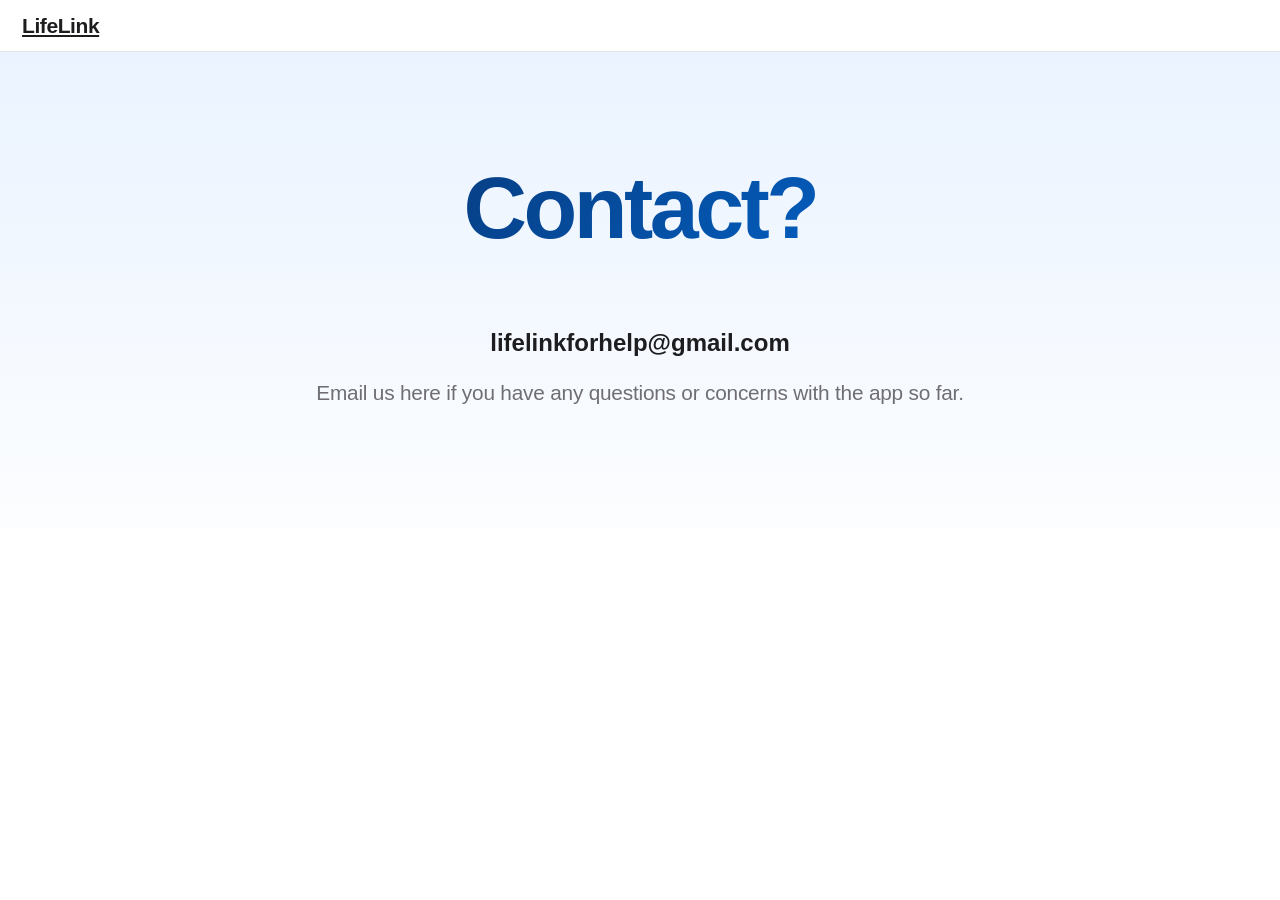
<file: contact.html>
<!DOCTYPE html>
<html>
    <head>
        <meta charset="UTF-8">
        <title>Privacy Policy</title>
        <link rel="stylesheet" href="style.css">
    </head>
    <body>
        <nav>
           <a href="index.html" class="logo">LifeLink</a>
        </nav>
        <main id="content_main">
           <h1>Contact?</h1>
           <br>
           <br>

           <h2>lifelinkforhelp@gmail.com</h2>
           <p>Email us here if you have any questions or concerns with the app so far.</p>


           



        </main>
      

    </body>
</html>
</file>
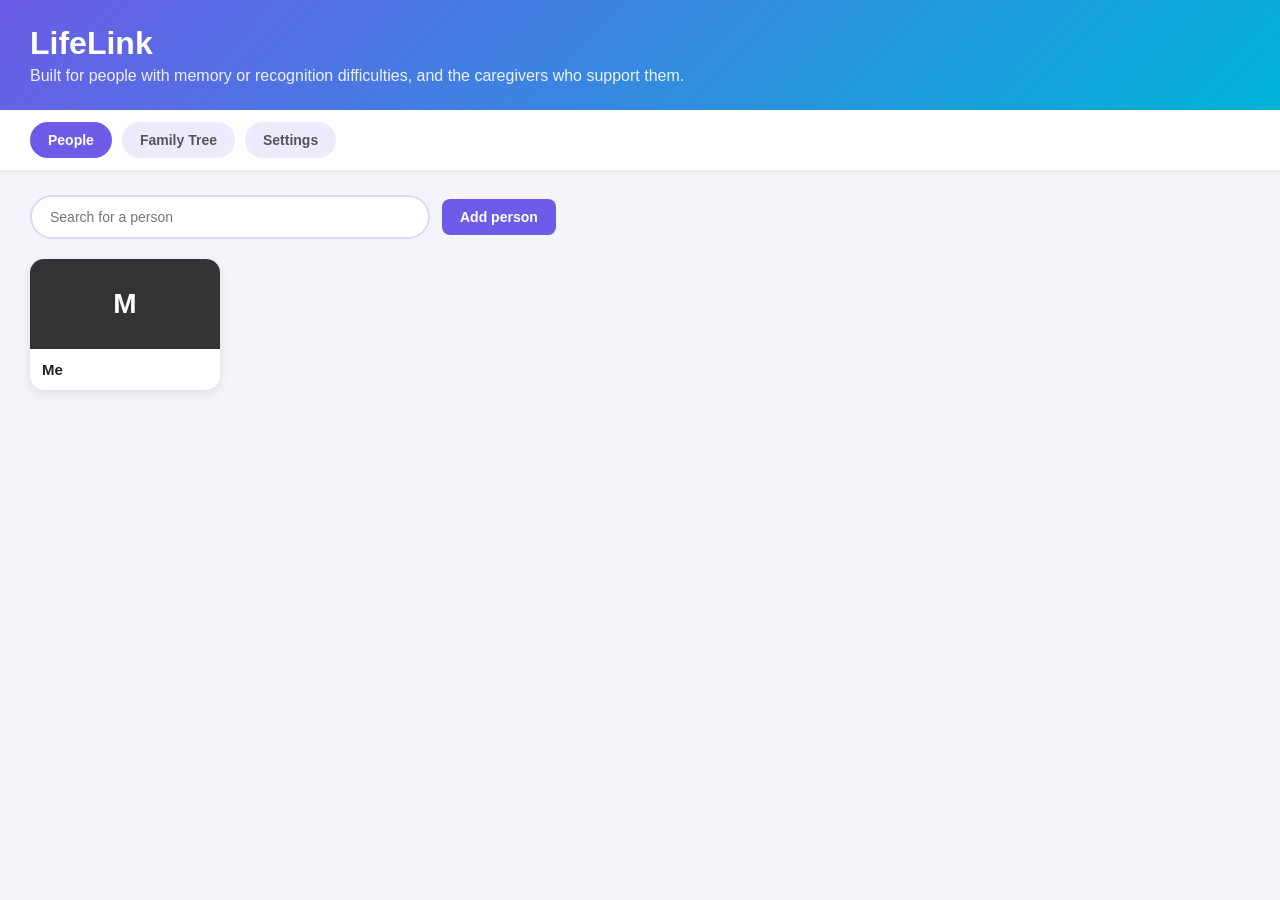
<file: homepage.html>
<!DOCTYPE html>
<html>
    <head>
        <meta charset="UTF-8">
        <title>LifeLink</title>
        <link rel="stylesheet" href="style.css">
    </head>

    <body>
        <div class="header">
            <h1>LifeLink</h1>
            <p>Built for people with memory or recognition difficulties, and the caregivers who support them.</p>

        </div>

        <div class="nav-bar">
            <button class="tab-button" id="tab-people" onclick="showPage('people')">People</button>
            <button class="tab-button" id="tab-tree" onclick="showPage('tree')">Family Tree</button>
            <button class="tab-button" id="tab-contact" onclick="showPage('settings')">Settings</button>
        </div>

        <div class="content">
            <div style="display: flex; gap: 12px; align-items: center; margin-bottom: 20px; flex-wrap: wrap;">
            <input 
                type="text"
                id="search-input"
                placeholder="Search for a person"
                oninput="filterPeople()"
                style="margin-bottom:0;">
                <button class="btn" onclick="openNewPersonPopup()">Add person</button>


            </div>

            <div class="photo_ofperson" id="person-photo">

            </div>

            <div id="page_details" class="hidden">
                <button class="backbutton" onclick="showPage('people')">Back to people</button>
                <h1 id="detail_name"></h1>
                <p id="relations" style="color:#777777;"></p>

                <label for="photo-upload" class="custom-photo">
                    Choose photos
                </label>
                <input type="file" id="photo-upload" accept="image/*,.heic,.heif,.avif,.tif,.tiff,.bmp,.webp" multiple/>
                <p style="color:#999999; font-size:13px; margin-top:-10px;">You can also paste a copied image with Ctrl+V (or Cmd+V on Mac).</p>
                <div id="photo-grid"></div>

                <div class="notes-piece">Notes</div>
                <div id="notes"></div>

                
                <!--FEATURE: ADDING NOTE QUESTIONS! PATIENTS CAN PUT THE CHARACTERISTICS THE PERSON HAS TO RECOGNIZE THEM MORE EFFICIENTLY!!-->
               
                <label for="note-voice">How do they sound like?</label>
                <textarea id="note-voice" rows="3" placeholder="Deep man voice, squeaky voice etc"></textarea>
                <label for="note-hair">Hair features</label>
                <textarea id="note-hair" rows="3" placeholder="Black hair, brown hair, yellow dye hair etc"></textarea>
                <label for="note-physical">Distinct Physical features</label>
                <textarea id="note-physical" rows="3" placeholder="This can be tattoos or specific tattoo like a snake tattoo"></textarea>
                <label for="note-body">Body Type</label>
                <textarea id="note-body" rows="3" placeholder="Are they skinny, have muscle body etc"></textarea>
                <label for="note-accessories">Accessories they wear</label>
                <textarea id="note-accessories" rows="3" placeholder="A silver chain tied around their neck etc"></textarea>
                <label for="note-environment">Environment you see this person in?</label>
                <textarea id="note-environment" rows="3" placeholder="Do you see this person most frequently where"></textarea>
                <label for="note">Add a note:</label>
                <textarea id="note" rows="3" placeholder="Any other notes about this person?"></textarea>
               
                <button class="btn" onclick="addNote()">Add Note</button>

                <button class="delete_button" id="remove-person-button" onclick="removePerson()">Remove person</button>
            </div>

           
      


            <div id="page_tree" class="hidden">
                <div class="section-title" style="margin-top: 0;">Family Tree</div>
                <p style="color:#777777">New people are linked to a parent if you are related to them. People like friends would have a separate branch. Scroll or use + / - to zoom.</p>
                <div class="tree-viewport" id="tree-viewport">
                    <div class="tree-controls">
                        <button onclick="zoomTree(1.2)">+</button>
                        <button onclick="zoomTree(1/1.2)">-</button>
                        <button onclick="centerTreeOnMe()">Me</button>
                    </div>
                    <div class="tree-canvas" id="tree-container"></div>
                </div>
            </div>

            <div id="page-settings" class="hidden">
                <div class="section-title" style="margin-top: 0;">Settings</div>

                <div class="settings_of_items">
                    <div class="title">Log Out?</div>
                    <div class="description">By clicking this button, you are logging out of your account! But you can always sign in later!</div>
                    <button class="delete_button" id="logout-button" style="display:none;" onclick="location.href='index.html'">Log Out</button>
                    
                </div>
            </div>

        </div>
    

<script>

    const colorPalette = ["#6C5CE7", "#00B894", "#FD79A8", "#E17055", "#0984E3", "#00B4D8", "#F9A826"];
    
    const myID = 0;

    let people = [
        {
            id: myID,
            name: "Me",
            relation: "This is you",
            color: "#333333",
            motherId: null,
            fatherId: null,
            stepmotherIds: [],
            stepfatherIds: [],
            spouseIds: [],
            photos: [],
            notes: []
        
        }
    ];

    let nextPersonId = 1;

    let currentPersonId = null;






    //CHALLENGE I HAVE FACED 1: Earlier the website loses data when refreshed. To prevent that I implemented a save data function and load data function to store it in the indexedDB.  

    let dbPromise = null;

    function openDatabase() {
        if (dbPromise) return dbPromise;
        dbPromise = new Promise(function (resolve, reject) {
            const request = indexedDB.open("lifelink-db", 1);
            request.onupgradeneeded = function () { request.result.createObjectStore("store"); };
            request.onsuccess = function () { resolve(request.result); };
            request.onerror = function () { reject(request.error); };
        });
        return dbPromise;
    }

    function saveData() {
        return openDatabase().then(function (db) {
            return new Promise(function (resolve, reject) {
                const tx = db.transaction("store", "readwrite");
                tx.objectStore("store").put({ people: people, nextPersonId: nextPersonId }, "data");
                tx.oncomplete = resolve;
                tx.onerror = function () { reject(tx.error); };
            });
        }).catch(function (err) { console.error("Could not save:", err); });
    }

    function loadData() {
        return openDatabase().then(function (db) {
            return new Promise(function (resolve) {
                const request = db.transaction("store").objectStore("store").get("data");
                request.onsuccess = function () { resolve(request.result || null); };
                request.onerror = function () { resolve(null); };
            });
        }).catch(function () { return null; });
    }

    function showPage(pageName) {

        document.getElementById("search-input").parentElement.classList.add("hidden");
        document.getElementById("person-photo").classList.add("hidden");
        document.getElementById("page_tree").classList.add("hidden");
        document.getElementById("page-settings").classList.add("hidden");
        document.getElementById("page_details").classList.add("hidden");


        document.getElementById("tab-people").classList.remove("active");
        document.getElementById("tab-tree").classList.remove("active");
        document.getElementById("tab-contact").classList.remove("active");

        document.getElementById("logout-button").style.display = (pageName === "settings") ? "" : "none";

        if (pageName === "people") {
            document.getElementById("search-input").parentElement.classList.remove("hidden");
            document.getElementById("person-photo").classList.remove("hidden");
            document.getElementById("tab-people").classList.add("active");
            renderPersonGrid();
        } else if (pageName === "tree") {
            document.getElementById("page_tree").classList.remove("hidden");
            document.getElementById("tab-tree").classList.add("active");
            renderFamilyTree();
        } else if (pageName === "settings") {
            document.getElementById("page-settings").classList.remove("hidden");
            document.getElementById("tab-contact").classList.add("active");
        } else if (pageName === "details") {
            document.getElementById("page_details").classList.remove("hidden");
        }
    }

    function showDetailsPage(personId) {

        currentPersonId = personId;
        showPage("details");
        renderDetailPage();

    }


    // Challenge #2: ThE SEARCH INPUT DID NOT WORK WHEN I WAS SEARCHING UP EACH CHARACTERISTIC. TO SOLVE THIS, I HAD IMPLEMENTED A FOR LOOP WITH THE PERSON MATCHES PERSON CODE TO SEE EACH PERSON'S CARD NOTES.



    function renderPersonGrid() {
        const searchTerm = document.getElementById("search-input").value.toLowerCase();
        const grid = document.getElementById("person-photo");
        grid.innerHTML = "";


        for (let i = 0; i < people.length; i++) {
            const person = people[i];

            if (searchTerm !== "" && !PersonMatchesPerson(person, searchTerm)) {
                continue;
            }

            const card = document.createElement("div");
            card.className = "person-card";
            card.onclick = function() {
                showDetailsPage(person.id);
            };

            let thumbnailHtml;

            if(person.photos.length > 0) {
                thumbnailHtml = 
                '<div class="color-top" style="background-color:' + person.color + '">' +
                '<img src="' + person.photos[0] + '" alt="Person Photo">' +
                '</div>';

            } else {
                thumbnailHtml =
                '<div class="color-top" style="background-color:' + person.color + '">' +
                getInitials(person.name) +
                '</div>';
            }

            card.innerHTML =
            thumbnailHtml +
            '<div class="card-body">' +
            '<div class="person-name">' + escapeText(person.name) + '</div>' +
            '</div>';

            grid.appendChild(card);
        }
    }

    function PersonMatchesPerson(person, searchTerm) {
        if (person.name.toLowerCase().includes(searchTerm)) {
            return true;
        }
        if (person.relation.toLowerCase().includes(searchTerm)) {
            return true;
        }

        for (let i = 0; i < person.notes.length; i++) {
            if (person.notes[i].text.toLowerCase().includes(searchTerm)) {
                return true;
            }
        }
        return false;
    }

    function filterPeople() {
        renderPersonGrid();
    }

    function getInitials(name) {
        const names = name.split(" ");
        let initials = "";
        for (let i = 0; i < names.length; i++) {
            if (names[i].length > 0) {
                initials += names[i][0].toUpperCase();
            }
        }
        return initials;
    }

    function openNewPersonPopup() {
        const name = prompt("Enter the person's name:");
        if (!name || name.trim() === "") {
            return;
        }

        if (personNameAlreadyExists(name)) {
            alert("A person with this name already exists.");
            return;
        }

        const relation = prompt("Enter your relation to this person (e.g. mother, half sister mother, sibling wife, Theo daughter, cousin):");
        if (relation === null) {
            return;
        }

        const color = colorPalette[people.length % colorPalette.length];
        const link = resolveFamilyLink(relation);

        if (link.type === "missing-anchor") {
            alert("Add your " + link.role + " first, then you can add their " + relation + ".");
            return;
        }
        if (link.type === "unclear-anchor") {
            alert("There's more than one " + link.role + " on the tree, so the app can't tell which one you mean. Try using their name instead, like \"Theo " + relation.split(" ").slice(-1)[0] + "\".");
            return;
        }
        if (link.type === "anchor-not-found") {
            alert("Couldn't find anyone named \"" + link.text + "\" on the tree. Add them first, or check the spelling.");
            return;
        }
        if (link.type === "half-sibling-unclear") {
            alert("Which side is " + name + " related on? Try \"half sister mother\" or \"half brother father\".");
            return;
        }
        if (link.type === "none") {
            alert("Couldn't figure out how " + name + " is related to you. Try using a different relation, like \"mother\", \"sister\", or \"Theo daughter\".");
            return;
        }




       
        let newMotherId = null;
        let newFatherId = null;
        let flipSlot = null;
        let flipAnchorId = null;
        let spouseAnchorId = null;
        let niblingUnclear = false;
        let newStepFatherIds = [];
        let newStepMotherIds = [];

        if (link.type === "become-parent") {

            flipSlot = link.slot;
            flipAnchorId = link.anchorId;

        } else if (link.type === "become-parent-uncertain") {
            const anchor = getPersonById(link.anchorId);
            if (anchor.motherId === null) {
                flipSlot = "motherId";
            } else if (anchor.fatherId === null) {
                flipSlot = "fatherId";
            } else {
                alert("That person already has both a mother and father linked. Try typing \"stepmother\" or \"stepfather\" instead.");
                return;
            }
            flipAnchorId = link.anchorId;

        } else if (link.type === "sibling-of") {
    
            const anchor = getPersonById(link.anchorId);
            newMotherId = anchor.motherId;
            newFatherId = anchor.fatherId;
            newStepMotherIds = anchor.stepmotherIds.slice();
            newStepFatherIds = anchor.stepfatherIds.slice();

        } else if (link.type === "half-sibling") {
            if (link.slot === "motherId") {
                newMotherId = link.sharedId;
            } else if (link.slot === "fatherId") {
                newFatherId = link.sharedId;
            } else if (link.slot === "stepmotherId") {
                newStepMotherIds = [link.sharedId];
            } else if (link.slot === "stepfatherId") {
                newStepFatherIds = [link.sharedId];
            }

        } else if (link.type === "child-of") {
            if (link.slot === "motherId") {
                newMotherId = link.anchorId;
            } else {
                newFatherId = link.anchorId;
            }

        } else if (link.type === "nibling-of") {
         
            const anchor = getPersonById(link.anchorId);
            const siblings = getSiblingsOf(anchor.id);
            if (siblings.length === 1) {
                newMotherId = siblings[0].id;
            } else {
                niblingUnclear = true;
            }

        } else if (link.type === "spouse-of") {
          
            spouseAnchorId = link.anchorId;
        }
    

        const newPerson = {
            id: nextPersonId,
            name: name,
            relation: relation,
            color: color,
            motherId: newMotherId,
            fatherId: newFatherId,
            stepmotherIds: newStepMotherIds,
            stepfatherIds: newStepFatherIds,
            spouseIds: [],
            photos: [],
            notes: []
        };

        nextPersonId = nextPersonId + 1;

        people.push(newPerson);

        if (flipSlot !== null) {
            const anchor = getPersonById(flipAnchorId);
            if (flipSlot === "stepmotherId") anchor.stepmotherIds.push(newPerson.id);
            else if (flipSlot === "stepfatherId") anchor.stepfatherIds.push(newPerson.id);
            else anchor[flipSlot] = newPerson.id;
        }

        if (spouseAnchorId !== null) {
            const spouseAnchor = getPersonById(spouseAnchorId);
            spouseAnchor.spouseIds.push(newPerson.id);
            newPerson.spouseIds.push(spouseAnchor.id);
        }

        saveData();

        renderPersonGrid();

        if (niblingUnclear) {
            alert(name + " was added, but the app can't tell which sibling they belong to. Try naming the sibling directly instead, like \"Mateo sister or Joseph brother\".");
        }
    }


    function resolveFamilyLink(relationText) {

        const cleaned = relationText
            .toLowerCase()
            .replace(/[^a-z\s]/g, " ")
            .replace(/\b(my|your|our|the|a|an)\b/g, " ")
            .replace(/\s+/g, " ")
            .trim();


        if (cleaned.indexOf("half sister") !== -1 || cleaned.indexOf("half brother") !== -1) {
            const me = getPersonById(myID);
            let slot = null;

            if (cleaned.indexOf("stepmother") !== -1 || cleaned.indexOf("stepmom") !== -1) {
                slot = "stepmotherId";
            } else if (cleaned.indexOf("stepfather") !== -1 || cleaned.indexOf("stepdad") !== -1) {
                slot = "stepfatherId";
            } else if (cleaned.indexOf("mother") !== -1 || cleaned.indexOf("mom") !== -1) {
                slot = "motherId";
            } else if (cleaned.indexOf("father") !== -1 || cleaned.indexOf("dad") !== -1) {
                slot = "fatherId";
            } else if (me.motherId !== null && me.fatherId === null) {
                slot = "motherId";
            } else if (me.fatherId !== null && me.motherId === null) {
                slot = "fatherId";
            } else if (me.stepmotherIds.length === 1 && me.stepfatherIds.length === 0) {
                slot = "stepmotherId";
            } else if (me.stepfatherIds.length === 1 && me.stepmotherIds.length === 0) {
                slot = "stepfatherId";
            }

       
            if (slot === null) {
                return { type: "half-sibling-unclear" };
            }

            let sharedId = null;
            if (slot === "stepmotherId") {
                sharedId = me.stepmotherIds.length === 1 ? me.stepmotherIds[0] : null;
            } else if (slot === "stepfatherId") {
                sharedId = me.stepfatherIds.length === 1 ? me.stepfatherIds[0] : null;
            } else {
                sharedId = me[slot];
            }

            if (sharedId === null || sharedId === undefined) {
                return { type: "half-sibling-unclear" };
            }
            return { type: "half-sibling", slot: slot, sharedId: sharedId };
        }

        const roleWords = {
            mother: "mother", mom: "mother", mum: "mother",
            father: "father", dad: "father",
            stepmother: "stepmother",
            stepmom: "stepmother",
            stepfather: "stepfather",
            stepdad: "stepfather",
            parent: "parent",
            sister: "sister", brother: "brother", sibling: "sibling",
            son: "son", daughter: "daughter", child: "child", kid: "child", children: "child",
            nephew: "nephew", niece: "niece",
            wife: "spouse", husband: "spouse", spouse: "spouse",
            cousin: "cousin"
        };

        const words = cleaned.split(" ").filter(function (w) { return w.length > 0; });

   

        let roleIndex = -1;
        let role = null;
        for (let i = words.length - 1; i >= 0; i--) {
            if (roleWords[words[i]]) {
                roleIndex = i;
                role = roleWords[words[i]];
                break;
            }
        }

        if (role === null) {
            return { type: "none" };
        }

        if (role === "cousin") {
         
            return { type: "none" };
        }

        const anchorWords = words.slice(0, roleIndex);

        if (anchorWords.length === 0) {
            return resolveStep(role, myID, null);
        }

        const anchorResult = findAnchor(anchorWords.join(" "));

        if (anchorResult.type === "missing") {
            return { type: "missing-anchor", role: anchorResult.role };
        }
        if (anchorResult.type === "unclear") {
            return { type: "unclear-anchor", role: anchorResult.role };
        }
        if (anchorResult.type === "not-found") {
            return { type: "anchor-not-found", text: anchorWords.join(" ") };
        }

        return resolveStep(role, anchorResult.person.id, anchorResult.role || null);
    }

    
    function findAnchor(anchorText) {
        const me = getPersonById(myID);

        if (anchorText === "mother" || anchorText === "mom" || anchorText === "mum") {
            return me.motherId !== null
                ? { type: "found", person: getPersonById(me.motherId), role: "mother" }
                : { type: "missing", role: "mother" };
        }
        if (anchorText === "father" || anchorText === "dad") {
            return me.fatherId !== null
                ? { type: "found", person: getPersonById(me.fatherId), role: "father" }
                : { type: "missing", role: "father" };
        }
        if (anchorText === "sister" || anchorText === "brother" || anchorText === "sibling") {
            const sibs = getSiblingsOf(myID);
            if (sibs.length === 1) return { type: "found", person: sibs[0] };
            if (sibs.length === 0) return { type: "missing", role: "sibling" };
            return { type: "unclear", role: "sibling" };
        }
        if (anchorText === "cousin") {
            const cousins = getCousinsOf(myID);
            if (cousins.length === 1) return { type: "found", person: cousins[0] };
            if (cousins.length === 0) return { type: "missing", role: "cousin" };
            return { type: "unclear", role: "cousin" };
        }

        // CHALLENGE #3: EARLIER THE STEPMOTHERS AND THE STEPFATHERS WOULD REPLACE THEIR CURRENT SPOUSE, TO PREVENT THIS FROM HAPPENING. I IMPLEMENTED A SOLUTION WHERE THE STEPMOTHERS AND THE STEPFATHERS HAVE THEIR OWN UNIQUE ARRAY ALLOWING MULTIPLE OF THESE TO BE ASSOCIATED WITH ONE PERSON.
        if (anchorText === "stepmother" || anchorText === "stepmom") {
            if (me.stepmotherIds.length === 1) return { type: "found", person: getPersonById(me.stepmotherIds[0]), role: "stepmother" };
            if (me.stepmotherIds.length === 0) return { type: "missing", role: "stepmother" };
            return { type: "unclear", role: "stepmother" };
        }
        if (anchorText === "stepfather" || anchorText === "stepdad") {
            if (me.stepfatherIds.length === 1) return { type: "found", person: getPersonById(me.stepfatherIds[0]), role: "stepfather" };
            if (me.stepfatherIds.length === 0) return { type: "missing", role: "stepfather" };
            return { type: "unclear", role: "stepfather" };
        }


        const matches = people.filter(function (p) {
            return p.name.toLowerCase().indexOf(anchorText) !== -1;
        });
        if (matches.length === 1) return { type: "found", person: matches[0] };
        if (matches.length === 0) return { type: "not-found" };
        return { type: "unclear", role: "name \"" + anchorText + "\"" };
    }


    function resolveStep(role, anchorId, anchorRole) {
        if (role === "mother") {
            return { type: "become-parent", slot: "motherId", anchorId: anchorId };
        }

        // CHALLENGE 4: IMPLEMENTED A SOLUTION WHERE STEPPARENTS HAVE THEIR OWN ARRAY SO THAT THEY DO NOT REPLACE THE ORIGINAL PARENT.
        if (role === "stepmother") {
            return { type: "become-parent", slot: "stepmotherId", anchorId: anchorId };
        }
        if (role === "stepfather") {
            return { type: "become-parent", slot: "stepfatherId", anchorId: anchorId };
        }
        if (role === "father") {
            return { type: "become-parent", slot: "fatherId", anchorId: anchorId };
        }
        if (role === "parent") {
            return { type: "become-parent-uncertain", anchorId: anchorId };
        }
        if (role === "sister" || role === "brother" || role === "sibling") {
            return { type: "sibling-of", anchorId: anchorId };
        }
        if (role === "son" || role === "daughter" || role === "child") {
            const slot = (anchorRole === "father" || anchorRole === "stepfather") ? "fatherId" : "motherId";
            return { type: "child-of", slot: slot, anchorId: anchorId };
        }
        if (role === "nephew" || role === "niece") {
            return { type: "nibling-of", anchorId: anchorId };
        }
        if (role === "spouse") {
            return { type: "spouse-of", anchorId: anchorId };
        }
        return { type: "none" };
    }


    function getSiblingsOf(personId) {
        const person = getPersonById(personId);
        if (!person) return [];
        return people.filter(function (p) {
            if (p.id === personId) return false;
            return (person.motherId !== null && p.motherId === person.motherId) ||
                   (person.fatherId !== null && p.fatherId === person.fatherId);
        });
    }


    function getCousinsOf(personId) {
        const person = getPersonById(personId);
        if (!person) return [];

        const parentIds = [];
        if (person.motherId !== null) parentIds.push(person.motherId);
        if (person.fatherId !== null) parentIds.push(person.fatherId);

        let auntsAndUncles = [];
        for (let i = 0; i < parentIds.length; i++) {
            auntsAndUncles = auntsAndUncles.concat(getSiblingsOf(parentIds[i]));
        }

        let cousins = [];
        for (let i = 0; i < auntsAndUncles.length; i++) {
            const theirKids = people.filter(function (p) {
                return p.motherId === auntsAndUncles[i].id || p.fatherId === auntsAndUncles[i].id;
            });
            cousins = cousins.concat(theirKids);
        }

        const uniqueCousins = [];
        for (let i = 0; i < cousins.length; i++) {
            if (uniqueCousins.indexOf(cousins[i]) === -1) {
                uniqueCousins.push(cousins[i]);
            }
        }
        return uniqueCousins;
    }

    function personNameAlreadyExists(name) {
        const NameToCheck = name.trim().toLowerCase();
        for (let i = 0; i < people.length; i++) {
            if (people[i].name.trim().toLowerCase() === NameToCheck) {
                return true;
            }
        }
        return false;
    }

    function getPersonById(id) {
        for (let i = 0; i < people.length; i++) {
            if (people[i].id === id) {
                return people[i];
            }
        }
        return null;
    }

    function getCurrentPerson() {
        for(let i=0; i < people.length; i++){
            if(people[i].id === currentPersonId){
                return people[i];
            }
        }
        return null;
    }

    function renderDetailPage(){
        const person = getCurrentPerson();
        
        if(person === null){
            showPage("people");
            return;
        }

        document.getElementById("detail_name").textContent = person.name;
        document.getElementById("relations").textContent = person.relation;

        document.getElementById("remove-person-button").style.display = person.id === myID ? "none" : "";


        const photoGrid = document.getElementById("photo-grid");

        photoGrid.innerHTML = "";

        for(let i = 0; i < person.photos.length; i++){
            const img = document.createElement("img");
            img.src = person.photos[i];
            photoGrid.appendChild(img);
        }


        const NotesList = document.getElementById("notes");

        NotesList.innerHTML = "";

        if(person.notes.length === 0 ) {
            NotesList.innerHTML = "<p style='color:#999999'>No Notes about this person.</p>";
        } else {
            for(let i = person.notes.length - 1; i >= 0; i--){
                const notes = person.notes[i];

                const noteDiv = document.createElement("div");

                noteDiv.className = "note";

                noteDiv.innerHTML = "<div><b>" + escapeText(notes.label || "Note") + ":</b> " + escapeText(notes.text) + "</div>";

                NotesList.appendChild(noteDiv);
            }
        }

        noteFields.forEach(function (field) {
            document.getElementById(field.id).value = "";
        });
    }

    const noteFields = [
        { id: "note-voice", label: "Voice" },
        { id: "note-hair", label: "Hair features" },
        { id: "note-physical", label: "Distinct physical features" },
        { id: "note-body", label: "Body type" },
        { id: "note-accessories", label: "Accessories" },
        { id: "note-environment", label: "Where you see them" },
        { id: "note", label: "Other notes" }
    ];

    function addNote(){
        const person = getCurrentPerson();
        if (person === null) return;

        const today = new Date();
        let added = false;

        noteFields.forEach(function (field) {
            const text = document.getElementById(field.id).value.trim();
            if (text === "") return;
            person.notes.push({ label: field.label, text: text, date: today.toLocaleDateString() });
            added = true;
        });

        if (!added) return;
        saveData();
        renderDetailPage();
    }

    function removePerson() {
        const person = getCurrentPerson();
        if (person === null || person.id === myID) return;

        const sure = confirm("Remove " + person.name + "? This cannot be undone.");
        if (!sure) return;

        people = people.filter(function (p) { return p.id !== person.id; });

        people.forEach(function (p) {
            if (p.motherId === person.id) p.motherId = null;
            if (p.fatherId === person.id) p.fatherId = null;
            p.stepmotherIds = p.stepmotherIds.filter(function (id) { return id !== person.id; });
            p.stepfatherIds = p.stepfatherIds.filter(function (id) { return id !== person.id; });
            p.spouseIds = p.spouseIds.filter(function (id) { return id !== person.id; });
        });

        currentPersonId = null;
        saveData();
        showPage("people");
    }

  
    const photoMimeByExt = {
        jpg: "image/jpeg", jpeg: "image/jpeg", png: "image/png", gif: "image/gif",
        webp: "image/webp", bmp: "image/bmp", svg: "image/svg+xml", avif: "image/avif",
        tif: "image/tiff", tiff: "image/tiff", heic: "image/heic", heif: "image/heif"
    };

    function loadScriptOnce(src) {
        return new Promise(function (resolve, reject) {
            const s = document.createElement("script");
            s.src = src;
            s.onload = resolve;
            s.onerror = reject;
            document.head.appendChild(s);
        });
    }

    function convertPhoto(file, callback) {
        const ext = (file.name || "").split(".").pop().toLowerCase();

        if (ext === "heic" || ext === "heif" || file.type === "image/heic" || file.type === "image/heif") {
            loadScriptOnce("https://cdn.jsdelivr.net/npm/heic2any@0.0.4/dist/heic2any.min.js")
                .then(function () { return heic2any({ blob: file, toType: "image/jpeg", quality: 0.9 }); })
                .then(function (result) { callback(Array.isArray(result) ? result[0] : result); })
                .catch(function () { callback(null); });
        } else if (ext === "tif" || ext === "tiff") {
            Promise.all([file.arrayBuffer(), loadScriptOnce("https://cdn.jsdelivr.net/npm/utif@3.1.0/UTIF.js")])
                .then(function (parts) {
                    const buffer = parts[0];
                    const ifds = UTIF.decode(buffer);
                    UTIF.decodeImage(buffer, ifds[0]);
                    const rgba = UTIF.toRGBA8(ifds[0]);
                    const canvas = document.createElement("canvas");
                    canvas.width = ifds[0].width;
                    canvas.height = ifds[0].height;
                    canvas.getContext("2d").putImageData(new ImageData(new Uint8ClampedArray(rgba), canvas.width, canvas.height), 0, 0);
                    canvas.toBlob(callback, "image/jpeg", 0.9);
                })
                .catch(function () { callback(null); });
        } else {
            callback(null);
        }
    }

    function readPhotoFile(file, callback, alreadyConverted) {
        const reader = new FileReader();
        reader.onerror = function () { callback(null); };
        reader.onload = function (event) {
            let dataUrl = event.target.result;

            
            if (dataUrl.indexOf("data:application/octet-stream") === 0 || dataUrl.indexOf("data:;") === 0) {
                const ext = (file.name || "").split(".").pop().toLowerCase();
                dataUrl = dataUrl.replace(/^data:[^;]*;/, "data:" + (photoMimeByExt[ext] || "image/jpeg") + ";");
            }

            const img = new Image();
            img.onload = function () {
                
                if (!img.naturalWidth || /^data:image\/(gif|svg)/.test(dataUrl)) {
                    callback(dataUrl);
                    return;
                }
                
                
                const scale = Math.min(1, 1600 / Math.max(img.naturalWidth, img.naturalHeight));
                const canvas = document.createElement("canvas");
                canvas.width = Math.round(img.naturalWidth * scale);
                canvas.height = Math.round(img.naturalHeight * scale);
                const ctx = canvas.getContext("2d");
                ctx.fillStyle = "#ffffff";
                ctx.fillRect(0, 0, canvas.width, canvas.height);
                ctx.drawImage(img, 0, 0, canvas.width, canvas.height);
                try {
                    callback(canvas.toDataURL("image/jpeg", 0.9));
                } catch (err) {
                    callback(dataUrl);
                }
            };
            img.onerror = function () {
                if (alreadyConverted) { callback(null); return; }
                
                convertPhoto(file, function (blob) {
                    if (!blob) { callback(null); return; }
                    readPhotoFile(blob, callback, true);
                });
            };
            img.src = dataUrl;
        };
        reader.readAsDataURL(file);
    }

    function addPhoto() {
        const person = getCurrentPerson();
        if (person === null) return;

        const fileInput = document.getElementById("photo-upload");
        const files = Array.from(fileInput.files);
        if (files.length === 0) return;
        addPhotoFiles(files, function () { fileInput.value = ""; });
    }
    document.getElementById("photo-upload").addEventListener("change", addPhoto);

    function addPhotoFiles(files, onDone) {
        const person = getCurrentPerson();
        if (person === null || files.length === 0) {
            if (onDone) onDone();
            return;
        }

        let remaining = files.length;
        function oneDone() {
            remaining = remaining - 1;
            if (remaining === 0) {
                saveData();
                renderDetailPage();
                if (onDone) onDone();
            }
        }

        files.forEach(function (file) {
            readPhotoFile(file, function (dataUrl) {
                if (dataUrl) {
                    person.photos.push(dataUrl);
                } else {
                    alert("\"" + (file.name || "pasted image") + "\" couldn't be opened. RAW camera files (CR2, NEF, DNG) aren't supported by browsers, so try a different format.");
                }
                oneDone();
            });
        });
    }

    document.addEventListener("paste", function (e) {
        if (document.getElementById("page_details").classList.contains("hidden")) return;
        if (!getCurrentPerson()) return;

        const items = (e.clipboardData && e.clipboardData.items) || [];
        const pastedFiles = [];
        for (let i = 0; i < items.length; i++) {
            if (items[i].type.indexOf("image") === 0) {
                pastedFiles.push(items[i].getAsFile());
            }
        }
        if (pastedFiles.length > 0) {
            e.preventDefault();
            addPhotoFiles(pastedFiles);
        }
    });



    function hasAny(list, ids) {
        return (list || []).some(function (id) { return ids.indexOf(id) !== -1; });
    }

    function findPartners(person) {
        const partners = [];

        person.spouseIds.forEach(function (id) {
            const s = getPersonById(id);
            if (s) partners.push(s);
        });

      
        people.forEach(function (other) {
            if (other.id === person.id || partners.indexOf(other) !== -1) return;

            const sharedChild = people.some(function (child) {
                return (child.motherId === person.id && child.fatherId === other.id) ||
                       (child.fatherId === person.id && child.motherId === other.id);
            });

            if (sharedChild) {
                partners.push(other);
            }
        });
        return partners;
    }

    function getChildrenOf(personId, partnerIds) {
        return people.filter(function (p) {
            return p.motherId === personId || p.fatherId === personId ||
                   partnerIds.some(function (pid) { return p.motherId === pid || p.fatherId === pid; });
        });
    }




    let treeView = { x: 0, y: 0, scale: 1 };
    let mePosition = null;

    function applyTreeView() {
        document.getElementById("tree-container").style.transform =
            "translate(" + treeView.x + "px," + treeView.y + "px) scale(" + treeView.scale + ")";
    }

    function zoomTree(factor, px, py) {
        const viewport = document.getElementById("tree-viewport");
        if (px === undefined) {
            px = viewport.clientWidth / 2;
            py = viewport.clientHeight / 2;
        }
        const newScale = Math.min(2.5, Math.max(0.2, treeView.scale * factor));
        const real = newScale / treeView.scale;
        treeView.x = px - (px - treeView.x) * real;
        treeView.y = py - (py - treeView.y) * real;
        treeView.scale = newScale;
        applyTreeView();
    }

    function centerTreeOnMe() {
        const viewport = document.getElementById("tree-viewport");
        if (!mePosition) return;
        treeView.scale = 1;
        treeView.x = viewport.clientWidth / 2 - mePosition.x;
        treeView.y = viewport.clientHeight / 2 - mePosition.y;
        applyTreeView();
    }

    (function setupTreeZoom() {
        const viewport = document.getElementById("tree-viewport");
        viewport.addEventListener("wheel", function (e) {
            e.preventDefault();
            const rect = viewport.getBoundingClientRect();
            zoomTree(e.deltaY < 0 ? 1.1 : 1 / 1.1, e.clientX - rect.left, e.clientY - rect.top);
        }, { passive: false });
    })();



    function buildBranch(personId, visited, skipKids) {
        if (visited.indexOf(personId) !== -1) return null;

        const person = getPersonById(personId);
        const partners = findPartners(person);

        const members = [person];
        visited.push(person.id);
        partners.forEach(function (p) {
            if (visited.indexOf(p.id) === -1) {
                members.push(p);
                visited.push(p.id);
            }
        });

        const memberSiblings = [];
        const memberStepAncestors = [];
        const memberAncestors = members.map(function (member) {
            const parentId = member.fatherId !== null ? member.fatherId : member.motherId;

       
            const stepBranches = [];
            [["stepmotherIds", "mother"], ["stepfatherIds", "father"]].forEach(function (pair) {
                (member[pair[0]] || []).forEach(function (stepParentId) {
                    if (getPersonById(stepParentId) && visited.indexOf(stepParentId) === -1) {
                        const stepBranch = buildBranch(stepParentId, visited);
                        if (stepBranch) {
                            stepBranch.stepKind = pair[1];
                            stepBranch.isStep = true;
                            stepBranches.push(stepBranch);
                        }
                    }
                });
            });
            memberStepAncestors.push(stepBranches);

            if (parentId !== null && visited.indexOf(parentId) === -1) {
                const ancestorBranch = buildBranch(parentId, visited);
                if (ancestorBranch) {
                    memberSiblings.push(ancestorBranch.children);
                    ancestorBranch.children = [];
                    return ancestorBranch;
                }
            }
            memberSiblings.push([]);
            return null;
        });

        const node = { members: members, memberAncestors: memberAncestors, memberStepAncestors: memberStepAncestors, memberSiblings: memberSiblings, children: [] };

        if (!skipKids) {
            const kids = getChildrenOf(person.id, members.slice(1).map(function (m) { return m.id; }));
            kids.forEach(function (kid) {
                if (visited.indexOf(kid.id) === -1) {
                    const childBranch = buildBranch(kid.id, visited);
                    if (childBranch) node.children.push(childBranch);
                }
            });
        }

        return node;
    }

    function aboveBranches(node, i) {
        const list = [];
        node.memberStepAncestors[i].forEach(function (stepBranch) {
            if (stepBranch.stepKind === "mother") list.push(stepBranch);
        });
        if (node.memberAncestors[i]) list.push(node.memberAncestors[i]);
        node.memberStepAncestors[i].forEach(function (stepBranch) {
            if (stepBranch.stepKind === "father") list.push(stepBranch);
        });
        return list;
    }

    function assignRows(node, row) {
        node.row = row;
        node.members.forEach(function (m, i) {
            aboveBranches(node, i).forEach(function (branch) { assignRows(branch, row - 1); });
            node.memberSiblings[i].forEach(function (sib) { assignRows(sib, row); });
        });
        node.children.forEach(function (child) { assignRows(child, row + 1); });
    }

    function renderFamilyTree(){
        const canvas = document.getElementById("tree-container");
        canvas.innerHTML = "";
        mePosition = null;

        if(people.length === 0){
            canvas.innerHTML = "<p style='color:#999999;'>No one has been added yet.</p>";
            return;
        }

        const COUPLE_GAP = 40, SIBLING_GAP = 30, TREE_GAP = 90, ROW_GAP = 100, PAD = 60;

        const probe = document.createElement("div");
        probe.className = "tree-node";
        probe.appendChild(buildPersonCard(people[0]));
        canvas.appendChild(probe);
        const NODE_W = Math.max(140, probe.firstChild.offsetWidth + 24);
        canvas.removeChild(probe);

        
        const visited = [];
        const rootNodes = [buildBranch(myID, visited)];

 
        people.forEach(function (p) {
            if (visited.indexOf(p.id) !== -1) return;
            const motherOnTree = p.motherId !== null && getPersonById(p.motherId) && visited.indexOf(p.motherId) === -1;
            const fatherOnTree = p.fatherId !== null && getPersonById(p.fatherId) && visited.indexOf(p.fatherId) === -1;
            if (motherOnTree || fatherOnTree) return;
            const branch = buildBranch(p.id, visited);
            if (branch) rootNodes.push(branch);
        });

        people.forEach(function (p) {
            if (visited.indexOf(p.id) === -1) {
                const branch = buildBranch(p.id, visited);
                if (branch) rootNodes.push(branch);
            }
        });

        rootNodes.forEach(function (root) { assignRows(root, 0); });

        
      
        function measure(node) {
            node.memberColumnWidths = node.members.map(function (m, i) {
                let aboveWidth = 0;
                aboveBranches(node, i).forEach(function (branch, j) {
                    measure(branch);
                    aboveWidth += branch.width + (j > 0 ? SIBLING_GAP : 0);
                });
                return Math.max(NODE_W, aboveWidth);
            });
            node.unitWidth = node.memberColumnWidths.reduce(function (sum, w) { return sum + w; }, 0)
                + (node.members.length - 1) * COUPLE_GAP;


            // CHALLENGE #6: TO MAKE SURE THERE IS SPACE IN THE FAMILY TREE. I HAVE IMPLEMENTED 2 CATEGORIES FOR SIBLINGS. FOR THE LEFT SIB- WOULD HAVE SIBLINGS WOULD BE ASSOCIATED WITH FIRST MEMBER SIBLING WHILE THE RIGHT SIB- WOULD HAVE SIBLINGS ASSOCIATED WITH THEIR PARTNER.
            node.leftSibs = node.memberSiblings[0] || [];
            node.rightSibs = [].concat.apply([], node.memberSiblings.slice(1));
            node.leftWidth = 0;
            node.leftSibs.forEach(function (sib) { measure(sib); node.leftWidth += sib.width + SIBLING_GAP; });
            node.rightWidth = 0;
            node.rightSibs.forEach(function (sib) { measure(sib); node.rightWidth += sib.width + SIBLING_GAP; });

            let total = 0;
            node.children.forEach(function (child, i) {
                measure(child);
                total += child.width + (i > 0 ? SIBLING_GAP : 0);
            });
            node.childrenWidth = total;
            node.selfWidth = Math.max(node.unitWidth, total);
            node.width = node.leftWidth + node.selfWidth + node.rightWidth;
        }

        function place(node, left) {
           
            let sibLeft = left;
            node.leftSibs.forEach(function (sib) { place(sib, sibLeft); sibLeft += sib.width + SIBLING_GAP; });
            const selfLeft = left + node.leftWidth;
            sibLeft = selfLeft + node.selfWidth + SIBLING_GAP;
            node.rightSibs.forEach(function (sib) { place(sib, sibLeft); sibLeft += sib.width + SIBLING_GAP; });

            let start = selfLeft + (node.selfWidth - node.childrenWidth) / 2;
            node.children.forEach(function (child) {
                place(child, start);
                start += child.width + SIBLING_GAP;
            });
            if (node.children.length > 0) {
                node.cx = (node.children[0].cx + node.children[node.children.length - 1].cx) / 2;
                node.cx = Math.max(node.cx, selfLeft + node.unitWidth / 2);
                node.cx = Math.min(node.cx, selfLeft + node.selfWidth - node.unitWidth / 2);
            } else {
                node.cx = selfLeft + node.selfWidth / 2;
            }

            const unitLeft = node.cx - node.unitWidth / 2;
            let colX = unitLeft;
            node.cardLefts = [];
            node.members.forEach(function (m, i) {
                const colW = node.memberColumnWidths[i];
                node.cardLefts.push(colX + (colW - NODE_W) / 2);  
                const above = aboveBranches(node, i);
                let aboveWidth = 0;
                above.forEach(function (branch, j) { aboveWidth += branch.width + (j > 0 ? SIBLING_GAP : 0); });
                let aboveLeft = colX + (colW - aboveWidth) / 2;
                above.forEach(function (branch) {
                    place(branch, aboveLeft);
                    aboveLeft += branch.width + SIBLING_GAP;
                });
                colX += colW + COUPLE_GAP;
            });
        }

        const allNodes = [];
        function collect(node) {
            allNodes.push(node);
            node.members.forEach(function (m, i) {
                aboveBranches(node, i).forEach(function (branch) { collect(branch); });
                node.memberSiblings[i].forEach(collect);
            });
            node.children.forEach(collect);
        }

        let cursor = 0;
        rootNodes.forEach(function (root) {
            measure(root);
            place(root, cursor);
            cursor += root.width + TREE_GAP;
            collect(root);
        });
        const totalWidth = cursor - TREE_GAP;

     
        let minRow = 0;
        allNodes.forEach(function (node) { minRow = Math.min(minRow, node.row); });
        allNodes.forEach(function (node) { node.row = node.row - minRow; });


        const spots = {};
        const rowHeights = {};
        allNodes.forEach(function (node) {
            node.wraps = node.members.map(function (member, i) {
                const wrap = document.createElement("div");
                wrap.className = "tree-node";
                wrap.style.width = NODE_W + "px";
                wrap.style.left = (PAD + node.cardLefts[i]) + "px";
                wrap.appendChild(buildPersonCard(member));
                canvas.appendChild(wrap);
                spots[member.id] = wrap;
                rowHeights[node.row] = Math.max(rowHeights[node.row] || 0, wrap.offsetHeight);
                return wrap;
            });
        });

        const rowKeys = Object.keys(rowHeights).map(Number).sort(function (a, b) { return a - b; });
        const rowTop = {};
        let y = PAD;
        rowKeys.forEach(function (r) {
            rowTop[r] = y;
            y += rowHeights[r] + ROW_GAP;
        });
        const totalHeight = y - ROW_GAP + PAD;

        allNodes.forEach(function (node) {
            node.wraps.forEach(function (wrap) { wrap.style.top = rowTop[node.row] + "px"; });
        });

        canvas.style.width = (totalWidth + PAD * 2) + "px";
        canvas.style.height = totalHeight + "px";

        
        const NS = "http://www.w3.org/2000/svg";
        const svg = document.createElementNS(NS, "svg");
        svg.setAttribute("class", "tree-lines");
        svg.setAttribute("width", totalWidth + PAD * 2);
        svg.setAttribute("height", totalHeight);
        canvas.insertBefore(svg, canvas.firstChild);

        function addPath(d, dashed) {
            const path = document.createElementNS(NS, "path");
            path.setAttribute("d", d);
            path.setAttribute("fill", "none");
            path.setAttribute("stroke", "#8a8a8a");
            path.setAttribute("stroke-width", "2");
            path.setAttribute("stroke-linejoin", "round");
            if (dashed) path.setAttribute("stroke-dasharray", "6 5");
            svg.appendChild(path);
        }
        function centerX(wrap) { return wrap.offsetLeft + wrap.offsetWidth / 2; }

        allNodes.forEach(function (node) {
            const first = node.wraps[0];
            const firstCard = first.firstChild;
            let ax, ay;

            if (node.members.length > 1) {
                ay = first.offsetTop + firstCard.offsetHeight / 2;

                for (let k = 0; k < node.wraps.length - 1; k++) {
                    const a = node.wraps[k];
                    const b = node.wraps[k + 1];
                    const x1 = centerX(a) + a.firstChild.offsetWidth / 2;
                    const x2 = centerX(b) - b.firstChild.offsetWidth / 2;
                    addPath("M" + x1 + " " + ay + " H" + x2);
                    if (k === 0) ax = (x1 + x2) / 2;
                }
            } else {
                ax = centerX(first);
                ay = first.offsetTop + firstCard.offsetHeight;
            }

            if (node.children.length > 0) {
                const busY = rowTop[node.row] + rowHeights[node.row] + ROW_GAP / 2;
                const targets = node.children.map(function (c) { return c.wraps[0]; });

                let minX = ax, maxX = ax;
                targets.forEach(function (t) {
                    minX = Math.min(minX, centerX(t));
                    maxX = Math.max(maxX, centerX(t));
                });
        
                const stepLine = node.isStep ? true : false;
                addPath("M" + ax + " " + ay + " V" + busY + " M" + minX + " " + busY + " H" + maxX, stepLine);
                targets.forEach(function (t) {
                    addPath("M" + centerX(t) + " " + busY + " V" + t.offsetTop, stepLine);
                });
            }

            
            node.members.forEach(function (m, i) {
                const anc = node.memberAncestors[i];
                if (anc) {
                    const ancBottomY = rowTop[node.row - 1] + rowHeights[node.row - 1];
                    const ancX = anc.members.length > 1
                        ? (centerX(anc.wraps[0]) + centerX(anc.wraps[1])) / 2
                        : centerX(anc.wraps[0]);

                    const hangers = [node.wraps[i]].concat(node.memberSiblings[i].map(function (s) { return s.wraps[0]; }));
                    hangers.forEach(function (myWrap) {
                        const midY = ancBottomY + (myWrap.offsetTop - ancBottomY) / 2;
                        addPath("M" + ancX + " " + ancBottomY + " V" + midY +
                                " M" + ancX + " " + midY + " H" + centerX(myWrap) +
                                " M" + centerX(myWrap) + " " + midY + " V" + myWrap.offsetTop);
                    });
                }

                            
                node.memberStepAncestors[i].forEach(function (stepAnc) {
                    const stepBottomY = rowTop[node.row - 1] + rowHeights[node.row - 1];
                    const stepX = stepAnc.members.length > 1
                        ? (centerX(stepAnc.wraps[0]) + centerX(stepAnc.wraps[1])) / 2
                        : centerX(stepAnc.wraps[0]);
                    const stepIds = stepAnc.members.map(function (sm) { return sm.id; });
                    const stepTargets = [node.wraps[i]].concat(node.memberSiblings[i].filter(function (sib) {
                        const sibPerson = sib.members[0];
                        return hasAny(sibPerson.stepmotherIds, stepIds) || hasAny(sibPerson.stepfatherIds, stepIds);
                    }).map(function (sib) { return sib.wraps[0]; }));
                    stepTargets.forEach(function (myWrap) {
                        const midY = stepBottomY + (myWrap.offsetTop - stepBottomY) / 2;
                        addPath("M" + stepX + " " + stepBottomY + " V" + midY +
                                " M" + stepX + " " + midY + " H" + centerX(myWrap) +
                                " M" + centerX(myWrap) + " " + midY + " V" + myWrap.offsetTop, true);
                    });

                    const stepParentPerson = stepAnc.members[0];
                    const marriedToId = stepAnc.stepKind === "mother" ? m.fatherId : m.motherId;
                    const stepWrap = spots[stepParentPerson.id];
                    const marriedWrap = marriedToId !== null ? spots[marriedToId] : null;


                    // CHALLENGE 5: I HAD IMPLEMENTED A WAY WHERE THE SECOND SPOUSE WOULD BE LOCATED IN THE LEFT SIDE THAN REPLACING THE ORIGINAL SPOUSE BY DRAWING A HORIZONTAL DASHED LINE FROM THE STEP PARENT TO THE ORIGINAL PARENT.
                    if (stepWrap && marriedWrap) {
                        const leftWrap = stepWrap.offsetLeft < marriedWrap.offsetLeft ? stepWrap : marriedWrap;
                        const rightWrap = leftWrap === stepWrap ? marriedWrap : stepWrap;
                        const gapStart = leftWrap.offsetLeft + leftWrap.offsetWidth;
                        const gapEnd = rightWrap.offsetLeft;
                        let blocked = false;
                        Object.keys(spots).forEach(function (id) {
                            const other = spots[id];
                            if (other === leftWrap || other === rightWrap) return;
                            if (other.offsetTop === leftWrap.offsetTop && other.offsetLeft + other.offsetWidth > gapStart && other.offsetLeft < gapEnd) blocked = true;
                        });
                        if (!blocked) {
                            const lineY = leftWrap.offsetTop + leftWrap.firstChild.offsetHeight / 2;
                            addPath("M" + (centerX(leftWrap) + leftWrap.firstChild.offsetWidth / 2) + " " + lineY +
                                    " H" + (centerX(rightWrap) - rightWrap.firstChild.offsetWidth / 2), true);
                        } else {
                         
                            const topY = leftWrap.offsetTop;
                            addPath("M" + centerX(leftWrap) + " " + topY + " V" + (topY - 18) +
                                    " H" + centerX(rightWrap) + " V" + topY, true);
                        }
                    }
                });
            });
        });

        if (spots[myID]) {
            mePosition = {
                x: centerX(spots[myID]),
                y: spots[myID].offsetTop + spots[myID].offsetHeight / 2
            };
        }
        centerTreeOnMe();
    }

    function buildPersonCard(person) {
        const card = document.createElement("div");
        card.className = "tree-card";
        card.onclick = function() {
            showDetailsPage(person.id);
        };

        let photoHTML;
        if(person.photos.length > 0) {
            photoHTML = '<div class="tree-photo" style="background-image:url(' + person.photos[0] + ');background-size:cover;background-position:center"></div>';
        } else {
            photoHTML = '<div class="tree-photo" style="background-color:' + person.color + '">' + getInitials(person.name) + '</div>';
        }

        card.innerHTML =
        photoHTML +
        '<div class="tree-pill">' +
        '<div class="tree-name">' + escapeText(person.name) + '</div>' +
        '<div class="tree-relation">' + escapeText(person.relation) + '</div>' +
        '</div>';

        return card;
    }




    function escapeText(text) {
        if(!text) return "";
        return text
           .replace(/&/g, "&amp;")
           .replace(/</g, "&lt;")
           .replace(/>/g, "&gt;");
    }

   
    loadData().then(function (saved) {
        if (saved && saved.people && saved.people.length > 0) {
            people = saved.people;
            nextPersonId = saved.nextPersonId;
       
            people.forEach(function (p) {
                if (!p.stepmotherIds) p.stepmotherIds = (p.stepmotherId != null) ? [p.stepmotherId] : [];
                if (!p.stepfatherIds) p.stepfatherIds = (p.stepfatherId != null) ? [p.stepfatherId] : [];
                if (!p.spouseIds) p.spouseIds = (p.spouseId != null) ? [p.spouseId] : [];
                delete p.stepmotherId;
                delete p.stepfatherId;
                delete p.spouseId;
            });
        }
        showPage("people");
    });

</script>

</body>
</html>
</file>
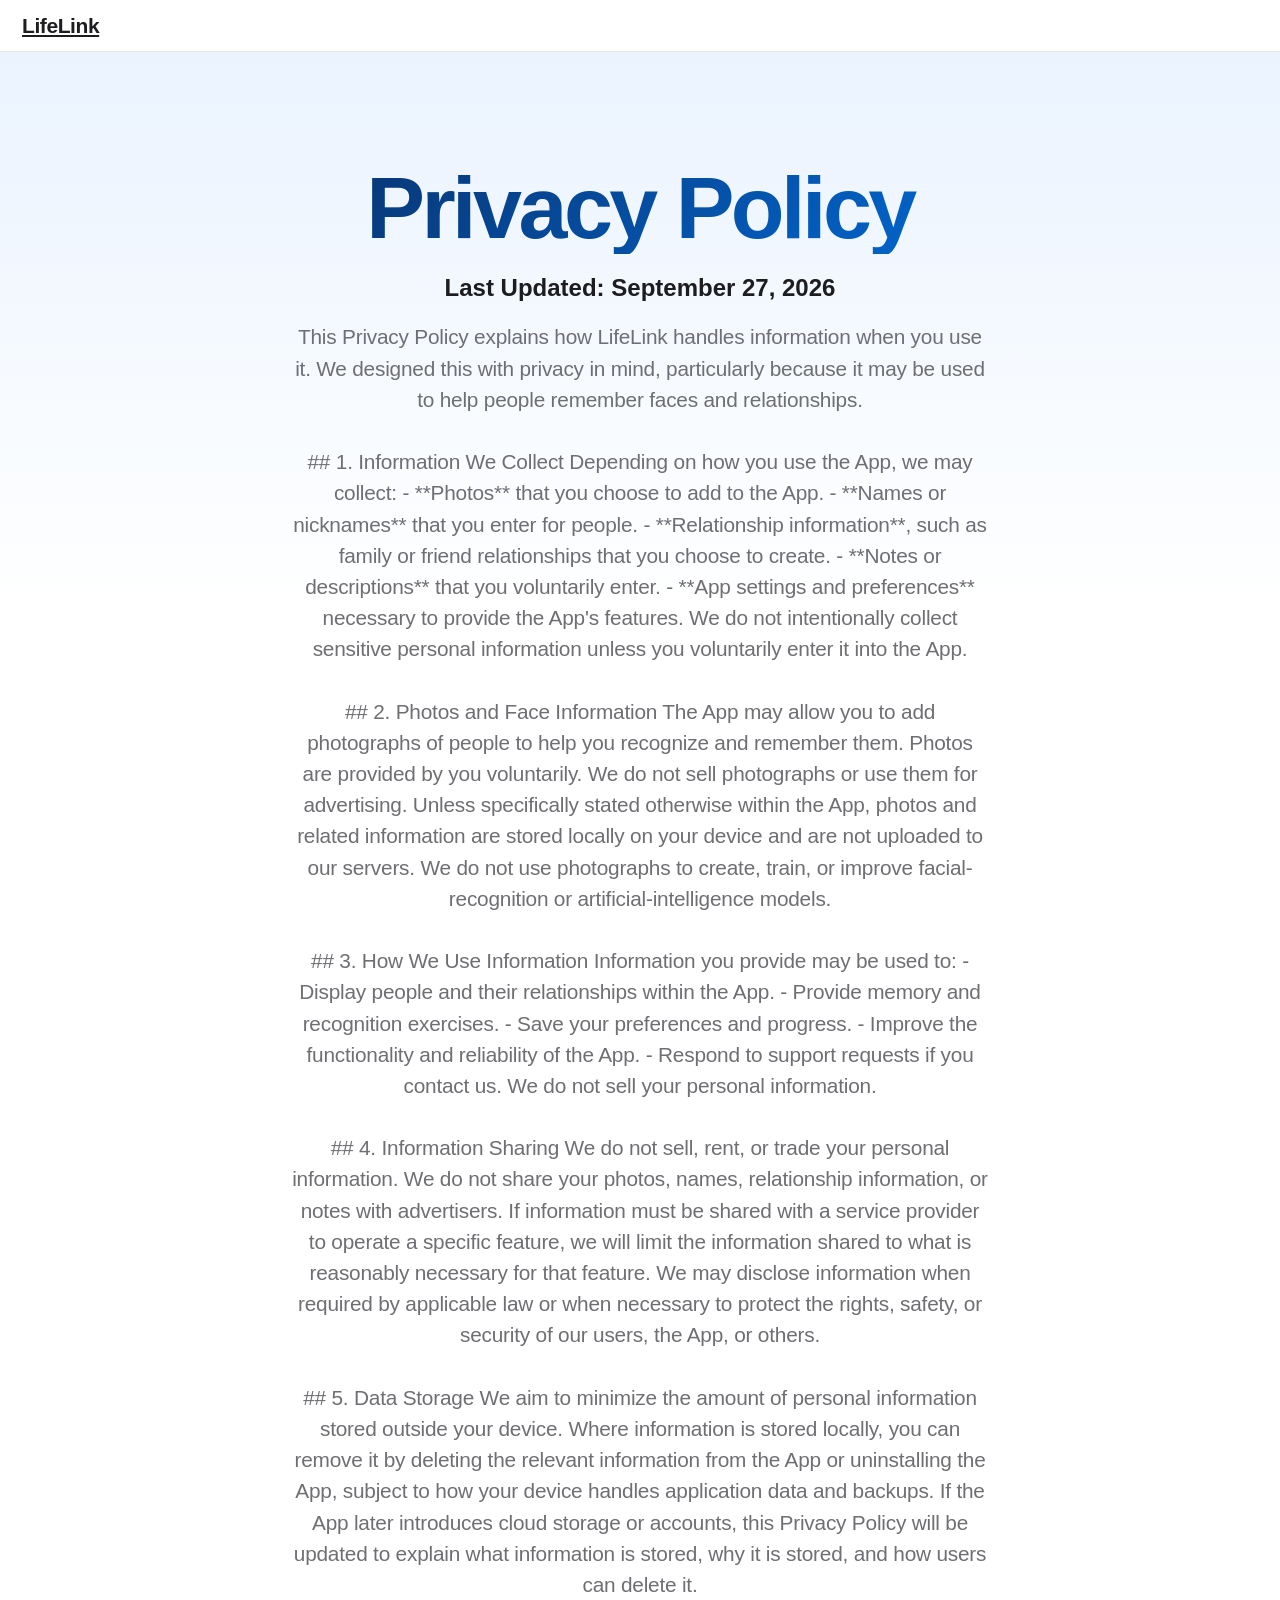
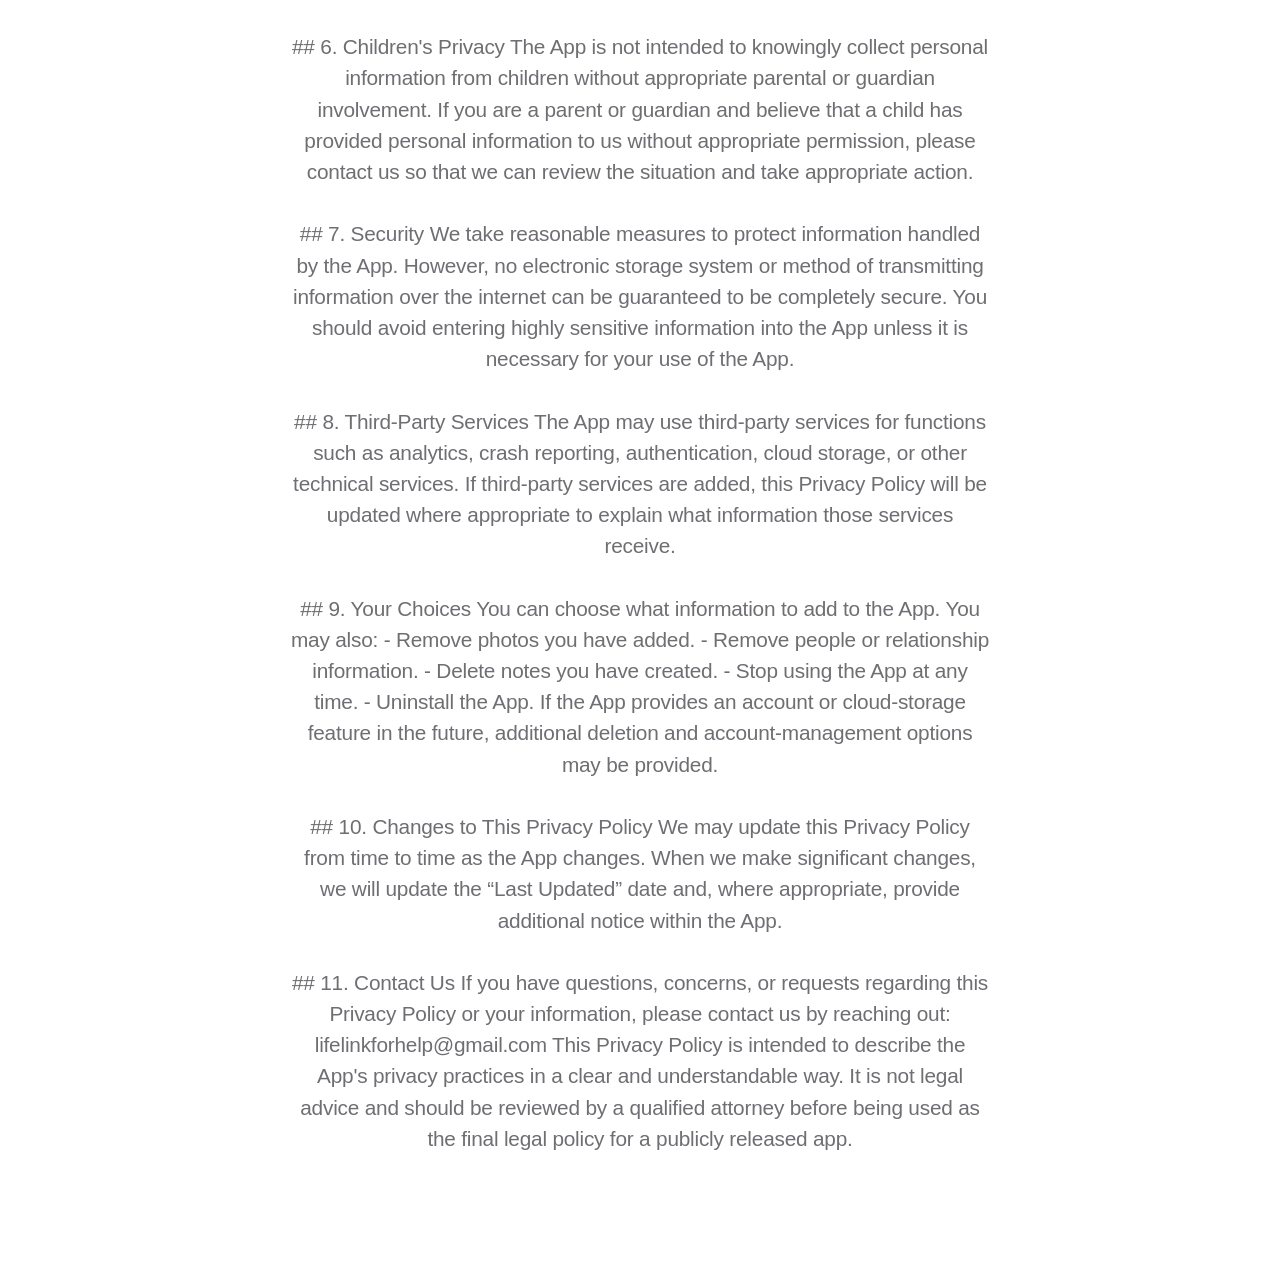
<file: privacy.html>
<!DOCTYPE html>
<html>
    <head>
        <meta charset="UTF-8">
        <title>Privacy Policy</title>
        <link rel="stylesheet" href="style.css">
    </head>
    <body>
        <nav>
           <a href="index.html" class="logo">LifeLink</a>
        </nav>
        <main id="content_main">
           <h1>Privacy Policy</h1> 

            <h2>Last Updated: September 27, 2026</h2>
            <p>This Privacy Policy explains how LifeLink handles information when you use it. We designed this with privacy in mind, particularly because it may be used to help people remember faces and relationships.

<br>
<br>

## 1. Information We Collect

Depending on how you use the App, we may collect:

- **Photos** that you choose to add to the App.
- **Names or nicknames** that you enter for people.
- **Relationship information**, such as family or friend relationships that you choose to create.
- **Notes or descriptions** that you voluntarily enter.
- **App settings and preferences** necessary to provide the App's features.

We do not intentionally collect sensitive personal information unless you voluntarily enter it into the App.
<br>
<br>

## 2. Photos and Face Information

The App may allow you to add photographs of people to help you recognize and remember them.

Photos are provided by you voluntarily. We do not sell photographs or use them for advertising.

Unless specifically stated otherwise within the App, photos and related information are stored locally on your device and are not uploaded to our servers.

We do not use photographs to create, train, or improve facial-recognition or artificial-intelligence models.
<br>
<br>

## 3. How We Use Information

Information you provide may be used to:

- Display people and their relationships within the App.
- Provide memory and recognition exercises.
- Save your preferences and progress.
- Improve the functionality and reliability of the App.
- Respond to support requests if you contact us.

We do not sell your personal information.
<br>
<br>

## 4. Information Sharing

We do not sell, rent, or trade your personal information.

We do not share your photos, names, relationship information, or notes with advertisers.

If information must be shared with a service provider to operate a specific feature, we will limit the information shared to what is reasonably necessary for that feature.

We may disclose information when required by applicable law or when necessary to protect the rights, safety, or security of our users, the App, or others.
<br>
<br>

## 5. Data Storage

We aim to minimize the amount of personal information stored outside your device.

Where information is stored locally, you can remove it by deleting the relevant information from the App or uninstalling the App, subject to how your device handles application data and backups.

If the App later introduces cloud storage or accounts, this Privacy Policy will be updated to explain what information is stored, why it is stored, and how users can delete it.
<br>
<br>

## 6. Children's Privacy

The App is not intended to knowingly collect personal information from children without appropriate parental or guardian involvement.

If you are a parent or guardian and believe that a child has provided personal information to us without appropriate permission, please contact us so that we can review the situation and take appropriate action.
<br>
<br>

## 7. Security

We take reasonable measures to protect information handled by the App.

However, no electronic storage system or method of transmitting information over the internet can be guaranteed to be completely secure.

You should avoid entering highly sensitive information into the App unless it is necessary for your use of the App.
<br>
<br>


## 8. Third-Party Services

The App may use third-party services for functions such as analytics, crash reporting, authentication, cloud storage, or other technical services.

If third-party services are added, this Privacy Policy will be updated where appropriate to explain what information those services receive.
<br>
<br>


## 9. Your Choices

You can choose what information to add to the App.

You may also:

- Remove photos you have added.
- Remove people or relationship information.
- Delete notes you have created.
- Stop using the App at any time.
- Uninstall the App.

If the App provides an account or cloud-storage feature in the future, additional deletion and account-management options may be provided.
<br>
<br>

## 10. Changes to This Privacy Policy

We may update this Privacy Policy from time to time as the App changes.

When we make significant changes, we will update the “Last Updated” date and, where appropriate, provide additional notice within the App.
<br>
<br>

## 11. Contact Us

If you have questions, concerns, or requests regarding this Privacy Policy or your information, please contact us by reaching out: lifelinkforhelp@gmail.com


This Privacy Policy is intended to describe the App's privacy practices in a clear and understandable way. It is not legal advice and should be reviewed by a qualified attorney before being used as the final legal policy for a publicly released app.
</p>
        </main>
      

    </body>
</html>
</file>
<file: style.css>
* {
  box-sizing: border-box;
}

body {
  font-family: Arial, sans-serif;
  background-color: #F4F5FA;
  color: #222222;
  margin: 0;
  padding: 0;
}


.hidden {
  display: none !important;
}

/* ===== header ===== */
.header {
  background: linear-gradient(135deg, #6C5CE7, #00B4D8);
  color: white;
  padding: 25px 30px;
}

.header h1 {
  margin: 0 0 5px 0;
}

.header p {
  margin: 0;
  opacity: 0.9;
}


.nav-bar {
  display: flex;
  gap: 10px;
  background-color: white;
  padding: 12px 30px;
  box-shadow: 0 2px 6px rgba(0,0,0,0.08);
}

.tab-button {
  font-family: inherit;
  font-size: 14px;
  font-weight: bold;
  padding: 10px 18px;
  border: none;
  border-radius: 20px;
  background-color: #EDEBFB;
  color: #555555;
  cursor: pointer;
}

.tab-button:hover {
  background-color: #DCD8F7;
}

.tab-button.active {
  background-color: #6C5CE7;
  color: white;
}


.content {
  padding: 25px 30px;
}


.btn, .export_button, .delete_button {
  font-family: inherit;
  font-size: 14px;
  font-weight: bold;
  padding: 10px 18px;
  border-radius: 8px;
  border: none;
  cursor: pointer;
  color: white;
  background-color: #6C5CE7;
}

.btn:hover, .export_button:hover, .delete_button:hover {
  opacity: 0.9;
}

.export_button {
  background-color: #00B894;
}

.delete_button {
  background-color: #E63946;
}

.backbutton {
  background: none;
  border: none;
  color: #6C5CE7;
  font-weight: bold;
  cursor: pointer;
  padding: 0;
  margin-bottom: 15px;
  font-size: 14px;
}


#search-input {
  width: 100%;
  max-width: 400px;
  padding: 12px 18px;
  font-size: 14px;
  border: 2px solid #DCD8F7;
  border-radius: 25px;
  outline: none;
}

#search-input:focus {
  border-color: #6C5CE7;
}


.photo_ofperson {
  display: flex;
  flex-wrap: wrap;
  gap: 18px;
}

.person-card {
  width: 190px;
  background-color: white;
  border-radius: 14px;
  box-shadow: 0 3px 10px rgba(0,0,0,0.1);
  overflow: hidden;
  cursor: pointer;
  transition: transform 0.15s ease;
}

.person-card:hover {
  transform: translateY(-4px);
}

.color-top {
  height: 90px;
  display: flex;
  align-items: center;
  justify-content: center;
  color: white;
  font-size: 28px;
  font-weight: bold;
}

.color-top img {
  width: 100%;
  height: 100%;
  object-fit: cover;
}

.card-body {
  padding: 12px;
}

.person-name {
  font-weight: bold;
  font-size: 15px;
}


.custom-photo {
  display: inline-block;
  background-color: #EDEBFB;
  color: #6C5CE7;
  font-weight: bold;
  font-size: 13px;
  padding: 10px 16px;
  border-radius: 8px;
  cursor: pointer;
  margin-bottom: 10px;
}

#photo-upload {
  display: none;
}

.photo-grid {
  display: flex;
  flex-wrap: wrap;
  gap: 10px;
  margin: 10px 0 20px 0;
}

.photo-grid img {
  width: 120px;
  height: 120px;
  object-fit: cover;
  border-radius: 10px;
}

.notes-piece {
  font-size: 18px;
  font-weight: bold;
  margin-top: 25px;
  margin-bottom: 10px;
  color: #444444;
}

.note {
  background-color: white;
  border-left: 5px solid #6C5CE7;
  border-radius: 8px;
  padding: 12px;
  margin-bottom: 10px;
  box-shadow: 0 2px 6px rgba(0,0,0,0.06);
}

textarea, input[type="text"] {
  font-family: inherit;
  font-size: 14px;
  padding: 10px;
  border: 2px solid #DDDDDD;
  border-radius: 8px;
  width: 100%;
  margin-bottom: 12px;
}

textarea:focus, input[type="text"]:focus {
  outline: none;
  border-color: #6C5CE7;
}

label {
  font-weight: bold;
  font-size: 13px;
  display: block;
  margin-bottom: 4px;
  color: #555555;
}


.section-title {
  font-size: 18px;
  font-weight: bold;
  margin-top: 25px;
  margin-bottom: 10px;
  color: #444444;
}

.items_settings, .settings_of_items {
  background-color: white;
  border-radius: 10px;
  padding: 18px;
  margin-bottom: 15px;
  box-shadow: 0 2px 8px rgba(0,0,0,0.06);
}

.items_settings .title, .settings_of_items .title {
  font-weight: bold;
  font-size: 15px;
}

.items_settings .description, .settings_of_items .description {
  font-size: 13px;
  color: #777777;
  margin: 6px 0 12px 0;
}


.tree-page-scroll {
  overflow-x: auto;
  padding-bottom: 20px;
}

.css-tree, .css-tree ul {
  list-style-type: none;
  margin: 0;
  padding-top: 30px;
  position: relative;
  text-align: center;
  white-space: nowrap;
}

.css-tree {
  display: inline-block;
  padding-top: 0;
}

.css-tree li {
  display: inline-block;
  vertical-align: top;
  text-align: center;
  list-style-type: none;
  position: relative;
  padding: 30px 14px 0 14px;
}

.css-tree li::before, .css-tree li::after {
  content: '';
  position: absolute;
  top: 0;
  right: 50%;
  width: 50%;
  height: 30px;
  border-top: 2px solid #C9C4EF;
}

.css-tree li::after {
  right: auto;
  left: 50%;
  border-left: 2px solid #C9C4EF;
}

.css-tree li:only-child::before, .css-tree li:only-child::after {
  display: none;
}

.css-tree li:only-child {
  padding-top: 0;
}

.css-tree li:first-child::before, .css-tree li:last-child::after {
  border: 0 none;
}

.css-tree li:last-child::before {
  border-right: 2px solid #C9C4EF;
  border-radius: 0 6px 0 0;
}

.css-tree li:first-child::after {
  border-radius: 6px 0 0 0;
}

.css-tree ul::before {
  content: '';
  position: absolute;
  top: 0;
  left: 50%;
  border-left: 2px solid #C9C4EF;
  width: 0;
  height: 30px;
}

.tree-card {
  display: inline-block;
  cursor: pointer;
}

.tree-photo {
  width: 64px;
  height: 64px;
  border-radius: 50%;
  margin: 0 auto -14px auto;
  position: relative;
  z-index: 2;
  border: 3px solid white;
  box-shadow: 0 2px 6px rgba(0,0,0,0.2);
  display: flex;
  align-items: center;
  justify-content: center;
  background-size: cover;
  background-position: center;
  color: white;
  font-weight: bold;
  font-size: 18px;
}

.tree-pill {
  background-color: white;
  border: 2px solid #EDEBFB;
  border-radius: 20px;
  padding: 18px 16px 8px 16px;
  min-width: 130px;
  box-shadow: 0 2px 8px rgba(0,0,0,0.08);
}

.tree-card:hover .tree-pill {
  border-color: #6C5CE7;
}

.tree-name {
  font-weight: bold;
  font-size: 13px;
  white-space: normal;
}

.tree-relation {
  font-size: 11px;
  color: #888888;
  white-space: normal;
}


body:has(nav) {
  min-height: 100vh;
  margin: 0;
  background:
    radial-gradient(circle, #C9C4EF 1.5px, transparent 1.6px) 0 0 / 28px 28px,
    linear-gradient(135deg, #F4F1FC 0%, #EAF7F6 100%);
  background-attachment: fixed;
}


nav {
  display: flex;
  align-items: center;
  padding: 18px 40px;
  background: rgba(255, 255, 255, 0.7);
  backdrop-filter: blur(10px);
  border-bottom: 1px solid rgba(108, 92, 231, 0.15);
  position: sticky;
  top: 0;
}

.logo {
  font-size: 22px;
  font-weight: 800;
  letter-spacing: -0.02em;
  background: linear-gradient(135deg, #6C5CE7, #00B4D8);
  -webkit-background-clip: text;
  background-clip: text;
  color: transparent;
}

.logo::before {
  content: "🔗 ";
  -webkit-text-fill-color: initial;
}


form {
  border: none !important;
  display: flex;
  justify-content: center;
  padding: 60px 20px 80px;
}

form .container {
  position: relative;
  width: 100%;
  max-width: 420px;
  background: #ffffff;
  border-radius: 22px;
  padding: 44px 38px 38px;
  box-shadow:
    0 30px 60px -20px rgba(108, 92, 231, 0.28),
    0 10px 25px rgba(0, 0, 0, 0.05);
  overflow: hidden;
}


form .container::before {
  content: "";
  position: absolute;
  top: 0;
  left: 0;
  right: 0;
  height: 8px;
  background: linear-gradient(90deg, #6C5CE7, #00B4D8, #00B894);
}

form h1 {
  margin: 6px 0 6px;
  font-size: 30px;
  font-weight: 800;
  letter-spacing: -0.02em;
  color: #1E1B2E;
}

form .container > p {
  margin: 0 0 20px;
  font-size: 14px;
  color: #777777;
}

form hr {
  border: none;
  height: 3px;
  border-radius: 3px;
  margin: 0 0 26px;
  background: linear-gradient(90deg, #6C5CE7, #00B4D8);
  opacity: 0.25;
}

form label {
  display: block;
  font-size: 12px;
  font-weight: 700;
  letter-spacing: 0.06em;
  text-transform: uppercase;
  color: #6C5CE7;
  margin: 18px 0 6px;
}

form label:first-of-type {
  margin-top: 0;
}

form input[type="text"] {
  width: 100%;
  padding: 13px 16px;
  font-size: 15px;
  font-family: inherit;
  color: #222222;
  background-color: #F6F5FC;
  border: 2px solid transparent;
  border-radius: 12px;
  outline: none;
  transition: border-color 0.15s ease, background-color 0.15s ease, box-shadow 0.15s ease;
}

form input[type="text"]::placeholder {
  color: #A6A0BF;
}

form input[type="text"]:focus {
  background-color: #ffffff;
  border-color: #6C5CE7;
  box-shadow: 0 0 0 4px rgba(108, 92, 231, 0.14);
}


form label:has(input[type="checkbox"]) {
  display: flex;
  align-items: center;
  gap: 8px;
  margin-top: 20px;
  text-transform: none;
  letter-spacing: normal;
  font-weight: 500;
  font-size: 14px;
  color: #444444;
}

form input[type="checkbox"] {
  width: 17px;
  height: 17px;
  accent-color: #6C5CE7;
  cursor: pointer;
}

form .container > p:last-of-type,
form .container p:has(a) {
  font-size: 12.5px;
  line-height: 1.6;
  color: #888888;
  margin: 18px 0 0;
}

form .container a {
  color: #6C5CE7 !important;
  font-weight: 700;
  text-decoration: none;
  border-bottom: 1px solid rgba(108, 92, 231, 0.4);
  transition: border-color 0.15s ease;
}

form .container a:hover {
  border-color: #6C5CE7;
}


.ready_up {
  margin-top: 26px;
}

.signupbtn {
  display: block;
  width: 100%;
  padding: 15px 0;
  font-family: inherit;
  font-size: 14px;
  font-weight: 800;
  letter-spacing: 0.06em;
  text-transform: uppercase;
  text-align: center;
  text-decoration: none;
  color: #ffffff;
  background: linear-gradient(135deg, #6C5CE7, #00B4D8);
  background-size: 160% 160%;
  background-position: 0% 50%;
  border: none;
  border-radius: 14px;
  cursor: pointer;
  box-shadow: 0 10px 24px -8px rgba(108, 92, 231, 0.55);
  transition: background-position 0.35s ease, transform 0.15s ease, box-shadow 0.15s ease;
}

.signupbtn:hover {
  background-position: 100% 50%;
  transform: translateY(-2px);
  box-shadow: 0 14px 30px -8px rgba(108, 92, 231, 0.65);
}

.signupbtn:active {
  transform: translateY(0);
}

@media (max-width: 480px) {
  form .container {
    padding: 34px 24px 30px;
    border-radius: 16px;
  }
}


.get {
  margin-left: auto;
  padding: 11px 24px;
  font-family: inherit;
  font-size: 13.5px;
  font-weight: 700;
  letter-spacing: 0.03em;
  color: #ffffff;
  background: linear-gradient(135deg, #6C5CE7, #00B4D8);
  background-size: 160% 160%;
  background-position: 0% 50%;
  border: none;
  border-radius: 30px;
  cursor: pointer;
  box-shadow: 0 8px 20px -6px rgba(108, 92, 231, 0.55);
  transition: background-position 0.35s ease, transform 0.15s ease, box-shadow 0.15s ease;
}

.get:hover {
  background-position: 100% 50%;
  transform: translateY(-2px);
  box-shadow: 0 12px 26px -6px rgba(108, 92, 231, 0.65);
}

.get:active {
  transform: translateY(0);
}


#content_main {
  position: relative;
  max-width: 700px;
  margin: 0 auto;
  padding: 130px 32px 160px;
  text-align: center;
  overflow: hidden;
}


#content_main::before,
#content_main::after {
  content: "";
  position: absolute;
  width: 340px;
  height: 340px;
  border-radius: 50%;
  filter: blur(90px);
  opacity: 0.35;
  z-index: -1;
}

#content_main::before {
  background: #6C5CE7;
  top: -120px;
  left: -80px;
}

#content_main::after {
  background: #00B4D8;
  top: -60px;
  right: -100px;
}

#content_main h1 {
  font-size: 3.2rem;
  font-weight: 800;
  letter-spacing: -0.03em;
  line-height: 1.12;
  margin: 0 0 26px;
  background: linear-gradient(135deg, #1E1B2E 20%, #6C5CE7 100%);
  -webkit-background-clip: text;
  background-clip: text;
  color: transparent;
}

#content_main p {
  font-size: 1.08rem;
  line-height: 1.75;
  color: #555555;
  max-width: 560px;
  margin: 0 auto;
}

@media (max-width: 720px) {
  #content_main h1 {
    font-size: 2.2rem;
  }
  #content_main {
    padding: 90px 24px 70px;
  }
}


body:has(nav) footer {
  display: flex;
  align-items: center;
  justify-content: center;
  gap: 28px;
  flex-wrap: wrap;
  padding: 26px 32px;
  border-top: 1px solid rgba(108, 92, 231, 0.15);
  background: rgba(255, 255, 255, 0.6);
  backdrop-filter: blur(10px);
  font-size: 13px;
  color: #888888;
  position: fixed;
  bottom: 0;
  left: 0;
  width: 100%;
  z-index: 10;
}

body:has(nav) footer a {
  color: #888888;
  text-decoration: none;
  transition: color 0.15s ease;
}

body:has(nav) footer a:hover {
  color: #6C5CE7;
}

.password-reset{
  display: block;
  width: 100%;
  padding: 15px 0;
  font-family: inherit;
  font-size: 14px;
  font-weight: 800;
  letter-spacing: 0.06em;
  text-transform: uppercase;
  text-align: center;
  text-decoration: none;
  color: #ffffff;
  background: linear-gradient(135deg, #6C5CE7, #00B4D8);
  background-size: 160% 160%;
  background-position: 0% 50%;
  border: none;
  border-radius: 14px;
  cursor: pointer;
  box-shadow: 0 10px 24px -8px rgba(108, 92, 231, 0.55);
  transition: background-position 0.35s ease, transform 0.15s ease, box-shadow 0.15s ease;
}

textarea, input[type="password"] {
  font-family: inherit;
  font-size: 14px;
  padding: 10px;
  border: 2px solid #DDDDDD;
  border-radius: 8px;
  width: 100%;
  margin-bottom: 12px;
}

textarea:focus, input[type="password"]:focus {
  outline: none;
  border-color: #6C5CE7;
}


form input[type="password"] {
  width: 100%;
  padding: 13px 16px;
  font-size: 15px;
  font-family: inherit;
  color: #222222;
  background-color: #F6F5FC;
  border: 2px solid transparent;
  border-radius: 12px;
  outline: none;
  transition: border-color 0.15s ease, background-color 0.15s ease, box-shadow 0.15s ease;
}

.tree-couple {
    display: flex;
    flex-direction: row;
    align-items: center;
    justify-content: center;
    gap: 8px;
}

.tree-viewport{position:relative;width:100%;height:70vh;min-height:420px;overflow:hidden;cursor:grab;touch-action:none;user-select:none;-webkit-user-select:none;border:1px solid #e3e3e3;border-radius:12px;background:#fafafa}
.tree-viewport.dragging{cursor:grabbing}
.tree-canvas{position:absolute;left:0;top:0;transform-origin:0 0}
.tree-node{position:absolute;display:flex;justify-content:center;z-index:1}
.tree-lines{position:absolute;left:0;top:0;pointer-events:none;z-index:0}
.tree-controls{position:absolute;right:10px;top:10px;z-index:5;display:flex;gap:6px}
.tree-controls button{padding:6px 12px;border:1px solid #ccc;border-radius:8px;background:#fff;cursor:pointer;font-size:16px}
:where(.tree-canvas .tree-card){cursor:pointer;text-align:center;width:120px}
:where(.tree-canvas .tree-photo){width:64px;height:64px;border-radius:50%;margin:0 auto;display:flex;align-items:center;justify-content:center;color:#fff;font-weight:bold;background-size:cover;background-position:center}
:where(.tree-canvas .tree-pill){background:#fff;border-radius:10px;padding:6px 8px;margin-top:6px;box-shadow:0 1px 4px rgba(0,0,0,.15)}
:where(.tree-canvas .tree-name){font-weight:bold}
:where(.tree-canvas .tree-relation){font-size:12px;color:#777}

* {
  box-sizing: border-box;
}

body {
  font-family: Arial, sans-serif;
  background-color: #F4F5FA;
  color: #222222;
  margin: 0;
  padding: 0;
}


.hidden {
  display: none !important;
}


.header {
  background: linear-gradient(135deg, #6C5CE7, #00B4D8);
  color: white;
  padding: 25px 30px;
}

.header h1 {
  margin: 0 0 5px 0;
}

.header p {
  margin: 0;
  opacity: 0.9;
}


.nav-bar {
  display: flex;
  gap: 10px;
  background-color: white;
  padding: 12px 30px;
  box-shadow: 0 2px 6px rgba(0,0,0,0.08);
}

.tab-button {
  font-family: inherit;
  font-size: 14px;
  font-weight: bold;
  padding: 10px 18px;
  border: none;
  border-radius: 20px;
  background-color: #EDEBFB;
  color: #555555;
  cursor: pointer;
}

.tab-button:hover {
  background-color: #DCD8F7;
}

.tab-button.active {
  background-color: #6C5CE7;
  color: white;
}


.content {
  padding: 25px 30px;
}


.btn, .export_button, .delete_button {
  font-family: inherit;
  font-size: 14px;
  font-weight: bold;
  padding: 10px 18px;
  border-radius: 8px;
  border: none;
  cursor: pointer;
  color: white;
  background-color: #6C5CE7;
}

.btn:hover, .export_button:hover, .delete_button:hover {
  opacity: 0.9;
}

.export_button {
  background-color: #00B894;
}

.delete_button {
  background-color: #E63946;
}

.backbutton {
  background: none;
  border: none;
  color: #6C5CE7;
  font-weight: bold;
  cursor: pointer;
  padding: 0;
  margin-bottom: 15px;
  font-size: 14px;
}


#search-input {
  width: 100%;
  max-width: 400px;
  padding: 12px 18px;
  font-size: 14px;
  border: 2px solid #DCD8F7;
  border-radius: 25px;
  outline: none;
}

#search-input:focus {
  border-color: #6C5CE7;
}


.photo_ofperson {
  display: flex;
  flex-wrap: wrap;
  gap: 18px;
}

.person-card {
  width: 190px;
  background-color: white;
  border-radius: 14px;
  box-shadow: 0 3px 10px rgba(0,0,0,0.1);
  overflow: hidden;
  cursor: pointer;
  transition: transform 0.15s ease;
}

.person-card:hover {
  transform: translateY(-4px);
}

.color-top {
  height: 90px;
  display: flex;
  align-items: center;
  justify-content: center;
  color: white;
  font-size: 28px;
  font-weight: bold;
}

.color-top img {
  width: 100%;
  height: 100%;
  object-fit: cover;
}

.card-body {
  padding: 12px;
}

.person-name {
  font-weight: bold;
  font-size: 15px;
}


.custom-photo {
  display: inline-block;
  background-color: #EDEBFB;
  color: #6C5CE7;
  font-weight: bold;
  font-size: 13px;
  padding: 10px 16px;
  border-radius: 8px;
  cursor: pointer;
  margin-bottom: 10px;
}

#photo-upload {
  display: none;
}

.photo-grid {
  display: flex;
  flex-wrap: wrap;
  gap: 10px;
  margin: 10px 0 20px 0;
}

.photo-grid img {
  width: 120px;
  height: 120px;
  object-fit: cover;
  border-radius: 10px;
}

.notes-piece {
  font-size: 18px;
  font-weight: bold;
  margin-top: 25px;
  margin-bottom: 10px;
  color: #444444;
}

.note {
  background-color: white;
  border-left: 5px solid #6C5CE7;
  border-radius: 8px;
  padding: 12px;
  margin-bottom: 10px;
  box-shadow: 0 2px 6px rgba(0,0,0,0.06);
}

textarea, input[type="text"] {
  font-family: inherit;
  font-size: 14px;
  padding: 10px;
  border: 2px solid #DDDDDD;
  border-radius: 8px;
  width: 100%;
  margin-bottom: 12px;
}

textarea:focus, input[type="text"]:focus {
  outline: none;
  border-color: #6C5CE7;
}

label {
  font-weight: bold;
  font-size: 13px;
  display: block;
  margin-bottom: 4px;
  color: #555555;
}


.section-title {
  font-size: 18px;
  font-weight: bold;
  margin-top: 25px;
  margin-bottom: 10px;
  color: #444444;
}

.items_settings, .settings_of_items {
  background-color: white;
  border-radius: 10px;
  padding: 18px;
  margin-bottom: 15px;
  box-shadow: 0 2px 8px rgba(0,0,0,0.06);
}

.items_settings .title, .settings_of_items .title {
  font-weight: bold;
  font-size: 15px;
}

.items_settings .description, .settings_of_items .description {
  font-size: 13px;
  color: #777777;
  margin: 6px 0 12px 0;
}


.tree-page-scroll {
  overflow-x: auto;
  padding-bottom: 20px;
}

.css-tree, .css-tree ul {
  list-style-type: none;
  margin: 0;
  padding-top: 30px;
  position: relative;
  text-align: center;
  white-space: nowrap;
}

.css-tree {
  display: inline-block;
  padding-top: 0;
}

.css-tree li {
  display: inline-block;
  vertical-align: top;
  text-align: center;
  list-style-type: none;
  position: relative;
  padding: 30px 14px 0 14px;
}

.css-tree li::before, .css-tree li::after {
  content: '';
  position: absolute;
  top: 0;
  right: 50%;
  width: 50%;
  height: 30px;
  border-top: 2px solid #C9C4EF;
}

.css-tree li::after {
  right: auto;
  left: 50%;
  border-left: 2px solid #C9C4EF;
}

.css-tree li:only-child::before, .css-tree li:only-child::after {
  display: none;
}

.css-tree li:only-child {
  padding-top: 0;
}

.css-tree li:first-child::before, .css-tree li:last-child::after {
  border: 0 none;
}

.css-tree li:last-child::before {
  border-right: 2px solid #C9C4EF;
  border-radius: 0 6px 0 0;
}

.css-tree li:first-child::after {
  border-radius: 6px 0 0 0;
}

.css-tree ul::before {
  content: '';
  position: absolute;
  top: 0;
  left: 50%;
  border-left: 2px solid #C9C4EF;
  width: 0;
  height: 30px;
}

.tree-card {
  display: inline-block;
  cursor: pointer;
}


.tree-couple {
  display: inline-flex;
  align-items: flex-start;
}

.couple-link {
  width: 22px;
  height: 2px;
  background: #C9C4EF;
  margin-top: 32px; 
  flex-shrink: 0;
}

.tree-photo {
  width: 64px;
  height: 64px;
  border-radius: 50%;
  margin: 0 auto -14px auto;
  position: relative;
  z-index: 2;
  border: 3px solid white;
  box-shadow: 0 2px 6px rgba(0,0,0,0.2);
  display: flex;
  align-items: center;
  justify-content: center;
  background-size: cover;
  background-position: center;
  color: white;
  font-weight: bold;
  font-size: 18px;
}

.tree-pill {
  background-color: white;
  border: 2px solid #EDEBFB;
  border-radius: 20px;
  padding: 18px 16px 8px 16px;
  min-width: 130px;
  box-shadow: 0 2px 8px rgba(0,0,0,0.08);
}

.tree-card:hover .tree-pill {
  border-color: #6C5CE7;
}

.tree-name {
  font-weight: bold;
  font-size: 13px;
  white-space: normal;
}

.tree-relation {
  font-size: 11px;
  color: #888888;
  white-space: normal;
}


body:has(nav) {
  min-height: 100vh;
  margin: 0;
  background:
    radial-gradient(circle, #C9C4EF 1.5px, transparent 1.6px) 0 0 / 28px 28px,
    linear-gradient(135deg, #F4F1FC 0%, #EAF7F6 100%);
  background-attachment: fixed;
}


nav {
  display: flex;
  align-items: center;
  padding: 18px 40px;
  background: rgba(255, 255, 255, 0.7);
  backdrop-filter: blur(10px);
  border-bottom: 1px solid rgba(108, 92, 231, 0.15);
  position: sticky;
  top: 0;
}

.logo {
  font-size: 22px;
  font-weight: 800;
  letter-spacing: -0.02em;
  background: linear-gradient(135deg, #6C5CE7, #00B4D8);
  -webkit-background-clip: text;
  background-clip: text;
  color: transparent;
}

.logo::before {
  content: "🔗 ";
  -webkit-text-fill-color: initial;
}

form {
  border: none !important;
  display: flex;
  justify-content: center;
  padding: 60px 20px 80px;
}

form .container {
  position: relative;
  width: 100%;
  max-width: 420px;
  background: #ffffff;
  border-radius: 22px;
  padding: 44px 38px 38px;
  box-shadow:
    0 30px 60px -20px rgba(108, 92, 231, 0.28),
    0 10px 25px rgba(0, 0, 0, 0.05);
  overflow: hidden;
}


form .container::before {
  content: "";
  position: absolute;
  top: 0;
  left: 0;
  right: 0;
  height: 8px;
  background: linear-gradient(90deg, #6C5CE7, #00B4D8, #00B894);
}

form h1 {
  margin: 6px 0 6px;
  font-size: 30px;
  font-weight: 800;
  letter-spacing: -0.02em;
  color: #1E1B2E;
}

form .container > p {
  margin: 0 0 20px;
  font-size: 14px;
  color: #777777;
}

form hr {
  border: none;
  height: 3px;
  border-radius: 3px;
  margin: 0 0 26px;
  background: linear-gradient(90deg, #6C5CE7, #00B4D8);
  opacity: 0.25;
}

form label {
  display: block;
  font-size: 12px;
  font-weight: 700;
  letter-spacing: 0.06em;
  text-transform: uppercase;
  color: #6C5CE7;
  margin: 18px 0 6px;
}

form label:first-of-type {
  margin-top: 0;
}

form input[type="text"] {
  width: 100%;
  padding: 13px 16px;
  font-size: 15px;
  font-family: inherit;
  color: #222222;
  background-color: #F6F5FC;
  border: 2px solid transparent;
  border-radius: 12px;
  outline: none;
  transition: border-color 0.15s ease, background-color 0.15s ease, box-shadow 0.15s ease;
}

form input[type="text"]::placeholder {
  color: #A6A0BF;
}

form input[type="text"]:focus {
  background-color: #ffffff;
  border-color: #6C5CE7;
  box-shadow: 0 0 0 4px rgba(108, 92, 231, 0.14);
}


form label:has(input[type="checkbox"]) {
  display: flex;
  align-items: center;
  gap: 8px;
  margin-top: 20px;
  text-transform: none;
  letter-spacing: normal;
  font-weight: 500;
  font-size: 14px;
  color: #444444;
}

form input[type="checkbox"] {
  width: 17px;
  height: 17px;
  accent-color: #6C5CE7;
  cursor: pointer;
}


form .container > p:last-of-type,
form .container p:has(a) {
  font-size: 12.5px;
  line-height: 1.6;
  color: #888888;
  margin: 18px 0 0;
}

form .container a {
  color: #6C5CE7 !important;
  font-weight: 700;
  text-decoration: none;
  border-bottom: 1px solid rgba(108, 92, 231, 0.4);
  transition: border-color 0.15s ease;
}

form .container a:hover {
  border-color: #6C5CE7;
}


.ready_up {
  margin-top: 26px;
}

.signupbtn {
  display: block;
  width: 100%;
  padding: 15px 0;
  font-family: inherit;
  font-size: 14px;
  font-weight: 800;
  letter-spacing: 0.06em;
  text-transform: uppercase;
  text-align: center;
  text-decoration: none;
  color: #ffffff;
  background: linear-gradient(135deg, #6C5CE7, #00B4D8);
  background-size: 160% 160%;
  background-position: 0% 50%;
  border: none;
  border-radius: 14px;
  cursor: pointer;
  box-shadow: 0 10px 24px -8px rgba(108, 92, 231, 0.55);
  transition: background-position 0.35s ease, transform 0.15s ease, box-shadow 0.15s ease;
}

.signupbtn:hover {
  background-position: 100% 50%;
  transform: translateY(-2px);
  box-shadow: 0 14px 30px -8px rgba(108, 92, 231, 0.65);
}

.signupbtn:active {
  transform: translateY(0);
}

@media (max-width: 480px) {
  form .container {
    padding: 34px 24px 30px;
    border-radius: 16px;
  }
}

.get {
  margin-left: auto;
  padding: 11px 24px;
  font-family: inherit;
  font-size: 13.5px;
  font-weight: 700;
  letter-spacing: 0.03em;
  color: #ffffff;
  background: linear-gradient(135deg, #6C5CE7, #00B4D8);
  background-size: 160% 160%;
  background-position: 0% 50%;
  border: none;
  border-radius: 30px;
  cursor: pointer;
  box-shadow: 0 8px 20px -6px rgba(108, 92, 231, 0.55);
  transition: background-position 0.35s ease, transform 0.15s ease, box-shadow 0.15s ease;
}

.get:hover {
  background-position: 100% 50%;
  transform: translateY(-2px);
  box-shadow: 0 12px 26px -6px rgba(108, 92, 231, 0.65);
}

.get:active {
  transform: translateY(0);
}


#content_main {
  position: relative;
  max-width: 640px;
  margin: 0 auto;
  padding: 130px 32px 160px;
  text-align: center;
}

#content_main::before,
#content_main::after {
  content: "";
  position: absolute;
  width: 340px;
  height: 340px;
  border-radius: 50%;
  filter: blur(90px);
  opacity: 0.35;
  z-index: -1;
}

#content_main::before {
  background: #6C5CE7;
  top: -120px;
  left: -80px;
}

#content_main::after {
  background: #00B4D8;
  top: -60px;
  right: -100px;
}

#content_main h1 {
  font-weight: 800;
  letter-spacing: -0.03em;
  background: linear-gradient(135deg, #1E1B2E 20%, #6C5CE7 100%);
  -webkit-background-clip: text;
  background-clip: text;
  color: transparent;
}


#content_main h1:first-of-type {
  font-size: 3.2rem;
  line-height: 1.12;
  margin: 0 0 26px;
}


#content_main h1:not(:first-of-type) {
  font-size: 1.9rem;
  line-height: 1.2;
  margin: 76px 0 14px;
}

#content_main h1:not(:first-of-type)::before {
  content: "";
  display: block;
  width: 46px;
  height: 4px;
  border-radius: 4px;
  margin: 0 auto 20px;
  background: linear-gradient(90deg, #6C5CE7, #00B4D8);
}

#content_main img {
  display: block;
  margin: 24px auto 0;
  border-radius: 18px;
  box-shadow: 0 24px 50px -20px rgba(108, 92, 231, 0.35);
  border: 1px solid rgba(108, 92, 231, 0.12);
}


#content_main .get {
  margin-top: 28px;
  padding: 16px 38px;
  font-size: 15px;
  border-radius: 40px;
}

#content_main p {
  font-size: 1.08rem;
  line-height: 1.75;
  color: #555555;
  max-width: 560px;
  margin: 0 auto;
}

@media (max-width: 720px) {
  #content_main h1:first-of-type {
    font-size: 2.2rem;
  }
  #content_main h1:not(:first-of-type) {
    font-size: 1.6rem;
    margin-top: 56px;
  }
  #content_main {
    padding: 90px 24px 70px;
  }
}


body:has(nav) footer {
  display: flex;
  align-items: center;
  justify-content: center;
  gap: 28px;
  flex-wrap: wrap;
  padding: 26px 32px;
  border-top: 1px solid rgba(108, 92, 231, 0.15);
  background: rgba(255, 255, 255, 0.6);
  backdrop-filter: blur(10px);
  font-size: 13px;
  color: #888888;
  position: fixed;
  bottom: 0;
  left: 0;
  width: 100%;
  z-index: 10;
}

body:has(nav) footer a {
  color: #888888;
  text-decoration: none;
  transition: color 0.15s ease;
}

body:has(nav) footer a:hover {
  color: #6C5CE7;
}



body.landing {
  background: #ffffff;
  color: #1d1d1f;
  font-family: -apple-system, BlinkMacSystemFont, "SF Pro Display", "Helvetica Neue", Arial, sans-serif;
  -webkit-font-smoothing: antialiased;
}


.landing nav {
  height: 52px;
  padding: 0 22px;
  background: rgba(255, 255, 255, 0.8);
  backdrop-filter: saturate(180%) blur(20px);
  -webkit-backdrop-filter: saturate(180%) blur(20px);
  border-bottom: 1px solid rgba(0, 0, 0, 0.1);
  z-index: 20;
}

.landing .logo {
  font-size: 21px;
  font-weight: 600;
  letter-spacing: -0.02em;
  background-image: none;
  color: #1d1d1f;
}

.landing .logo::before {
  content: none;
}

.landing .get {
  margin-left: auto;
  padding: 7px 16px;
  font-size: 13px;
  font-weight: 500;
  letter-spacing: 0;
  background: #0071e3;
  border-radius: 980px;
  box-shadow: none;
  transition: background 0.2s ease;
}

.landing .get:hover,
.landing .get:active {
  background: #0077ed;
  transform: none;
  box-shadow: none;
}

.landing #content_main .get {
  margin: 0;
  padding: 12px 26px;
  font-size: 17px;
}

.landing #content_main .cta .get {
  margin-top: 32px;
}

.landing .learn {
  color: #0071e3;
  font-size: 17px;
  text-decoration: none;
}

.landing .learn:hover {
  text-decoration: underline;
}

.hero-actions {
  display: flex;
  gap: 24px;
  justify-content: center;
  align-items: center;
  flex-wrap: wrap;
  margin-top: 32px;
}


.landing #content_main {
  max-width: none;
  margin: 0;
  padding: 0;
  overflow: visible;
  text-align: center;
}

.landing #content_main::before,
.landing #content_main::after {
  display: none;
}

.landing #content_main section {
  padding: 110px 22px;
}

.landing #content_main section h1 {
  margin: 0 0 20px;
  font-size: clamp(2rem, 5vw, 3.5rem);
  line-height: 1.08;
  font-weight: 700;
  letter-spacing: -0.04em;
  background-image: none;
  color: #1d1d1f;
}

.landing #content_main section h1::before {
  content: none;
}

.landing #content_main section p {
  max-width: 700px;
  margin: 0 auto;
  font-size: clamp(1.05rem, 2vw, 1.3rem);
  line-height: 1.5;
  letter-spacing: -0.01em;
  color: #6e6e73;
}


.landing #content_main .hero {
  padding: 130px 22px 110px;
  background: linear-gradient(180deg, #f0f6ff 0%, #ffffff 100%);
}

.landing #content_main .hero h1 {
  font-size: clamp(2.6rem, 8vw, 5.5rem);
  line-height: 1.04;
  background-image: linear-gradient(135deg, #0a2a5e 10%, #0071e3 90%);
  color: transparent;
}

.landing #content_main .hero p {
  max-width: 640px;
  font-size: 1.1rem;
}

/* blue band (mission) */
.landing #content_main .band-blue {
  background: linear-gradient(180deg, #0071e3 0%, #0050b8 100%);
}

.landing #content_main .band-blue h1 {
  color: #ffffff;
}

.landing #content_main .band-blue p {
  color: rgba(255, 255, 255, 0.85);
}


.landing #content_main .band-gray {
  background: #f5f5f7;
}


.landing #content_main img {
  width: 100%;
  max-width: 900px;
  margin: 56px auto 0;
  border: 0;
  border-radius: 28px;
  box-shadow: 0 30px 60px -20px rgba(0, 0, 0, 0.35);
}


.landing footer {
  position: static;
  gap: 24px;
  padding: 20px 22px;
  background: #f5f5f7;
  backdrop-filter: none;
  -webkit-backdrop-filter: none;
  border-top: 1px solid rgba(0, 0, 0, 0.1);
  font-size: 12px;
  color: #6e6e73;
}

.landing footer a {
  color: #424245;
}

.landing footer a:hover {
  color: #0071e3;
  text-decoration: underline;
}


.landing.js .reveal {
  opacity: 0;
  transform: translateY(24px);
  transition: opacity 0.8s ease, transform 0.8s ease;
}

.landing.js .reveal.show {
  opacity: 1;
  transform: none;
}

@media (max-width: 720px) {
  .landing #content_main section {
    padding: 80px 22px;
  }
  .landing #content_main .hero {
    padding: 90px 22px 70px;
  }
}



body:has(#content_main) {
  background: #ffffff;
  color: #1d1d1f;
  font-family: -apple-system, BlinkMacSystemFont, "SF Pro Display", "Helvetica Neue", Arial, sans-serif;
  -webkit-font-smoothing: antialiased;
}


body:has(#content_main) nav {
  height: 52px;
  padding: 0 22px;
  background: rgba(255, 255, 255, 0.8);
  backdrop-filter: saturate(180%) blur(20px);
  -webkit-backdrop-filter: saturate(180%) blur(20px);
  border-bottom: 1px solid rgba(0, 0, 0, 0.1);
  z-index: 20;
}

body:has(#content_main) .logo {
  font-size: 21px;
  font-weight: 600;
  letter-spacing: -0.02em;
  background-image: none;
  color: #1d1d1f;
}

body:has(#content_main) .logo::before {
  content: none;
}

body:has(#content_main) .get {
  padding: 7px 16px;
  font-size: 13px;
  font-weight: 500;
  letter-spacing: 0;
  background: #0071e3;
  border-radius: 980px;
  box-shadow: none;
  transition: background 0.2s ease;
}

body:has(#content_main) .get:hover,
body:has(#content_main) .get:active {
  background: #0077ed;
  transform: none;
  box-shadow: none;
}


body:has(#content_main) #content_main .get {
  margin: 32px 0 0;
  padding: 12px 26px;
  font-size: 17px;
}


body:has(#content_main) #content_main {
  max-width: none;
  margin: 0;
  padding: 70px 22px 120px;
  overflow: visible;
  background: linear-gradient(180deg, #eaf3ff 0, #ffffff 560px);
}

body:has(#content_main) #content_main::before,
body:has(#content_main) #content_main::after {
  display: none;
}

body:has(#content_main) #content_main h1 {
  margin: 130px 0 20px;
  font-size: clamp(2rem, 5vw, 3.5rem);
  line-height: 1.08;
  font-weight: 700;
  letter-spacing: -0.04em;
  background-image: linear-gradient(135deg, #0a2a5e 10%, #0071e3 90%);
  color: transparent;
}

body:has(#content_main) #content_main h1::before {
  content: none;
}


body:has(#content_main) #content_main h1:first-of-type {
  margin-top: 40px;
  font-size: clamp(2.6rem, 8vw, 5.5rem);
  line-height: 1.04;
}

body:has(#content_main) #content_main p {
  max-width: 700px;
  font-size: clamp(1.05rem, 2vw, 1.3rem);
  line-height: 1.5;
  letter-spacing: -0.01em;
  color: #6e6e73;
}


body:has(#content_main) #content_main img {
  width: 100% !important;
  max-width: 900px !important;
  margin: 56px auto 0 !important;
  border: 0;
  border-radius: 28px;
  box-shadow: 0 30px 60px -20px rgba(0, 113, 227, 0.35);
}


body:has(#content_main) footer {
  position: static;
  gap: 24px;
  padding: 20px 22px;
  background: #f5f5f7;
  backdrop-filter: none;
  -webkit-backdrop-filter: none;
  border-top: 1px solid rgba(0, 0, 0, 0.1);
  font-size: 12px;
  color: #6e6e73;
}

body:has(#content_main) footer a {
  color: #424245;
}

body:has(#content_main) footer a:hover {
  color: #0071e3;
  text-decoration: underline;
}

@media (max-width: 720px) {
  body:has(#content_main) #content_main h1 {
    margin-top: 90px;
  }
  body:has(#content_main) #content_main h1:first-of-type {
    margin-top: 30px;
  }
}

#error-message {
  color: #f06272;
  
}

form div.incorrect label{
  background-color: #f06272;
}

form div.incorrect input{
  border-color: #f06272;
}

* {
  box-sizing: border-box;
}

body {
  font-family: Arial, sans-serif;
  background-color: #F4F5FA;
  color: #222222;
  margin: 0;
  padding: 0;
}


.hidden {
  display: none !important;
}


.header {
  background: linear-gradient(135deg, #6C5CE7, #00B4D8);
  color: white;
  padding: 25px 30px;
}

.header h1 {
  margin: 0 0 5px 0;
}

.header p {
  margin: 0;
  opacity: 0.9;
}


.nav-bar {
  display: flex;
  gap: 10px;
  background-color: white;
  padding: 12px 30px;
  box-shadow: 0 2px 6px rgba(0,0,0,0.08);
}

.tab-button {
  font-family: inherit;
  font-size: 14px;
  font-weight: bold;
  padding: 10px 18px;
  border: none;
  border-radius: 20px;
  background-color: #EDEBFB;
  color: #555555;
  cursor: pointer;
}

.tab-button:hover {
  background-color: #DCD8F7;
}

.tab-button.active {
  background-color: #6C5CE7;
  color: white;
}


.content {
  padding: 25px 30px;
}

.btn, .export_button, .delete_button {
  font-family: inherit;
  font-size: 14px;
  font-weight: bold;
  padding: 10px 18px;
  border-radius: 8px;
  border: none;
  cursor: pointer;
  color: white;
  background-color: #6C5CE7;
}

.btn:hover, .export_button:hover, .delete_button:hover {
  opacity: 0.9;
}

.export_button {
  background-color: #00B894;
}

.delete_button {
  background-color: #E63946;
}

.backbutton {
  background: none;
  border: none;
  color: #6C5CE7;
  font-weight: bold;
  cursor: pointer;
  padding: 0;
  margin-bottom: 15px;
  font-size: 14px;
}


#search-input {
  width: 100%;
  max-width: 400px;
  padding: 12px 18px;
  font-size: 14px;
  border: 2px solid #DCD8F7;
  border-radius: 25px;
  outline: none;
}

#search-input:focus {
  border-color: #6C5CE7;
}


.photo_ofperson {
  display: flex;
  flex-wrap: wrap;
  gap: 18px;
}

.person-card {
  width: 190px;
  background-color: white;
  border-radius: 14px;
  box-shadow: 0 3px 10px rgba(0,0,0,0.1);
  overflow: hidden;
  cursor: pointer;
  transition: transform 0.15s ease;
}

.person-card:hover {
  transform: translateY(-4px);
}

.color-top {
  height: 90px;
  display: flex;
  align-items: center;
  justify-content: center;
  color: white;
  font-size: 28px;
  font-weight: bold;
}

.color-top img {
  width: 100%;
  height: 100%;
  object-fit: cover;
}

.card-body {
  padding: 12px;
}

.person-name {
  font-weight: bold;
  font-size: 15px;
}


.custom-photo {
  display: inline-block;
  background-color: #EDEBFB;
  color: #6C5CE7;
  font-weight: bold;
  font-size: 13px;
  padding: 10px 16px;
  border-radius: 8px;
  cursor: pointer;
  margin-bottom: 10px;
}

#photo-upload {
  display: none;
}

.photo-grid {
  display: flex;
  flex-wrap: wrap;
  gap: 10px;
  margin: 10px 0 20px 0;
}

.photo-grid img {
  width: 120px;
  height: 120px;
  object-fit: cover;
  border-radius: 10px;
}

.notes-piece {
  font-size: 18px;
  font-weight: bold;
  margin-top: 25px;
  margin-bottom: 10px;
  color: #444444;
}

.note {
  background-color: white;
  border-left: 5px solid #6C5CE7;
  border-radius: 8px;
  padding: 12px;
  margin-bottom: 10px;
  box-shadow: 0 2px 6px rgba(0,0,0,0.06);
}

textarea, input[type="text"] {
  font-family: inherit;
  font-size: 14px;
  padding: 10px;
  border: 2px solid #DDDDDD;
  border-radius: 8px;
  width: 100%;
  margin-bottom: 12px;
}

textarea:focus, input[type="text"]:focus {
  outline: none;
  border-color: #6C5CE7;
}

label {
  font-weight: bold;
  font-size: 13px;
  display: block;
  margin-bottom: 4px;
  color: #555555;
}


.section-title {
  font-size: 18px;
  font-weight: bold;
  margin-top: 25px;
  margin-bottom: 10px;
  color: #444444;
}

.items_settings, .settings_of_items {
  background-color: white;
  border-radius: 10px;
  padding: 18px;
  margin-bottom: 15px;
  box-shadow: 0 2px 8px rgba(0,0,0,0.06);
}

.items_settings .title, .settings_of_items .title {
  font-weight: bold;
  font-size: 15px;
}

.items_settings .description, .settings_of_items .description {
  font-size: 13px;
  color: #777777;
  margin: 6px 0 12px 0;
}


.tree-page-scroll {
  overflow-x: auto;
  padding-bottom: 20px;
}

.css-tree, .css-tree ul {
  list-style-type: none;
  margin: 0;
  padding-top: 30px;
  position: relative;
  text-align: center;
  white-space: nowrap;
}

.css-tree {
  display: inline-block;
  padding-top: 0;
}

.css-tree li {
  display: inline-block;
  vertical-align: top;
  text-align: center;
  list-style-type: none;
  position: relative;
  padding: 30px 14px 0 14px;
}

.css-tree li::before, .css-tree li::after {
  content: '';
  position: absolute;
  top: 0;
  right: 50%;
  width: 50%;
  height: 30px;
  border-top: 2px solid #C9C4EF;
}

.css-tree li::after {
  right: auto;
  left: 50%;
  border-left: 2px solid #C9C4EF;
}

.css-tree li:only-child::before, .css-tree li:only-child::after {
  display: none;
}

.css-tree li:only-child {
  padding-top: 0;
}

.css-tree li:first-child::before, .css-tree li:last-child::after {
  border: 0 none;
}

.css-tree li:last-child::before {
  border-right: 2px solid #C9C4EF;
  border-radius: 0 6px 0 0;
}

.css-tree li:first-child::after {
  border-radius: 6px 0 0 0;
}

.css-tree ul::before {
  content: '';
  position: absolute;
  top: 0;
  left: 50%;
  border-left: 2px solid #C9C4EF;
  width: 0;
  height: 30px;
}

.tree-card {
  display: inline-block;
  cursor: pointer;
}


.tree-couple {
  display: inline-flex;
  align-items: flex-start;
}

.couple-link {
  width: 22px;
  height: 2px;
  background: #C9C4EF;
  margin-top: 32px; 
  flex-shrink: 0;
}

.tree-photo {
  width: 64px;
  height: 64px;
  border-radius: 50%;
  margin: 0 auto -14px auto;
  position: relative;
  z-index: 2;
  border: 3px solid white;
  box-shadow: 0 2px 6px rgba(0,0,0,0.2);
  display: flex;
  align-items: center;
  justify-content: center;
  background-size: cover;
  background-position: center;
  color: white;
  font-weight: bold;
  font-size: 18px;
}

.tree-pill {
  background-color: white;
  border: 2px solid #EDEBFB;
  border-radius: 20px;
  padding: 18px 16px 8px 16px;
  min-width: 130px;
  box-shadow: 0 2px 8px rgba(0,0,0,0.08);
}

.tree-card:hover .tree-pill {
  border-color: #6C5CE7;
}

.tree-name {
  font-weight: bold;
  font-size: 13px;
  white-space: normal;
}

.tree-relation {
  font-size: 11px;
  color: #888888;
  white-space: normal;
}



body:has(nav) {
  min-height: 100vh;
  margin: 0;
  background:
    radial-gradient(circle, #C9C4EF 1.5px, transparent 1.6px) 0 0 / 28px 28px,
    linear-gradient(135deg, #F4F1FC 0%, #EAF7F6 100%);
  background-attachment: fixed;
}


nav {
  display: flex;
  align-items: center;
  padding: 18px 40px;
  background: rgba(255, 255, 255, 0.7);
  backdrop-filter: blur(10px);
  border-bottom: 1px solid rgba(108, 92, 231, 0.15);
  position: sticky;
  top: 0;
}

.logo {
  font-size: 21px;
  font-weight: 600;
  letter-spacing: -0.02em;
  background-image: none;
  color: #1d1d1f;
}

.logo::before {
  content: "🔗 ";
  -webkit-text-fill-color: initial;
}


form {
  border: none !important;
  display: flex;
  justify-content: center;
  padding: 60px 20px 80px;
}

form .container {
  position: relative;
  width: 100%;
  max-width: 420px;
  background: #ffffff;
  border-radius: 22px;
  padding: 44px 38px 38px;
  box-shadow:
    0 30px 60px -20px rgba(108, 92, 231, 0.28),
    0 10px 25px rgba(0, 0, 0, 0.05);
  overflow: hidden;
}


form .container::before {
  content: "";
  position: absolute;
  top: 0;
  left: 0;
  right: 0;
  height: 8px;
  background: linear-gradient(90deg, #6C5CE7, #00B4D8, #00B894);
}

form h1 {
  margin: 6px 0 6px;
  font-size: 30px;
  font-weight: 800;
  letter-spacing: -0.02em;
  color: #1E1B2E;
}

form .container > p {
  margin: 0 0 20px;
  font-size: 14px;
  color: #777777;
}

#error-message {
  color: #c0392b;
  font-weight: 700;
  font-size: 13.5px;
  margin: 0 0 14px;
  min-height: 1em;
}

form hr {
  border: none;
  height: 3px;
  border-radius: 3px;
  margin: 0 0 26px;
  background: linear-gradient(90deg, #6C5CE7, #00B4D8);
  opacity: 0.25;
}

form label {
  display: block;
  font-size: 12px;
  font-weight: 700;
  letter-spacing: 0.06em;
  text-transform: uppercase;
  color: #6C5CE7;
  margin: 18px 0 6px;
}

form label:first-of-type {
  margin-top: 0;
}

form input[type="text"] {
  width: 100%;
  padding: 13px 16px;
  font-size: 15px;
  font-family: inherit;
  color: #222222;
  background-color: #F6F5FC;
  border: 2px solid transparent;
  border-radius: 12px;
  outline: none;
  transition: border-color 0.15s ease, background-color 0.15s ease, box-shadow 0.15s ease;
}

form input[type="text"]::placeholder {
  color: #A6A0BF;
}

form input[type="text"]:focus {
  background-color: #ffffff;
  border-color: #6C5CE7;
  box-shadow: 0 0 0 4px rgba(108, 92, 231, 0.14);
}


form label:has(input[type="checkbox"]) {
  display: flex;
  align-items: center;
  gap: 8px;
  margin-top: 20px;
  text-transform: none;
  letter-spacing: normal;
  font-weight: 500;
  font-size: 14px;
  color: #444444;
}

form input[type="checkbox"] {
  width: 17px;
  height: 17px;
  accent-color: #6C5CE7;
  cursor: pointer;
}


form .container > p:last-of-type,
form .container p:has(a) {
  font-size: 12.5px;
  line-height: 1.6;
  color: #888888;
  margin: 18px 0 0;
}

form .container a {
  color: #6C5CE7 !important;
  font-weight: 700;
  text-decoration: none;
  border-bottom: 1px solid rgba(108, 92, 231, 0.4);
  transition: border-color 0.15s ease;
}

form .container a:hover {
  border-color: #6C5CE7;
}


.ready_up {
  margin-top: 26px;
}

.signupbtn {
  display: block;
  width: 100%;
  padding: 15px 0;
  font-family: inherit;
  font-size: 14px;
  font-weight: 800;
  letter-spacing: 0.06em;
  text-transform: uppercase;
  text-align: center;
  text-decoration: none;
  color: #ffffff;
  background: linear-gradient(135deg, #6C5CE7, #00B4D8);
  background-size: 160% 160%;
  background-position: 0% 50%;
  border: none;
  border-radius: 14px;
  cursor: pointer;
  box-shadow: 0 10px 24px -8px rgba(108, 92, 231, 0.55);
  transition: background-position 0.35s ease, transform 0.15s ease, box-shadow 0.15s ease;
}

.signupbtn:hover {
  background-position: 100% 50%;
  transform: translateY(-2px);
  box-shadow: 0 14px 30px -8px rgba(108, 92, 231, 0.65);
}

.signupbtn:active {
  transform: translateY(0);
}

@media (max-width: 480px) {
  form .container {
    padding: 34px 24px 30px;
    border-radius: 16px;
  }
}


.get {
  margin-left: auto;
  padding: 11px 24px;
  font-family: inherit;
  font-size: 13.5px;
  font-weight: 700;
  letter-spacing: 0.03em;
  color: #ffffff;
  background: linear-gradient(135deg, #6C5CE7, #00B4D8);
  background-size: 160% 160%;
  background-position: 0% 50%;
  border: none;
  border-radius: 30px;
  cursor: pointer;
  box-shadow: 0 8px 20px -6px rgba(108, 92, 231, 0.55);
  transition: background-position 0.35s ease, transform 0.15s ease, box-shadow 0.15s ease;
}

.get:hover {
  background-position: 100% 50%;
  transform: translateY(-2px);
  box-shadow: 0 12px 26px -6px rgba(108, 92, 231, 0.65);
}

.get:active {
  transform: translateY(0);
}


#content_main {
  position: relative;
  max-width: 640px;
  margin: 0 auto;
  padding: 130px 32px 160px;
  text-align: center;
}


#content_main::before,
#content_main::after {
  content: "";
  position: absolute;
  width: 340px;
  height: 340px;
  border-radius: 50%;
  filter: blur(90px);
  opacity: 0.35;
  z-index: -1;
}

#content_main::before {
  background: #6C5CE7;
  top: -120px;
  left: -80px;
}

#content_main::after {
  background: #00B4D8;
  top: -60px;
  right: -100px;
}

#content_main h1 {
  font-weight: 800;
  letter-spacing: -0.03em;
  background: linear-gradient(135deg, #1E1B2E 20%, #6C5CE7 100%);
  -webkit-background-clip: text;
  background-clip: text;
  color: transparent;
}


#content_main h1:first-of-type {
  font-size: 3.2rem;
  line-height: 1.12;
  margin: 0 0 26px;
}


#content_main h1:not(:first-of-type) {
  font-size: 1.9rem;
  line-height: 1.2;
  margin: 76px 0 14px;
}

#content_main h1:not(:first-of-type)::before {
  content: "";
  display: block;
  width: 46px;
  height: 4px;
  border-radius: 4px;
  margin: 0 auto 20px;
  background: linear-gradient(90deg, #6C5CE7, #00B4D8);
}

#content_main img {
  display: block;
  margin: 24px auto 0;
  border-radius: 18px;
  box-shadow: 0 24px 50px -20px rgba(108, 92, 231, 0.35);
  border: 1px solid rgba(108, 92, 231, 0.12);
}


#content_main .get {
  margin-top: 28px;
  padding: 16px 38px;
  font-size: 15px;
  border-radius: 40px;
}

#content_main p {
  font-size: 1.08rem;
  line-height: 1.75;
  color: #555555;
  max-width: 560px;
  margin: 0 auto;
}

@media (max-width: 720px) {
  #content_main h1:first-of-type {
    font-size: 2.2rem;
  }
  #content_main h1:not(:first-of-type) {
    font-size: 1.6rem;
    margin-top: 56px;
  }
  #content_main {
    padding: 90px 24px 70px;
  }
}


body:has(nav) footer {
  display: flex;
  align-items: center;
  justify-content: center;
  gap: 28px;
  flex-wrap: wrap;
  padding: 26px 32px;
  border-top: 1px solid rgba(108, 92, 231, 0.15);
  background: rgba(255, 255, 255, 0.6);
  backdrop-filter: blur(10px);
  font-size: 13px;
  color: #888888;
  position: fixed;
  bottom: 0;
  left: 0;
  width: 100%;
  z-index: 10;
}

body:has(nav) footer a {
  color: #888888;
  text-decoration: none;
  transition: color 0.15s ease;
}

body:has(nav) footer a:hover {
  color: #6C5CE7;
}




* {
  box-sizing: border-box;
}

body {
  font-family: Arial, sans-serif;
  background-color: #F4F5FA;
  color: #222222;
  margin: 0;
  padding: 0;
}


.hidden {
  display: none !important;
}

/* ===== header ===== */
.header {
  background: linear-gradient(135deg, #6C5CE7, #00B4D8);
  color: white;
  padding: 25px 30px;
}

.header h1 {
  margin: 0 0 5px 0;
}

.header p {
  margin: 0;
  opacity: 0.9;
}


.nav-bar {
  display: flex;
  gap: 10px;
  background-color: white;
  padding: 12px 30px;
  box-shadow: 0 2px 6px rgba(0,0,0,0.08);
}

.tab-button {
  font-family: inherit;
  font-size: 14px;
  font-weight: bold;
  padding: 10px 18px;
  border: none;
  border-radius: 20px;
  background-color: #EDEBFB;
  color: #555555;
  cursor: pointer;
}

.tab-button:hover {
  background-color: #DCD8F7;
}

.tab-button.active {
  background-color: #6C5CE7;
  color: white;
}

.content {
  padding: 25px 30px;
}


.btn, .export_button, .delete_button {
  font-family: inherit;
  font-size: 14px;
  font-weight: bold;
  padding: 10px 18px;
  border-radius: 8px;
  border: none;
  cursor: pointer;
  color: white;
  background-color: #6C5CE7;
}

.btn:hover, .export_button:hover, .delete_button:hover {
  opacity: 0.9;
}

.export_button {
  background-color: #00B894;
}

.delete_button {
  background-color: #E63946;
}

.backbutton {
  background: none;
  border: none;
  color: #6C5CE7;
  font-weight: bold;
  cursor: pointer;
  padding: 0;
  margin-bottom: 15px;
  font-size: 14px;
}


#search-input {
  width: 100%;
  max-width: 400px;
  padding: 12px 18px;
  font-size: 14px;
  border: 2px solid #DCD8F7;
  border-radius: 25px;
  outline: none;
}

#search-input:focus {
  border-color: #6C5CE7;
}


.photo_ofperson {
  display: flex;
  flex-wrap: wrap;
  gap: 18px;
}

.person-card {
  width: 190px;
  background-color: white;
  border-radius: 14px;
  box-shadow: 0 3px 10px rgba(0,0,0,0.1);
  overflow: hidden;
  cursor: pointer;
  transition: transform 0.15s ease;
}

.person-card:hover {
  transform: translateY(-4px);
}

.color-top {
  height: 90px;
  display: flex;
  align-items: center;
  justify-content: center;
  color: white;
  font-size: 28px;
  font-weight: bold;
}

.color-top img {
  width: 100%;
  height: 100%;
  object-fit: cover;
}

.card-body {
  padding: 12px;
}

.person-name {
  font-weight: bold;
  font-size: 15px;
}


.custom-photo {
  display: inline-block;
  background-color: #EDEBFB;
  color: #6C5CE7;
  font-weight: bold;
  font-size: 13px;
  padding: 10px 16px;
  border-radius: 8px;
  cursor: pointer;
  margin-bottom: 10px;
}

#photo-upload {
  display: none;
}

.photo-grid, #photo-grid {
  display: flex;
  flex-wrap: wrap;
  gap: 10px;
  margin: 10px 0 20px 0;
}

.photo-grid img, #photo-grid img {
  width: 120px;
  height: 120px;
  object-fit: cover;
  border-radius: 10px;
}

.notes-piece {
  font-size: 18px;
  font-weight: bold;
  margin-top: 25px;
  margin-bottom: 10px;
  color: #444444;
}

.note {
  background-color: white;
  border-left: 5px solid #6C5CE7;
  border-radius: 8px;
  padding: 12px;
  margin-bottom: 10px;
  box-shadow: 0 2px 6px rgba(0,0,0,0.06);
}

textarea, input[type="text"] {
  font-family: inherit;
  font-size: 14px;
  padding: 10px;
  border: 2px solid #DDDDDD;
  border-radius: 8px;
  width: 100%;
  margin-bottom: 12px;
}

textarea:focus, input[type="text"]:focus {
  outline: none;
  border-color: #6C5CE7;
}

label {
  font-weight: bold;
  font-size: 13px;
  display: block;
  margin-bottom: 4px;
  color: #555555;
}


.section-title {
  font-size: 18px;
  font-weight: bold;
  margin-top: 25px;
  margin-bottom: 10px;
  color: #444444;
}

.items_settings, .settings_of_items {
  background-color: white;
  border-radius: 10px;
  padding: 18px;
  margin-bottom: 15px;
  box-shadow: 0 2px 8px rgba(0,0,0,0.06);
}

.items_settings .title, .settings_of_items .title {
  font-weight: bold;
  font-size: 15px;
}

.items_settings .description, .settings_of_items .description {
  font-size: 13px;
  color: #777777;
  margin: 6px 0 12px 0;
}


.tree-page-scroll {
  overflow-x: auto;
  padding-bottom: 20px;
}

.css-tree, .css-tree ul {
  list-style-type: none;
  margin: 0;
  padding-top: 30px;
  position: relative;
  text-align: center;
  white-space: nowrap;
}

.css-tree {
  display: inline-block;
  padding-top: 0;
}

.css-tree li {
  display: inline-block;
  vertical-align: top;
  text-align: center;
  list-style-type: none;
  position: relative;
  padding: 30px 14px 0 14px;
}

.css-tree li::before, .css-tree li::after {
  content: '';
  position: absolute;
  top: 0;
  right: 50%;
  width: 50%;
  height: 30px;
  border-top: 2px solid #C9C4EF;
}

.css-tree li::after {
  right: auto;
  left: 50%;
  border-left: 2px solid #C9C4EF;
}

.css-tree li:only-child::before, .css-tree li:only-child::after {
  display: none;
}

.css-tree li:only-child {
  padding-top: 0;
}

.css-tree li:first-child::before, .css-tree li:last-child::after {
  border: 0 none;
}

.css-tree li:last-child::before {
  border-right: 2px solid #C9C4EF;
  border-radius: 0 6px 0 0;
}

.css-tree li:first-child::after {
  border-radius: 6px 0 0 0;
}

.css-tree ul::before {
  content: '';
  position: absolute;
  top: 0;
  left: 50%;
  border-left: 2px solid #C9C4EF;
  width: 0;
  height: 30px;
}

.tree-card {
  display: inline-block;
  cursor: pointer;
}

.tree-couple {
  display: inline-flex;
  align-items: flex-start;
}

.couple-link {
  width: 22px;
  height: 2px;
  background: #C9C4EF;
  margin-top: 32px;
  flex-shrink: 0;
}

.tree-photo {
  width: 64px;
  height: 64px;
  border-radius: 50%;
  margin: 0 auto -14px auto;
  position: relative;
  z-index: 2;
  border: 3px solid white;
  box-shadow: 0 2px 6px rgba(0,0,0,0.2);
  display: flex;
  align-items: center;
  justify-content: center;
  background-size: cover;
  background-position: center;
  color: white;
  font-weight: bold;
  font-size: 18px;
}

.tree-pill {
  background-color: white;
  border: 2px solid #EDEBFB;
  border-radius: 20px;
  padding: 18px 16px 8px 16px;
  min-width: 130px;
  box-shadow: 0 2px 8px rgba(0,0,0,0.08);
}

.tree-card:hover .tree-pill {
  border-color: #6C5CE7;
}

.tree-name {
  font-weight: bold;
  font-size: 13px;
  white-space: normal;
}

.tree-relation {
  font-size: 11px;
  color: #888888;
  white-space: normal;
}


.tree-viewport {
  position: relative;
  width: 100%;
  height: 70vh;
  min-height: 420px;
  overflow: hidden;
  cursor: grab;
  touch-action: none;
  user-select: none;
  -webkit-user-select: none;
  border: 1px solid #e3e3e3;
  border-radius: 12px;
  background: #fafafa;
}

.tree-viewport.dragging {
  cursor: grabbing;
}

.tree-canvas {
  position: absolute;
  left: 0;
  top: 0;
  transform-origin: 0 0;
}

.tree-node {
  position: absolute;
  display: flex;
  justify-content: center;
  z-index: 1;
}

.tree-lines {
  position: absolute;
  left: 0;
  top: 0;
  pointer-events: none;
  z-index: 0;
}

.tree-controls {
  position: absolute;
  right: 10px;
  top: 10px;
  z-index: 5;
  display: flex;
  gap: 6px;
}

.tree-controls button {
  padding: 6px 12px;
  border: 1px solid #ccc;
  border-radius: 8px;
  background: #fff;
  cursor: pointer;
  font-size: 16px;
}


:where(.tree-canvas .tree-card) {
  cursor: pointer;
  text-align: center;
  width: 120px;
}

:where(.tree-canvas .tree-photo) {
  width: 64px;
  height: 64px;
  border-radius: 50%;
  margin: 0 auto;
  display: flex;
  align-items: center;
  justify-content: center;
  color: #fff;
  font-weight: bold;
  background-size: cover;
  background-position: center;
}

:where(.tree-canvas .tree-pill) {
  background: #fff;
  border-radius: 10px;
  padding: 6px 8px;
  margin-top: 6px;
  box-shadow: 0 1px 4px rgba(0,0,0,.15);
}

:where(.tree-canvas .tree-name) {
  font-weight: bold;
}

:where(.tree-canvas .tree-relation) {
  font-size: 12px;
  color: #777;
}


body:has(nav) {
  min-height: 100vh;
  margin: 0;
  background:
    radial-gradient(circle, #C9C4EF 1.5px, transparent 1.6px) 0 0 / 28px 28px,
    linear-gradient(135deg, #F4F1FC 0%, #EAF7F6 100%);
  background-attachment: fixed;
}


nav {
  display: flex;
  align-items: center;
  padding: 18px 40px;
  background: rgba(255, 255, 255, 0.7);
  backdrop-filter: blur(10px);
  border-bottom: 1px solid rgba(108, 92, 231, 0.15);
  position: sticky;
  top: 0;
}

.logo {
  font-size: 21px;
  font-weight: 600;
  letter-spacing: -0.02em;
  background-image: none;
  color: #1d1d1f;
}

.logo::before {
  content: "🔗 ";
  -webkit-text-fill-color: initial;
}


form {
  border: none !important;
  display: flex;
  justify-content: center;
  padding: 60px 20px 80px;
}

form .container {
  position: relative;
  width: 100%;
  max-width: 420px;
  background: #ffffff;
  border-radius: 22px;
  padding: 44px 38px 38px;
  box-shadow:
    0 30px 60px -20px rgba(108, 92, 231, 0.28),
    0 10px 25px rgba(0, 0, 0, 0.05);
  overflow: hidden;
}


form .container::before {
  content: "";
  position: absolute;
  top: 0;
  left: 0;
  right: 0;
  height: 8px;
  background: linear-gradient(90deg, #6C5CE7, #00B4D8, #00B894);
}

form h1 {
  margin: 6px 0 6px;
  font-size: 30px;
  font-weight: 800;
  letter-spacing: -0.02em;
  color: #1E1B2E;
}

form .container > p {
  margin: 0 0 20px;
  font-size: 14px;
  color: #777777;
}

#error-message {
  color: #c0392b;
  font-weight: 700;
  font-size: 13.5px;
  margin: 0 0 14px;
  min-height: 1em;
}

form hr {
  border: none;
  height: 3px;
  border-radius: 3px;
  margin: 0 0 26px;
  background: linear-gradient(90deg, #6C5CE7, #00B4D8);
  opacity: 0.25;
}

form label {
  display: block;
  font-size: 12px;
  font-weight: 700;
  letter-spacing: 0.06em;
  text-transform: uppercase;
  color: #6C5CE7;
  margin: 18px 0 6px;
}

form label:first-of-type {
  margin-top: 0;
}

form input[type="text"] {
  width: 100%;
  padding: 13px 16px;
  font-size: 15px;
  font-family: inherit;
  color: #222222;
  background-color: #F6F5FC;
  border: 2px solid transparent;
  border-radius: 12px;
  outline: none;
  transition: border-color 0.15s ease, background-color 0.15s ease, box-shadow 0.15s ease;
}

form input[type="text"]::placeholder {
  color: #A6A0BF;
}

form input[type="text"]:focus {
  background-color: #ffffff;
  border-color: #6C5CE7;
  box-shadow: 0 0 0 4px rgba(108, 92, 231, 0.14);
}

form input[type="password"] {
  width: 100%;
  padding: 13px 16px;
  font-size: 15px;
  font-family: inherit;
  color: #222222;
  background-color: #F6F5FC;
  border: 2px solid transparent;
  border-radius: 12px;
  outline: none;
  transition: border-color 0.15s ease, background-color 0.15s ease, box-shadow 0.15s ease;
}

/* "Remember me" row */
form label:has(input[type="checkbox"]) {
  display: flex;
  align-items: center;
  gap: 8px;
  margin-top: 20px;
  text-transform: none;
  letter-spacing: normal;
  font-weight: 500;
  font-size: 14px;
  color: #444444;
}

form input[type="checkbox"] {
  width: 17px;
  height: 17px;
  accent-color: #6C5CE7;
  cursor: pointer;
}


form .container > p:last-of-type,
form .container p:has(a) {
  font-size: 12.5px;
  line-height: 1.6;
  color: #888888;
  margin: 18px 0 0;
}

form .container a {
  color: #6C5CE7 !important;
  font-weight: 700;
  text-decoration: none;
  border-bottom: 1px solid rgba(108, 92, 231, 0.4);
  transition: border-color 0.15s ease;
}

form .container a:hover {
  border-color: #6C5CE7;
}


form div.incorrect label {
  background-color: #f06272;
}

form div.incorrect input {
  border-color: #f06272;
}


.ready_up {
  margin-top: 26px;
}

.signupbtn {
  display: block;
  width: 100%;
  padding: 15px 0;
  font-family: inherit;
  font-size: 14px;
  font-weight: 800;
  letter-spacing: 0.06em;
  text-transform: uppercase;
  text-align: center;
  text-decoration: none;
  color: #ffffff;
  background: linear-gradient(135deg, #6C5CE7, #00B4D8);
  background-size: 160% 160%;
  background-position: 0% 50%;
  border: none;
  border-radius: 14px;
  cursor: pointer;
  box-shadow: 0 10px 24px -8px rgba(108, 92, 231, 0.55);
  transition: background-position 0.35s ease, transform 0.15s ease, box-shadow 0.15s ease;
}

.signupbtn:hover {
  background-position: 100% 50%;
  transform: translateY(-2px);
  box-shadow: 0 14px 30px -8px rgba(108, 92, 231, 0.65);
}

.signupbtn:active {
  transform: translateY(0);
}

.password-reset {
  display: block;
  width: 100%;
  padding: 15px 0;
  font-family: inherit;
  font-size: 14px;
  font-weight: 800;
  letter-spacing: 0.06em;
  text-transform: uppercase;
  text-align: center;
  text-decoration: none;
  color: #ffffff;
  background: linear-gradient(135deg, #6C5CE7, #00B4D8);
  background-size: 160% 160%;
  background-position: 0% 50%;
  border: none;
  border-radius: 14px;
  cursor: pointer;
  box-shadow: 0 10px 24px -8px rgba(108, 92, 231, 0.55);
  transition: background-position 0.35s ease, transform 0.15s ease, box-shadow 0.15s ease;
}

@media (max-width: 480px) {
  form .container {
    padding: 34px 24px 30px;
    border-radius: 16px;
  }
}


.get {
  margin-left: auto;
  padding: 11px 24px;
  font-family: inherit;
  font-size: 13.5px;
  font-weight: 700;
  letter-spacing: 0.03em;
  color: #ffffff;
  background: linear-gradient(135deg, #6C5CE7, #00B4D8);
  background-size: 160% 160%;
  background-position: 0% 50%;
  border: none;
  border-radius: 30px;
  cursor: pointer;
  box-shadow: 0 8px 20px -6px rgba(108, 92, 231, 0.55);
  transition: background-position 0.35s ease, transform 0.15s ease, box-shadow 0.15s ease;
}

.get:hover {
  background-position: 100% 50%;
  transform: translateY(-2px);
  box-shadow: 0 12px 26px -6px rgba(108, 92, 231, 0.65);
}

.get:active {
  transform: translateY(0);
}


#content_main {
  position: relative;
  max-width: 640px;
  margin: 0 auto;
  padding: 130px 32px 160px;
  text-align: center;
}


#content_main::before,
#content_main::after {
  content: "";
  position: absolute;
  width: 340px;
  height: 340px;
  border-radius: 50%;
  filter: blur(90px);
  opacity: 0.35;
  z-index: -1;
}

#content_main::before {
  background: #6C5CE7;
  top: -120px;
  left: -80px;
}

#content_main::after {
  background: #00B4D8;
  top: -60px;
  right: -100px;
}

#content_main h1 {
  font-weight: 800;
  letter-spacing: -0.03em;
  background: linear-gradient(135deg, #1E1B2E 20%, #6C5CE7 100%);
  -webkit-background-clip: text;
  background-clip: text;
  color: transparent;
}


#content_main h1:first-of-type {
  font-size: 3.2rem;
  line-height: 1.12;
  margin: 0 0 26px;
}

#content_main h1:not(:first-of-type) {
  font-size: 1.9rem;
  line-height: 1.2;
  margin: 76px 0 14px;
}

#content_main h1:not(:first-of-type)::before {
  content: "";
  display: block;
  width: 46px;
  height: 4px;
  border-radius: 4px;
  margin: 0 auto 20px;
  background: linear-gradient(90deg, #6C5CE7, #00B4D8);
}

#content_main img {
  display: block;
  margin: 24px auto 0;
  border-radius: 18px;
  box-shadow: 0 24px 50px -20px rgba(108, 92, 231, 0.35);
  border: 1px solid rgba(108, 92, 231, 0.12);
}


#content_main .get {
  margin-top: 28px;
  padding: 16px 38px;
  font-size: 15px;
  border-radius: 40px;
}

#content_main p {
  font-size: 1.08rem;
  line-height: 1.75;
  color: #555555;
  max-width: 560px;
  margin: 0 auto;
}

@media (max-width: 720px) {
  #content_main h1:first-of-type {
    font-size: 2.2rem;
  }
  #content_main h1:not(:first-of-type) {
    font-size: 1.6rem;
    margin-top: 56px;
  }
  #content_main {
    padding: 90px 24px 70px;
  }
}


body:has(nav) footer {
  display: flex;
  align-items: center;
  justify-content: center;
  gap: 28px;
  flex-wrap: wrap;
  padding: 26px 32px;
  border-top: 1px solid rgba(108, 92, 231, 0.15);
  background: rgba(255, 255, 255, 0.6);
  backdrop-filter: blur(10px);
  font-size: 13px;
  color: #888888;
  position: fixed;
  bottom: 0;
  left: 0;
  width: 100%;
  z-index: 10;
}

body:has(nav) footer a {
  color: #888888;
  text-decoration: none;
  transition: color 0.15s ease;
}

body:has(nav) footer a:hover {
  color: #6C5CE7;
}



body:has(#content_main) {
  background: #ffffff;
  color: #1d1d1f;
  font-family: -apple-system, BlinkMacSystemFont, "SF Pro Display", "Helvetica Neue", Arial, sans-serif;
  -webkit-font-smoothing: antialiased;
}

body:has(#content_main) nav {
  height: 52px;
  padding: 0 22px;
  background: rgba(255, 255, 255, 0.8);
  backdrop-filter: saturate(180%) blur(20px);
  -webkit-backdrop-filter: saturate(180%) blur(20px);
  border-bottom: 1px solid rgba(0, 0, 0, 0.1);
  z-index: 20;
}

body:has(#content_main) .logo {
  font-size: 21px;
  font-weight: 600;
  letter-spacing: -0.02em;
  background-image: none;
  color: #1d1d1f;
}

body:has(#content_main) .logo::before {
  content: none;
}


body:has(#content_main) .get {
  padding: 7px 16px;
  font-size: 13px;
  font-weight: 500;
  letter-spacing: 0;
  background: #0071e3;
  border-radius: 980px;
  box-shadow: none;
  transition: background 0.2s ease;
}

body:has(#content_main) .get:hover,
body:has(#content_main) .get:active {
  background: #0077ed;
  transform: none;
  box-shadow: none;
}

body:has(#content_main) #content_main .get {
  margin: 32px 0 0;
  padding: 12px 26px;
  font-size: 17px;
}

body:has(#content_main) #content_main {
  max-width: none;
  margin: 0;
  padding: 70px 22px 120px;
  overflow: visible;
  background: linear-gradient(180deg, #eaf3ff 0, #ffffff 560px);
}

body:has(#content_main) #content_main::before,
body:has(#content_main) #content_main::after {
  display: none;
}

body:has(#content_main) #content_main h1 {
  margin: 130px 0 20px;
  font-size: clamp(2rem, 5vw, 3.5rem);
  line-height: 1.08;
  font-weight: 700;
  letter-spacing: -0.04em;
  background-image: linear-gradient(135deg, #0a2a5e 10%, #0071e3 90%);
  color: transparent;
}

body:has(#content_main) #content_main h1::before {
  content: none;
}

body:has(#content_main) #content_main h1:first-of-type {
  margin-top: 40px;
  font-size: clamp(2.6rem, 8vw, 5.5rem);
  line-height: 1.04;
}

body:has(#content_main) #content_main p {
  max-width: 700px;
  font-size: clamp(1.05rem, 2vw, 1.3rem);
  line-height: 1.5;
  letter-spacing: -0.01em;
  color: #6e6e73;
}

body:has(#content_main) #content_main img {
  width: 100% !important;
  max-width: 900px !important;
  margin: 56px auto 0 !important;
  border: 0;
  border-radius: 28px;
  box-shadow: 0 30px 60px -20px rgba(0, 113, 227, 0.35);
}

body:has(#content_main) footer {
  position: static;
  gap: 24px;
  padding: 20px 22px;
  background: #f5f5f7;
  backdrop-filter: none;
  -webkit-backdrop-filter: none;
  border-top: 1px solid rgba(0, 0, 0, 0.1);
  font-size: 12px;
  color: #6e6e73;
}

body:has(#content_main) footer a {
  color: #424245;
}

body:has(#content_main) footer a:hover {
  color: #0071e3;
  text-decoration: underline;
}

@media (max-width: 720px) {
  body:has(#content_main) #content_main h1 {
    margin-top: 90px;
  }
  body:has(#content_main) #content_main h1:first-of-type {
    margin-top: 30px;
  }
}



body.landing {
  background: #ffffff;
  color: #1d1d1f;
  font-family: -apple-system, BlinkMacSystemFont, "SF Pro Display", "Helvetica Neue", Arial, sans-serif;
  -webkit-font-smoothing: antialiased;
}


.landing nav {
  height: 52px;
  padding: 0 22px;
  background: rgba(255, 255, 255, 0.8);
  backdrop-filter: saturate(180%) blur(20px);
  -webkit-backdrop-filter: saturate(180%) blur(20px);
  border-bottom: 1px solid rgba(0, 0, 0, 0.1);
  z-index: 20;
}

.landing .logo {
  font-size: 21px;
  font-weight: 600;
  letter-spacing: -0.02em;
  background-image: none;
  color: #1d1d1f;
}

.landing .logo::before {
  content: none;
}


.landing .get {
  margin-left: auto;
  padding: 7px 16px;
  font-size: 13px;
  font-weight: 500;
  letter-spacing: 0;
  background: #0071e3;
  border-radius: 980px;
  box-shadow: none;
  transition: background 0.2s ease;
}

.landing .get:hover,
.landing .get:active {
  background: #0077ed;
  transform: none;
  box-shadow: none;
}

.landing #content_main .get {
  margin: 0;
  padding: 12px 26px;
  font-size: 17px;
}

.landing #content_main .cta .get {
  margin-top: 32px;
}

.landing .learn {
  color: #0071e3;
  font-size: 17px;
  text-decoration: none;
}

.landing .learn:hover {
  text-decoration: underline;
}

.hero-actions {
  display: flex;
  gap: 24px;
  justify-content: center;
  align-items: center;
  flex-wrap: wrap;
  margin-top: 32px;
}


.landing #content_main {
  max-width: none;
  margin: 0;
  padding: 0;
  overflow: visible;
  text-align: center;
}

.landing #content_main::before,
.landing #content_main::after {
  display: none;
}

.landing #content_main section {
  padding: 110px 22px;
}

.landing #content_main section h1 {
  margin: 0 0 20px;
  font-size: clamp(2rem, 5vw, 3.5rem);
  line-height: 1.08;
  font-weight: 700;
  letter-spacing: -0.04em;
  background-image: none;
  color: #1d1d1f;
}

.landing #content_main section h1::before {
  content: none;
}

.landing #content_main section p {
  max-width: 700px;
  margin: 0 auto;
  font-size: clamp(1.05rem, 2vw, 1.3rem);
  line-height: 1.5;
  letter-spacing: -0.01em;
  color: #6e6e73;
}


.landing #content_main .hero {
  padding: 130px 22px 110px;
  background: linear-gradient(180deg, #f0f6ff 0%, #ffffff 100%);
}

.landing #content_main .hero h1 {
  font-size: clamp(2.6rem, 8vw, 5.5rem);
  line-height: 1.04;
  background-image: linear-gradient(135deg, #0a2a5e 10%, #0071e3 90%);
  color: transparent;
}

.landing #content_main .hero p {
  max-width: 640px;
  font-size: 1.1rem;
}


.landing #content_main .band-blue {
  background: linear-gradient(180deg, #0071e3 0%, #0050b8 100%);
}

.landing #content_main .band-blue h1 {
  color: #ffffff;
}

.landing #content_main .band-blue p {
  color: rgba(255, 255, 255, 0.85);
}


.landing #content_main .band-gray {
  background: #f5f5f7;
}


.landing #content_main img {
  width: 100%;
  max-width: 900px;
  margin: 56px auto 0;
  border: 0;
  border-radius: 28px;
  box-shadow: 0 30px 60px -20px rgba(0, 0, 0, 0.35);
}


.landing footer {
  position: static;
  gap: 24px;
  padding: 20px 22px;
  background: #f5f5f7;
  backdrop-filter: none;
  -webkit-backdrop-filter: none;
  border-top: 1px solid rgba(0, 0, 0, 0.1);
  font-size: 12px;
  color: #6e6e73;
}

.landing footer a {
  color: #424245;
}

.landing footer a:hover {
  color: #0071e3;
  text-decoration: underline;
}

.landing.js .reveal {
  opacity: 0;
  transform: translateY(24px);
  transition: opacity 0.8s ease, transform 0.8s ease;
}

.landing.js .reveal.show {
  opacity: 1;
  transform: none;
}

@media (max-width: 720px) {
  .landing #content_main section {
    padding: 80px 22px;
  }
  .landing #content_main .hero {
    padding: 90px 22px 70px;
  }
}

* {
  box-sizing: border-box;
}

body {
  font-family: Arial, sans-serif;
  background-color: #F4F5FA;
  color: #222222;
  margin: 0;
  padding: 0;
}

/* this rule is required - it's what makes tab switching actually work */
.hidden {
  display: none !important;
}

/* ===== header ===== */
.header {
  background: linear-gradient(135deg, #6C5CE7, #00B4D8);
  color: white;
  padding: 25px 30px;
}

.header h1 {
  margin: 0 0 5px 0;
}

.header p {
  margin: 0;
  opacity: 0.9;
}

/* ===== nav bar / tabs ===== */
.nav-bar {
  display: flex;
  gap: 10px;
  background-color: white;
  padding: 12px 30px;
  box-shadow: 0 2px 6px rgba(0,0,0,0.08);
}

.tab-button {
  font-family: inherit;
  font-size: 14px;
  font-weight: bold;
  padding: 10px 18px;
  border: none;
  border-radius: 20px;
  background-color: #EDEBFB;
  color: #555555;
  cursor: pointer;
}

.tab-button:hover {
  background-color: #DCD8F7;
}

.tab-button.active {
  background-color: #6C5CE7;
  color: white;
}

/* ===== content area ===== */
.content {
  padding: 25px 30px;
}

/* ===== buttons ===== */
.btn, .export_button, .delete_button {
  font-family: inherit;
  font-size: 14px;
  font-weight: bold;
  padding: 10px 18px;
  border-radius: 8px;
  border: none;
  cursor: pointer;
  color: white;
  background-color: #6C5CE7;
}

.btn:hover, .export_button:hover, .delete_button:hover {
  opacity: 0.9;
}

.export_button {
  background-color: #00B894;
}

.delete_button {
  background-color: #E63946;
}

.backbutton {
  background: none;
  border: none;
  color: #6C5CE7;
  font-weight: bold;
  cursor: pointer;
  padding: 0;
  margin-bottom: 15px;
  font-size: 14px;
}

/* ===== search bar ===== */
#search-input {
  width: 100%;
  max-width: 400px;
  padding: 12px 18px;
  font-size: 14px;
  border: 2px solid #DCD8F7;
  border-radius: 25px;
  outline: none;
}

#search-input:focus {
  border-color: #6C5CE7;
}

/* ===== person grid (people page) ===== */
.photo_ofperson {
  display: flex;
  flex-wrap: wrap;
  gap: 18px;
}

.person-card {
  width: 190px;
  background-color: white;
  border-radius: 14px;
  box-shadow: 0 3px 10px rgba(0,0,0,0.1);
  overflow: hidden;
  cursor: pointer;
  transition: transform 0.15s ease;
}

.person-card:hover {
  transform: translateY(-4px);
}

.color-top {
  height: 90px;
  display: flex;
  align-items: center;
  justify-content: center;
  color: white;
  font-size: 28px;
  font-weight: bold;
}

.color-top img {
  width: 100%;
  height: 100%;
  object-fit: cover;
}

.card-body {
  padding: 12px;
}

.person-name {
  font-weight: bold;
  font-size: 15px;
}

/* ===== person detail page ===== */
.custom-photo {
  display: inline-block;
  background-color: #EDEBFB;
  color: #6C5CE7;
  font-weight: bold;
  font-size: 13px;
  padding: 10px 16px;
  border-radius: 8px;
  cursor: pointer;
  margin-bottom: 10px;
}

#photo-upload {
  display: none;
}

.photo-grid, #photo-grid {
  display: flex;
  flex-wrap: wrap;
  gap: 10px;
  margin: 10px 0 20px 0;
}

.photo-grid img, #photo-grid img {
  width: 120px;
  height: 120px;
  object-fit: cover;
  border-radius: 10px;
}

.notes-piece {
  font-size: 18px;
  font-weight: bold;
  margin-top: 25px;
  margin-bottom: 10px;
  color: #444444;
}

.note {
  background-color: white;
  border-left: 5px solid #6C5CE7;
  border-radius: 8px;
  padding: 12px;
  margin-bottom: 10px;
  box-shadow: 0 2px 6px rgba(0,0,0,0.06);
}

textarea, input[type="text"] {
  font-family: inherit;
  font-size: 14px;
  padding: 10px;
  border: 2px solid #DDDDDD;
  border-radius: 8px;
  width: 100%;
  margin-bottom: 12px;
}

textarea:focus, input[type="text"]:focus {
  outline: none;
  border-color: #6C5CE7;
}

label {
  font-weight: bold;
  font-size: 13px;
  display: block;
  margin-bottom: 4px;
  color: #555555;
}

/* ===== settings page ===== */
.section-title {
  font-size: 18px;
  font-weight: bold;
  margin-top: 25px;
  margin-bottom: 10px;
  color: #444444;
}

.items_settings, .settings_of_items {
  background-color: white;
  border-radius: 10px;
  padding: 18px;
  margin-bottom: 15px;
  box-shadow: 0 2px 8px rgba(0,0,0,0.06);
}

.items_settings .title, .settings_of_items .title {
  font-weight: bold;
  font-size: 15px;
}

.items_settings .description, .settings_of_items .description {
  font-size: 13px;
  color: #777777;
  margin: 6px 0 12px 0;
}

/* ===== family tree page ===== */
.tree-page-scroll {
  overflow-x: auto;
  padding-bottom: 20px;
}

.css-tree, .css-tree ul {
  list-style-type: none;
  margin: 0;
  padding-top: 30px;
  position: relative;
  text-align: center;
  white-space: nowrap;
}

.css-tree {
  display: inline-block;
  padding-top: 0;
}

.css-tree li {
  display: inline-block;
  vertical-align: top;
  text-align: center;
  list-style-type: none;
  position: relative;
  padding: 30px 14px 0 14px;
}

.css-tree li::before, .css-tree li::after {
  content: '';
  position: absolute;
  top: 0;
  right: 50%;
  width: 50%;
  height: 30px;
  border-top: 2px solid #C9C4EF;
}

.css-tree li::after {
  right: auto;
  left: 50%;
  border-left: 2px solid #C9C4EF;
}

.css-tree li:only-child::before, .css-tree li:only-child::after {
  display: none;
}

.css-tree li:only-child {
  padding-top: 0;
}

.css-tree li:first-child::before, .css-tree li:last-child::after {
  border: 0 none;
}

.css-tree li:last-child::before {
  border-right: 2px solid #C9C4EF;
  border-radius: 0 6px 0 0;
}

.css-tree li:first-child::after {
  border-radius: 6px 0 0 0;
}

.css-tree ul::before {
  content: '';
  position: absolute;
  top: 0;
  left: 50%;
  border-left: 2px solid #C9C4EF;
  width: 0;
  height: 30px;
}

.tree-card {
  display: inline-block;
  cursor: pointer;
}

.tree-couple {
  display: inline-flex;
  align-items: flex-start;
}

.couple-link {
  width: 22px;
  height: 2px;
  background: #C9C4EF;
  margin-top: 32px;
  flex-shrink: 0;
}

.tree-photo {
  width: 64px;
  height: 64px;
  border-radius: 50%;
  margin: 0 auto -14px auto;
  position: relative;
  z-index: 2;
  border: 3px solid white;
  box-shadow: 0 2px 6px rgba(0,0,0,0.2);
  display: flex;
  align-items: center;
  justify-content: center;
  background-size: cover;
  background-position: center;
  color: white;
  font-weight: bold;
  font-size: 18px;
}

.tree-pill {
  background-color: white;
  border: 2px solid #EDEBFB;
  border-radius: 20px;
  padding: 18px 16px 8px 16px;
  min-width: 130px;
  box-shadow: 0 2px 8px rgba(0,0,0,0.08);
}

.tree-card:hover .tree-pill {
  border-color: #6C5CE7;
}

.tree-name {
  font-weight: bold;
  font-size: 13px;
  white-space: normal;
}

.tree-relation {
  font-size: 11px;
  color: #888888;
  white-space: normal;
}

/* ===== zoomable tree viewport (dragging removed) ===== */
.tree-viewport {
  position: relative;
  width: 100%;
  height: 70vh;
  min-height: 420px;
  overflow: hidden;
  user-select: none;
  -webkit-user-select: none;
  border: 1px solid #e3e3e3;
  border-radius: 12px;
  background: #fafafa;
}

.tree-canvas {
  position: absolute;
  left: 0;
  top: 0;
  transform-origin: 0 0;
}

.tree-node {
  position: absolute;
  display: flex;
  justify-content: center;
  z-index: 1;
}

.tree-lines {
  position: absolute;
  left: 0;
  top: 0;
  pointer-events: none;
  z-index: 0;
}

.tree-controls {
  position: absolute;
  right: 10px;
  top: 10px;
  z-index: 5;
  display: flex;
  gap: 6px;
}

.tree-controls button {
  padding: 6px 12px;
  border: 1px solid #ccc;
  border-radius: 8px;
  background: #fff;
  cursor: pointer;
  font-size: 16px;
}

/* compact cards inside the tree canvas */
:where(.tree-canvas .tree-card) {
  cursor: pointer;
  text-align: center;
  width: 120px;
}

:where(.tree-canvas .tree-photo) {
  width: 64px;
  height: 64px;
  border-radius: 50%;
  margin: 0 auto;
  display: flex;
  align-items: center;
  justify-content: center;
  color: #fff;
  font-weight: bold;
  background-size: cover;
  background-position: center;
}

:where(.tree-canvas .tree-pill) {
  background: #fff;
  border-radius: 10px;
  padding: 6px 8px;
  margin-top: 6px;
  box-shadow: 0 1px 4px rgba(0,0,0,.15);
}

:where(.tree-canvas .tree-name) {
  font-weight: bold;
}

:where(.tree-canvas .tree-relation) {
  font-size: 12px;
  color: #777;
}

/* ============================================================
   SIGN UP PAGE
   ============================================================ */

body:has(nav) {
  min-height: 100vh;
  margin: 0;
  background:
    radial-gradient(circle, #C9C4EF 1.5px, transparent 1.6px) 0 0 / 28px 28px,
    linear-gradient(135deg, #F4F1FC 0%, #EAF7F6 100%);
  background-attachment: fixed;
}

/* ===== top nav ===== */
nav {
  display: flex;
  align-items: center;
  padding: 18px 40px;
  background: rgba(255, 255, 255, 0.7);
  backdrop-filter: blur(10px);
  border-bottom: 1px solid rgba(108, 92, 231, 0.15);
  position: sticky;
  top: 0;
}

.logo {
  font-size: 21px;
  font-weight: 600;
  letter-spacing: -0.02em;
  background-image: none;
  color: #1d1d1f;
}

.logo::before {
  content: "🔗 ";
  -webkit-text-fill-color: initial;
}

/* ===== the sign up card ===== */
form {
  border: none !important;
  display: flex;
  justify-content: center;
  padding: 60px 20px 80px;
}

form .container {
  position: relative;
  width: 100%;
  max-width: 420px;
  background: #ffffff;
  border-radius: 22px;
  padding: 44px 38px 38px;
  box-shadow:
    0 30px 60px -20px rgba(108, 92, 231, 0.28),
    0 10px 25px rgba(0, 0, 0, 0.05);
  overflow: hidden;
}

form .container::before {
  content: "";
  position: absolute;
  top: 0;
  left: 0;
  right: 0;
  height: 8px;
  background: linear-gradient(90deg, #6C5CE7, #00B4D8, #00B894);
}

form h1 {
  margin: 6px 0 6px;
  font-size: 30px;
  font-weight: 800;
  letter-spacing: -0.02em;
  color: #1E1B2E;
}

form .container > p {
  margin: 0 0 20px;
  font-size: 14px;
  color: #777777;
}

#error-message {
  color: #c0392b;
  font-weight: 700;
  font-size: 13.5px;
  margin: 0 0 14px;
  min-height: 1em;
}

form hr {
  border: none;
  height: 3px;
  border-radius: 3px;
  margin: 0 0 26px;
  background: linear-gradient(90deg, #6C5CE7, #00B4D8);
  opacity: 0.25;
}

form label {
  display: block;
  font-size: 12px;
  font-weight: 700;
  letter-spacing: 0.06em;
  text-transform: uppercase;
  color: #6C5CE7;
  margin: 18px 0 6px;
}

form label:first-of-type {
  margin-top: 0;
}

form input[type="text"] {
  width: 100%;
  padding: 13px 16px;
  font-size: 15px;
  font-family: inherit;
  color: #222222;
  background-color: #F6F5FC;
  border: 2px solid transparent;
  border-radius: 12px;
  outline: none;
  transition: border-color 0.15s ease, background-color 0.15s ease, box-shadow 0.15s ease;
}

form input[type="text"]::placeholder {
  color: #A6A0BF;
}

form input[type="text"]:focus {
  background-color: #ffffff;
  border-color: #6C5CE7;
  box-shadow: 0 0 0 4px rgba(108, 92, 231, 0.14);
}

form input[type="password"] {
  width: 100%;
  padding: 13px 16px;
  font-size: 15px;
  font-family: inherit;
  color: #222222;
  background-color: #F6F5FC;
  border: 2px solid transparent;
  border-radius: 12px;
  outline: none;
  transition: border-color 0.15s ease, background-color 0.15s ease, box-shadow 0.15s ease;
}

/* "Remember me" row */
form label:has(input[type="checkbox"]) {
  display: flex;
  align-items: center;
  gap: 8px;
  margin-top: 20px;
  text-transform: none;
  letter-spacing: normal;
  font-weight: 500;
  font-size: 14px;
  color: #444444;
}

form input[type="checkbox"] {
  width: 17px;
  height: 17px;
  accent-color: #6C5CE7;
  cursor: pointer;
}

/* terms of service line */
form .container > p:last-of-type,
form .container p:has(a) {
  font-size: 12.5px;
  line-height: 1.6;
  color: #888888;
  margin: 18px 0 0;
}

form .container a {
  color: #6C5CE7 !important;
  font-weight: 700;
  text-decoration: none;
  border-bottom: 1px solid rgba(108, 92, 231, 0.4);
  transition: border-color 0.15s ease;
}

form .container a:hover {
  border-color: #6C5CE7;
}

/* invalid field highlighting */
form div.incorrect label {
  background-color: #f06272;
}

form div.incorrect input {
  border-color: #f06272;
}

/* ===== submit button ===== */
.ready_up {
  margin-top: 26px;
}

.signupbtn {
  display: block;
  width: 100%;
  padding: 15px 0;
  font-family: inherit;
  font-size: 14px;
  font-weight: 800;
  letter-spacing: 0.06em;
  text-transform: uppercase;
  text-align: center;
  text-decoration: none;
  color: #ffffff;
  background: linear-gradient(135deg, #6C5CE7, #00B4D8);
  background-size: 160% 160%;
  background-position: 0% 50%;
  border: none;
  border-radius: 14px;
  cursor: pointer;
  box-shadow: 0 10px 24px -8px rgba(108, 92, 231, 0.55);
  transition: background-position 0.35s ease, transform 0.15s ease, box-shadow 0.15s ease;
}

.signupbtn:hover {
  background-position: 100% 50%;
  transform: translateY(-2px);
  box-shadow: 0 14px 30px -8px rgba(108, 92, 231, 0.65);
}

.signupbtn:active {
  transform: translateY(0);
}

.password-reset {
  display: block;
  width: 100%;
  padding: 15px 0;
  font-family: inherit;
  font-size: 14px;
  font-weight: 800;
  letter-spacing: 0.06em;
  text-transform: uppercase;
  text-align: center;
  text-decoration: none;
  color: #ffffff;
  background: linear-gradient(135deg, #6C5CE7, #00B4D8);
  background-size: 160% 160%;
  background-position: 0% 50%;
  border: none;
  border-radius: 14px;
  cursor: pointer;
  box-shadow: 0 10px 24px -8px rgba(108, 92, 231, 0.55);
  transition: background-position 0.35s ease, transform 0.15s ease, box-shadow 0.15s ease;
}

@media (max-width: 480px) {
  form .container {
    padding: 34px 24px 30px;
    border-radius: 16px;
  }
}

/* ============================================================
   LANDING PAGE
   ============================================================ */

.get {
  margin-left: auto;
  padding: 11px 24px;
  font-family: inherit;
  font-size: 13.5px;
  font-weight: 700;
  letter-spacing: 0.03em;
  color: #ffffff;
  background: linear-gradient(135deg, #6C5CE7, #00B4D8);
  background-size: 160% 160%;
  background-position: 0% 50%;
  border: none;
  border-radius: 30px;
  cursor: pointer;
  box-shadow: 0 8px 20px -6px rgba(108, 92, 231, 0.55);
  transition: background-position 0.35s ease, transform 0.15s ease, box-shadow 0.15s ease;
}

.get:hover {
  background-position: 100% 50%;
  transform: translateY(-2px);
  box-shadow: 0 12px 26px -6px rgba(108, 92, 231, 0.65);
}

.get:active {
  transform: translateY(0);
}

/* ===== hero section ===== */
#content_main {
  position: relative;
  max-width: 640px;
  margin: 0 auto;
  padding: 130px 32px 160px;
  text-align: center;
}

#content_main::before,
#content_main::after {
  content: "";
  position: absolute;
  width: 340px;
  height: 340px;
  border-radius: 50%;
  filter: blur(90px);
  opacity: 0.35;
  z-index: -1;
}

#content_main::before {
  background: #6C5CE7;
  top: -120px;
  left: -80px;
}

#content_main::after {
  background: #00B4D8;
  top: -60px;
  right: -100px;
}

#content_main h1 {
  font-weight: 800;
  letter-spacing: -0.03em;
  background: linear-gradient(135deg, #1E1B2E 20%, #6C5CE7 100%);
  -webkit-background-clip: text;
  background-clip: text;
  color: transparent;
}

#content_main h1:first-of-type {
  font-size: 3.2rem;
  line-height: 1.12;
  margin: 0 0 26px;
}

#content_main h1:not(:first-of-type) {
  font-size: 1.9rem;
  line-height: 1.2;
  margin: 76px 0 14px;
}

#content_main h1:not(:first-of-type)::before {
  content: "";
  display: block;
  width: 46px;
  height: 4px;
  border-radius: 4px;
  margin: 0 auto 20px;
  background: linear-gradient(90deg, #6C5CE7, #00B4D8);
}

#content_main img {
  display: block;
  margin: 24px auto 0;
  border-radius: 18px;
  box-shadow: 0 24px 50px -20px rgba(108, 92, 231, 0.35);
  border: 1px solid rgba(108, 92, 231, 0.12);
}

#content_main .get {
  margin-top: 28px;
  padding: 16px 38px;
  font-size: 15px;
  border-radius: 40px;
}

#content_main p {
  font-size: 1.08rem;
  line-height: 1.75;
  color: #555555;
  max-width: 560px;
  margin: 0 auto;
}

@media (max-width: 720px) {
  #content_main h1:first-of-type {
    font-size: 2.2rem;
  }
  #content_main h1:not(:first-of-type) {
    font-size: 1.6rem;
    margin-top: 56px;
  }
  #content_main {
    padding: 90px 24px 70px;
  }
}

/* ===== footer ===== */
body:has(nav) footer {
  display: flex;
  align-items: center;
  justify-content: center;
  gap: 28px;
  flex-wrap: wrap;
  padding: 26px 32px;
  border-top: 1px solid rgba(108, 92, 231, 0.15);
  background: rgba(255, 255, 255, 0.6);
  backdrop-filter: blur(10px);
  font-size: 13px;
  color: #888888;
  position: fixed;
  bottom: 0;
  left: 0;
  width: 100%;
  z-index: 10;
}

body:has(nav) footer a {
  color: #888888;
  text-decoration: none;
  transition: color 0.15s ease;
}

body:has(nav) footer a:hover {
  color: #6C5CE7;
}

/* ============================================================
   APPLE-STYLE LANDING PAGE (page with #content_main)
   ============================================================ */

body:has(#content_main) {
  background: #ffffff;
  color: #1d1d1f;
  font-family: -apple-system, BlinkMacSystemFont, "SF Pro Display", "Helvetica Neue", Arial, sans-serif;
  -webkit-font-smoothing: antialiased;
}

body:has(#content_main) nav {
  height: 52px;
  padding: 0 22px;
  background: rgba(255, 255, 255, 0.8);
  backdrop-filter: saturate(180%) blur(20px);
  -webkit-backdrop-filter: saturate(180%) blur(20px);
  border-bottom: 1px solid rgba(0, 0, 0, 0.1);
  z-index: 20;
}

body:has(#content_main) .logo {
  font-size: 21px;
  font-weight: 600;
  letter-spacing: -0.02em;
  background-image: none;
  color: #1d1d1f;
}

body:has(#content_main) .logo::before {
  content: none;
}

body:has(#content_main) .get {
  padding: 7px 16px;
  font-size: 13px;
  font-weight: 500;
  letter-spacing: 0;
  background: #0071e3;
  border-radius: 980px;
  box-shadow: none;
  transition: background 0.2s ease;
}

body:has(#content_main) .get:hover,
body:has(#content_main) .get:active {
  background: #0077ed;
  transform: none;
  box-shadow: none;
}

body:has(#content_main) #content_main .get {
  margin: 32px 0 0;
  padding: 12px 26px;
  font-size: 17px;
}

body:has(#content_main) #content_main {
  max-width: none;
  margin: 0;
  padding: 70px 22px 120px;
  overflow: visible;
  background: linear-gradient(180deg, #eaf3ff 0, #ffffff 560px);
}

body:has(#content_main) #content_main::before,
body:has(#content_main) #content_main::after {
  display: none;
}

body:has(#content_main) #content_main h1 {
  margin: 130px 0 20px;
  font-size: clamp(2rem, 5vw, 3.5rem);
  line-height: 1.08;
  font-weight: 700;
  letter-spacing: -0.04em;
  background-image: linear-gradient(135deg, #0a2a5e 10%, #0071e3 90%);
  color: transparent;
}

body:has(#content_main) #content_main h1::before {
  content: none;
}

body:has(#content_main) #content_main h1:first-of-type {
  margin-top: 40px;
  font-size: clamp(2.6rem, 8vw, 5.5rem);
  line-height: 1.04;
}

body:has(#content_main) #content_main p {
  max-width: 700px;
  font-size: clamp(1.05rem, 2vw, 1.3rem);
  line-height: 1.5;
  letter-spacing: -0.01em;
  color: #6e6e73;
}

body:has(#content_main) #content_main img {
  width: 100% !important;
  max-width: 900px !important;
  margin: 56px auto 0 !important;
  border: 0;
  border-radius: 28px;
  box-shadow: 0 30px 60px -20px rgba(0, 113, 227, 0.35);
}

body:has(#content_main) footer {
  position: static;
  gap: 24px;
  padding: 20px 22px;
  background: #f5f5f7;
  backdrop-filter: none;
  -webkit-backdrop-filter: none;
  border-top: 1px solid rgba(0, 0, 0, 0.1);
  font-size: 12px;
  color: #6e6e73;
}

body:has(#content_main) footer a {
  color: #424245;
}

body:has(#content_main) footer a:hover {
  color: #0071e3;
  text-decoration: underline;
}

@media (max-width: 720px) {
  body:has(#content_main) #content_main h1 {
    margin-top: 90px;
  }
  body:has(#content_main) #content_main h1:first-of-type {
    margin-top: 30px;
  }
}

/* ============================================================
   APPLE-STYLE LANDING PAGE (body.landing variant)
   ============================================================ */

body.landing {
  background: #ffffff;
  color: #1d1d1f;
  font-family: -apple-system, BlinkMacSystemFont, "SF Pro Display", "Helvetica Neue", Arial, sans-serif;
  -webkit-font-smoothing: antialiased;
}

.landing nav {
  height: 52px;
  padding: 0 22px;
  background: rgba(255, 255, 255, 0.8);
  backdrop-filter: saturate(180%) blur(20px);
  -webkit-backdrop-filter: saturate(180%) blur(20px);
  border-bottom: 1px solid rgba(0, 0, 0, 0.1);
  z-index: 20;
}

.landing .logo {
  font-size: 21px;
  font-weight: 600;
  letter-spacing: -0.02em;
  background-image: none;
  color: #1d1d1f;
}

.landing .logo::before {
  content: none;
}

.landing .get {
  margin-left: auto;
  padding: 7px 16px;
  font-size: 13px;
  font-weight: 500;
  letter-spacing: 0;
  background: #0071e3;
  border-radius: 980px;
  box-shadow: none;
  transition: background 0.2s ease;
}

.landing .get:hover,
.landing .get:active {
  background: #0077ed;
  transform: none;
  box-shadow: none;
}

.landing #content_main .get {
  margin: 0;
  padding: 12px 26px;
  font-size: 17px;
}

.landing #content_main .cta .get {
  margin-top: 32px;
}

.landing .learn {
  color: #0071e3;
  font-size: 17px;
  text-decoration: none;
}

.landing .learn:hover {
  text-decoration: underline;
}

.hero-actions {
  display: flex;
  gap: 24px;
  justify-content: center;
  align-items: center;
  flex-wrap: wrap;
  margin-top: 32px;
}

.landing #content_main {
  max-width: none;
  margin: 0;
  padding: 0;
  overflow: visible;
  text-align: center;
}

.landing #content_main::before,
.landing #content_main::after {
  display: none;
}

.landing #content_main section {
  padding: 110px 22px;
}

.landing #content_main section h1 {
  margin: 0 0 20px;
  font-size: clamp(2rem, 5vw, 3.5rem);
  line-height: 1.08;
  font-weight: 700;
  letter-spacing: -0.04em;
  background-image: none;
  color: #1d1d1f;
}

.landing #content_main section h1::before {
  content: none;
}

.landing #content_main section p {
  max-width: 700px;
  margin: 0 auto;
  font-size: clamp(1.05rem, 2vw, 1.3rem);
  line-height: 1.5;
  letter-spacing: -0.01em;
  color: #6e6e73;
}

.landing #content_main .hero {
  padding: 130px 22px 110px;
  background: linear-gradient(180deg, #f0f6ff 0%, #ffffff 100%);
}

.landing #content_main .hero h1 {
  font-size: clamp(2.6rem, 8vw, 5.5rem);
  line-height: 1.04;
  background-image: linear-gradient(135deg, #0a2a5e 10%, #0071e3 90%);
  color: transparent;
}

.landing #content_main .hero p {
  max-width: 640px;
  font-size: 1.1rem;
}

.landing #content_main .band-blue {
  background: linear-gradient(180deg, #0071e3 0%, #0050b8 100%);
}

.landing #content_main .band-blue h1 {
  color: #ffffff;
}

.landing #content_main .band-blue p {
  color: rgba(255, 255, 255, 0.85);
}

.landing #content_main .band-gray {
  background: #f5f5f7;
}

.landing #content_main img {
  width: 100%;
  max-width: 900px;
  margin: 56px auto 0;
  border: 0;
  border-radius: 28px;
  box-shadow: 0 30px 60px -20px rgba(0, 0, 0, 0.35);
}

.landing footer {
  position: static;
  gap: 24px;
  padding: 20px 22px;
  background: #f5f5f7;
  backdrop-filter: none;
  -webkit-backdrop-filter: none;
  border-top: 1px solid rgba(0, 0, 0, 0.1);
  font-size: 12px;
  color: #6e6e73;
}

.landing footer a {
  color: #424245;
}

.landing footer a:hover {
  color: #0071e3;
  text-decoration: underline;
}

.landing.js .reveal {
  opacity: 0;
  transform: translateY(24px);
  transition: opacity 0.8s ease, transform 0.8s ease;
}

.landing.js .reveal.show {
  opacity: 1;
  transform: none;
}

@media (max-width: 720px) {
  .landing #content_main section {
    padding: 80px 22px;
  }
  .landing #content_main .hero {
    padding: 90px 22px 70px;
  }
}

* {
  box-sizing: border-box;
}

body {
  font-family: Arial, sans-serif;
  background-color: #F4F5FA;
  color: #222222;
  margin: 0;
  padding: 0;
}

/* this rule is required - it's what makes tab switching actually work */
.hidden {
  display: none !important;
}

/* ===== header ===== */
.header {
  background: linear-gradient(135deg, #6C5CE7, #00B4D8);
  color: white;
  padding: 25px 30px;
}

.header h1 {
  margin: 0 0 5px 0;
}

.header p {
  margin: 0;
  opacity: 0.9;
}

/* ===== nav bar / tabs ===== */
.nav-bar {
  display: flex;
  gap: 10px;
  background-color: white;
  padding: 12px 30px;
  box-shadow: 0 2px 6px rgba(0,0,0,0.08);
}

.tab-button {
  font-family: inherit;
  font-size: 14px;
  font-weight: bold;
  padding: 10px 18px;
  border: none;
  border-radius: 20px;
  background-color: #EDEBFB;
  color: #555555;
  cursor: pointer;
}

.tab-button:hover {
  background-color: #DCD8F7;
}

.tab-button.active {
  background-color: #6C5CE7;
  color: white;
}

/* ===== content area ===== */
.content {
  padding: 25px 30px;
}

/* ===== buttons ===== */
.btn, .export_button, .delete_button {
  font-family: inherit;
  font-size: 14px;
  font-weight: bold;
  padding: 10px 18px;
  border-radius: 8px;
  border: none;
  cursor: pointer;
  color: white;
  background-color: #6C5CE7;
}

.btn:hover, .export_button:hover, .delete_button:hover {
  opacity: 0.9;
}

.export_button {
  background-color: #00B894;
}

.delete_button {
  background-color: #E63946;
}

.backbutton {
  background: none;
  border: none;
  color: #6C5CE7;
  font-weight: bold;
  cursor: pointer;
  padding: 0;
  margin-bottom: 15px;
  font-size: 14px;
}

/* ===== search bar ===== */
#search-input {
  width: 100%;
  max-width: 400px;
  padding: 12px 18px;
  font-size: 14px;
  border: 2px solid #DCD8F7;
  border-radius: 25px;
  outline: none;
}

#search-input:focus {
  border-color: #6C5CE7;
}

/* ===== person grid (people page) ===== */
.photo_ofperson {
  display: flex;
  flex-wrap: wrap;
  gap: 18px;
}

.person-card {
  width: 190px;
  background-color: white;
  border-radius: 14px;
  box-shadow: 0 3px 10px rgba(0,0,0,0.1);
  overflow: hidden;
  cursor: pointer;
  transition: transform 0.15s ease;
}

.person-card:hover {
  transform: translateY(-4px);
}

.color-top {
  height: 90px;
  display: flex;
  align-items: center;
  justify-content: center;
  color: white;
  font-size: 28px;
  font-weight: bold;
}

.color-top img {
  width: 100%;
  height: 100%;
  object-fit: cover;
}

.card-body {
  padding: 12px;
}

.person-name {
  font-weight: bold;
  font-size: 15px;
}

/* ===== person detail page ===== */
.custom-photo {
  display: inline-block;
  background-color: #EDEBFB;
  color: #6C5CE7;
  font-weight: bold;
  font-size: 13px;
  padding: 10px 16px;
  border-radius: 8px;
  cursor: pointer;
  margin-bottom: 10px;
}

#photo-upload {
  display: none;
}

.photo-grid, #photo-grid {
  display: flex;
  flex-wrap: wrap;
  gap: 10px;
  margin: 10px 0 20px 0;
}

.photo-grid img, #photo-grid img {
  width: 120px;
  height: 120px;
  object-fit: cover;
  border-radius: 10px;
}

.notes-piece {
  font-size: 18px;
  font-weight: bold;
  margin-top: 25px;
  margin-bottom: 10px;
  color: #444444;
}

.note {
  background-color: white;
  border-left: 5px solid #6C5CE7;
  border-radius: 8px;
  padding: 12px;
  margin-bottom: 10px;
  box-shadow: 0 2px 6px rgba(0,0,0,0.06);
}

textarea, input[type="text"] {
  font-family: inherit;
  font-size: 14px;
  padding: 10px;
  border: 2px solid #DDDDDD;
  border-radius: 8px;
  width: 100%;
  margin-bottom: 12px;
}

textarea:focus, input[type="text"]:focus {
  outline: none;
  border-color: #6C5CE7;
}

label {
  font-weight: bold;
  font-size: 13px;
  display: block;
  margin-bottom: 4px;
  color: #555555;
}

/* ===== settings page ===== */
.section-title {
  font-size: 18px;
  font-weight: bold;
  margin-top: 25px;
  margin-bottom: 10px;
  color: #444444;
}

.items_settings, .settings_of_items {
  background-color: white;
  border-radius: 10px;
  padding: 18px;
  margin-bottom: 15px;
  box-shadow: 0 2px 8px rgba(0,0,0,0.06);
}

.items_settings .title, .settings_of_items .title {
  font-weight: bold;
  font-size: 15px;
}

.items_settings .description, .settings_of_items .description {
  font-size: 13px;
  color: #777777;
  margin: 6px 0 12px 0;
}

/* ===== family tree page ===== */
.tree-page-scroll {
  overflow-x: auto;
  padding-bottom: 20px;
}

.css-tree, .css-tree ul {
  list-style-type: none;
  margin: 0;
  padding-top: 30px;
  position: relative;
  text-align: center;
  white-space: nowrap;
}

.css-tree {
  display: inline-block;
  padding-top: 0;
}

.css-tree li {
  display: inline-block;
  vertical-align: top;
  text-align: center;
  list-style-type: none;
  position: relative;
  padding: 30px 14px 0 14px;
}

.css-tree li::before, .css-tree li::after {
  content: '';
  position: absolute;
  top: 0;
  right: 50%;
  width: 50%;
  height: 30px;
  border-top: 2px solid #C9C4EF;
}

.css-tree li::after {
  right: auto;
  left: 50%;
  border-left: 2px solid #C9C4EF;
}

.css-tree li:only-child::before, .css-tree li:only-child::after {
  display: none;
}

.css-tree li:only-child {
  padding-top: 0;
}

.css-tree li:first-child::before, .css-tree li:last-child::after {
  border: 0 none;
}

.css-tree li:last-child::before {
  border-right: 2px solid #C9C4EF;
  border-radius: 0 6px 0 0;
}

.css-tree li:first-child::after {
  border-radius: 6px 0 0 0;
}

.css-tree ul::before {
  content: '';
  position: absolute;
  top: 0;
  left: 50%;
  border-left: 2px solid #C9C4EF;
  width: 0;
  height: 30px;
}

.tree-card {
  display: inline-block;
  cursor: pointer;
}

.tree-couple {
  display: inline-flex;
  align-items: flex-start;
}

.couple-link {
  width: 22px;
  height: 2px;
  background: #C9C4EF;
  margin-top: 32px;
  flex-shrink: 0;
}

.tree-photo {
  width: 64px;
  height: 64px;
  border-radius: 50%;
  margin: 0 auto -14px auto;
  position: relative;
  z-index: 2;
  border: 3px solid white;
  box-shadow: 0 2px 6px rgba(0,0,0,0.2);
  display: flex;
  align-items: center;
  justify-content: center;
  background-size: cover;
  background-position: center;
  color: white;
  font-weight: bold;
  font-size: 18px;
}

.tree-pill {
  background-color: white;
  border: 2px solid #EDEBFB;
  border-radius: 20px;
  padding: 18px 16px 8px 16px;
  min-width: 130px;
  box-shadow: 0 2px 8px rgba(0,0,0,0.08);
}

.tree-card:hover .tree-pill {
  border-color: #6C5CE7;
}

.tree-name {
  font-weight: bold;
  font-size: 13px;
  white-space: normal;
}

.tree-relation {
  font-size: 11px;
  color: #888888;
  white-space: normal;
}

/* ===== pan / zoom tree viewport ===== */
.tree-viewport {
  position: relative;
  width: 100%;
  height: 70vh;
  min-height: 420px;
  overflow: hidden;
  user-select: none;
  -webkit-user-select: none;
  border: 1px solid #e3e3e3;
  border-radius: 12px;
  background: #fafafa;
}

.tree-canvas {
  position: absolute;
  left: 0;
  top: 0;
  transform-origin: 0 0;
}

.tree-node {
  position: absolute;
  display: flex;
  justify-content: center;
  z-index: 1;
}

.tree-lines {
  position: absolute;
  left: 0;
  top: 0;
  pointer-events: none;
  z-index: 0;
}

.tree-controls {
  position: absolute;
  right: 10px;
  top: 10px;
  z-index: 5;
  display: flex;
  gap: 6px;
}

.tree-controls button {
  padding: 6px 12px;
  border: 1px solid #ccc;
  border-radius: 8px;
  background: #fff;
  cursor: pointer;
  font-size: 16px;
}

/* compact cards inside the pan/zoom canvas */
:where(.tree-canvas .tree-card) {
  cursor: pointer;
  text-align: center;
  width: 120px;
}

:where(.tree-canvas .tree-photo) {
  width: 64px;
  height: 64px;
  border-radius: 50%;
  margin: 0 auto;
  display: flex;
  align-items: center;
  justify-content: center;
  color: #fff;
  font-weight: bold;
  background-size: cover;
  background-position: center;
}

:where(.tree-canvas .tree-pill) {
  background: #fff;
  border-radius: 10px;
  padding: 6px 8px;
  margin-top: 6px;
  box-shadow: 0 1px 4px rgba(0,0,0,.15);
}

:where(.tree-canvas .tree-name) {
  font-weight: bold;
}

:where(.tree-canvas .tree-relation) {
  font-size: 12px;
  color: #777;
}

/* ============================================================
   SIGN UP PAGE
   ============================================================ */

/* soft gradient backdrop with a faint dotted "network" texture -
   a nod to LifeLink connecting people together */
body:has(nav) {
  min-height: 100vh;
  margin: 0;
  background:
    radial-gradient(circle, #C9C4EF 1.5px, transparent 1.6px) 0 0 / 28px 28px,
    linear-gradient(135deg, #F4F1FC 0%, #EAF7F6 100%);
  background-attachment: fixed;
}

/* ===== top nav ===== */
nav {
  display: flex;
  align-items: center;
  padding: 18px 40px;
  background: rgba(255, 255, 255, 0.7);
  backdrop-filter: blur(10px);
  border-bottom: 1px solid rgba(108, 92, 231, 0.15);
  position: sticky;
  top: 0;
}

.logo {
  font-size: 21px;
  font-weight: 600;
  letter-spacing: -0.02em;
  background-image: none;
  color: #1d1d1f;
}

.logo::before {
  content: "🔗 ";
  -webkit-text-fill-color: initial;
}

/* ===== the sign up card ===== */
form {
  border: none !important;
  display: flex;
  justify-content: center;
  padding: 60px 20px 80px;
}

form .container {
  position: relative;
  width: 100%;
  max-width: 420px;
  background: #ffffff;
  border-radius: 22px;
  padding: 44px 38px 38px;
  box-shadow:
    0 30px 60px -20px rgba(108, 92, 231, 0.28),
    0 10px 25px rgba(0, 0, 0, 0.05);
  overflow: hidden;
}

/* a bright gradient stripe across the top of the card */
form .container::before {
  content: "";
  position: absolute;
  top: 0;
  left: 0;
  right: 0;
  height: 8px;
  background: linear-gradient(90deg, #6C5CE7, #00B4D8, #00B894);
}

form h1 {
  margin: 6px 0 6px;
  font-size: 30px;
  font-weight: 800;
  letter-spacing: -0.02em;
  color: #1E1B2E;
}

form .container > p {
  margin: 0 0 20px;
  font-size: 14px;
  color: #777777;
}

#error-message {
  color: #c0392b;
  font-weight: 700;
  font-size: 13.5px;
  margin: 0 0 14px;
  min-height: 1em;
}

form hr {
  border: none;
  height: 3px;
  border-radius: 3px;
  margin: 0 0 26px;
  background: linear-gradient(90deg, #6C5CE7, #00B4D8);
  opacity: 0.25;
}

form label {
  display: block;
  font-size: 12px;
  font-weight: 700;
  letter-spacing: 0.06em;
  text-transform: uppercase;
  color: #6C5CE7;
  margin: 18px 0 6px;
}

form label:first-of-type {
  margin-top: 0;
}

form input[type="text"] {
  width: 100%;
  padding: 13px 16px;
  font-size: 15px;
  font-family: inherit;
  color: #222222;
  background-color: #F6F5FC;
  border: 2px solid transparent;
  border-radius: 12px;
  outline: none;
  transition: border-color 0.15s ease, background-color 0.15s ease, box-shadow 0.15s ease;
}

form input[type="text"]::placeholder {
  color: #A6A0BF;
}

form input[type="text"]:focus {
  background-color: #ffffff;
  border-color: #6C5CE7;
  box-shadow: 0 0 0 4px rgba(108, 92, 231, 0.14);
}

form input[type="password"] {
  width: 100%;
  padding: 13px 16px;
  font-size: 15px;
  font-family: inherit;
  color: #222222;
  background-color: #F6F5FC;
  border: 2px solid transparent;
  border-radius: 12px;
  outline: none;
  transition: border-color 0.15s ease, background-color 0.15s ease, box-shadow 0.15s ease;
}

/* "Remember me" row */
form label:has(input[type="checkbox"]) {
  display: flex;
  align-items: center;
  gap: 8px;
  margin-top: 20px;
  text-transform: none;
  letter-spacing: normal;
  font-weight: 500;
  font-size: 14px;
  color: #444444;
}

form input[type="checkbox"] {
  width: 17px;
  height: 17px;
  accent-color: #6C5CE7;
  cursor: pointer;
}

/* terms of service line */
form .container > p:last-of-type,
form .container p:has(a) {
  font-size: 12.5px;
  line-height: 1.6;
  color: #888888;
  margin: 18px 0 0;
}

form .container a {
  color: #6C5CE7 !important;
  font-weight: 700;
  text-decoration: none;
  border-bottom: 1px solid rgba(108, 92, 231, 0.4);
  transition: border-color 0.15s ease;
}

form .container a:hover {
  border-color: #6C5CE7;
}

/* invalid field highlighting */
form div.incorrect label {
  background-color: #f06272;
}

form div.incorrect input {
  border-color: #f06272;
}

/* ===== submit button ===== */
.ready_up {
  margin-top: 26px;
}

.signupbtn {
  display: block;
  width: 100%;
  padding: 15px 0;
  font-family: inherit;
  font-size: 14px;
  font-weight: 800;
  letter-spacing: 0.06em;
  text-transform: uppercase;
  text-align: center;
  text-decoration: none;
  color: #ffffff;
  background: linear-gradient(135deg, #6C5CE7, #00B4D8);
  background-size: 160% 160%;
  background-position: 0% 50%;
  border: none;
  border-radius: 14px;
  cursor: pointer;
  box-shadow: 0 10px 24px -8px rgba(108, 92, 231, 0.55);
  transition: background-position 0.35s ease, transform 0.15s ease, box-shadow 0.15s ease;
}

.signupbtn:hover {
  background-position: 100% 50%;
  transform: translateY(-2px);
  box-shadow: 0 14px 30px -8px rgba(108, 92, 231, 0.65);
}

.signupbtn:active {
  transform: translateY(0);
}

.password-reset {
  display: block;
  width: 100%;
  padding: 15px 0;
  font-family: inherit;
  font-size: 14px;
  font-weight: 800;
  letter-spacing: 0.06em;
  text-transform: uppercase;
  text-align: center;
  text-decoration: none;
  color: #ffffff;
  background: linear-gradient(135deg, #6C5CE7, #00B4D8);
  background-size: 160% 160%;
  background-position: 0% 50%;
  border: none;
  border-radius: 14px;
  cursor: pointer;
  box-shadow: 0 10px 24px -8px rgba(108, 92, 231, 0.55);
  transition: background-position 0.35s ease, transform 0.15s ease, box-shadow 0.15s ease;
}

@media (max-width: 480px) {
  form .container {
    padding: 34px 24px 30px;
    border-radius: 16px;
  }
}

/* ============================================================
   LANDING PAGE
   ============================================================ */

/* "Get Started" button in the nav */
.get {
  margin-left: auto;
  padding: 11px 24px;
  font-family: inherit;
  font-size: 13.5px;
  font-weight: 700;
  letter-spacing: 0.03em;
  color: #ffffff;
  background: linear-gradient(135deg, #6C5CE7, #00B4D8);
  background-size: 160% 160%;
  background-position: 0% 50%;
  border: none;
  border-radius: 30px;
  cursor: pointer;
  box-shadow: 0 8px 20px -6px rgba(108, 92, 231, 0.55);
  transition: background-position 0.35s ease, transform 0.15s ease, box-shadow 0.15s ease;
}

.get:hover {
  background-position: 100% 50%;
  transform: translateY(-2px);
  box-shadow: 0 12px 26px -6px rgba(108, 92, 231, 0.65);
}

.get:active {
  transform: translateY(0);
}

/* ===== hero section ===== */
#content_main {
  position: relative;
  max-width: 640px;
  margin: 0 auto;
  padding: 130px 32px 160px;
  text-align: center;
}

/* two soft glowing blobs behind the hero text, a common
   "niche modern landing page" touch */
#content_main::before,
#content_main::after {
  content: "";
  position: absolute;
  width: 340px;
  height: 340px;
  border-radius: 50%;
  filter: blur(90px);
  opacity: 0.35;
  z-index: -1;
}

#content_main::before {
  background: #6C5CE7;
  top: -120px;
  left: -80px;
}

#content_main::after {
  background: #00B4D8;
  top: -60px;
  right: -100px;
}

#content_main h1 {
  font-weight: 800;
  letter-spacing: -0.03em;
  background: linear-gradient(135deg, #1E1B2E 20%, #6C5CE7 100%);
  -webkit-background-clip: text;
  background-clip: text;
  color: transparent;
}

/* the very first h1 is the hero headline - big, with the glowing blobs behind it */
#content_main h1:first-of-type {
  font-size: 3.2rem;
  line-height: 1.12;
  margin: 0 0 26px;
}

/* every other h1 is a section header - smaller, with its own
   little accent mark and generous breathing room above it */
#content_main h1:not(:first-of-type) {
  font-size: 1.9rem;
  line-height: 1.2;
  margin: 76px 0 14px;
}

#content_main h1:not(:first-of-type)::before {
  content: "";
  display: block;
  width: 46px;
  height: 4px;
  border-radius: 4px;
  margin: 0 auto 20px;
  background: linear-gradient(90deg, #6C5CE7, #00B4D8);
}

#content_main img {
  display: block;
  margin: 24px auto 0;
  border-radius: 18px;
  box-shadow: 0 24px 50px -20px rgba(108, 92, 231, 0.35);
  border: 1px solid rgba(108, 92, 231, 0.12);
}

/* give the closing call-to-action button its own weight, separate
   from the compact one sitting in the nav */
#content_main .get {
  margin-top: 28px;
  padding: 16px 38px;
  font-size: 15px;
  border-radius: 40px;
}

#content_main p {
  font-size: 1.08rem;
  line-height: 1.75;
  color: #555555;
  max-width: 560px;
  margin: 0 auto;
}

@media (max-width: 720px) {
  #content_main h1:first-of-type {
    font-size: 2.2rem;
  }
  #content_main h1:not(:first-of-type) {
    font-size: 1.6rem;
    margin-top: 56px;
  }
  #content_main {
    padding: 90px 24px 70px;
  }
}

/* ===== footer ===== */
body:has(nav) footer {
  display: flex;
  align-items: center;
  justify-content: center;
  gap: 28px;
  flex-wrap: wrap;
  padding: 26px 32px;
  border-top: 1px solid rgba(108, 92, 231, 0.15);
  background: rgba(255, 255, 255, 0.6);
  backdrop-filter: blur(10px);
  font-size: 13px;
  color: #888888;
  position: fixed;
  bottom: 0;
  left: 0;
  width: 100%;
  z-index: 10;
}

body:has(nav) footer a {
  color: #888888;
  text-decoration: none;
  transition: color 0.15s ease;
}

body:has(nav) footer a:hover {
  color: #6C5CE7;
}

/* ============================================================
   APPLE-STYLE LANDING PAGE (page with #content_main)
   ============================================================ */

body:has(#content_main) {
  background: #ffffff;
  color: #1d1d1f;
  font-family: -apple-system, BlinkMacSystemFont, "SF Pro Display", "Helvetica Neue", Arial, sans-serif;
  -webkit-font-smoothing: antialiased;
}

body:has(#content_main) nav {
  height: 52px;
  padding: 0 22px;
  background: rgba(255, 255, 255, 0.8);
  backdrop-filter: saturate(180%) blur(20px);
  -webkit-backdrop-filter: saturate(180%) blur(20px);
  border-bottom: 1px solid rgba(0, 0, 0, 0.1);
  z-index: 20;
}

body:has(#content_main) .logo {
  font-size: 21px;
  font-weight: 600;
  letter-spacing: -0.02em;
  background-image: none;
  color: #1d1d1f;
}

body:has(#content_main) .logo::before {
  content: none;
}

body:has(#content_main) .get {
  padding: 7px 16px;
  font-size: 13px;
  font-weight: 500;
  letter-spacing: 0;
  background: #0071e3;
  border-radius: 980px;
  box-shadow: none;
  transition: background 0.2s ease;
}

body:has(#content_main) .get:hover,
body:has(#content_main) .get:active {
  background: #0077ed;
  transform: none;
  box-shadow: none;
}

body:has(#content_main) #content_main .get {
  margin: 32px 0 0;
  padding: 12px 26px;
  font-size: 17px;
}

body:has(#content_main) #content_main {
  max-width: none;
  margin: 0;
  padding: 70px 22px 120px;
  overflow: visible;
  background: linear-gradient(180deg, #eaf3ff 0, #ffffff 560px);
}

body:has(#content_main) #content_main::before,
body:has(#content_main) #content_main::after {
  display: none;
}

body:has(#content_main) #content_main h1 {
  margin: 130px 0 20px;
  font-size: clamp(2rem, 5vw, 3.5rem);
  line-height: 1.08;
  font-weight: 700;
  letter-spacing: -0.04em;
  background-image: linear-gradient(135deg, #0a2a5e 10%, #0071e3 90%);
  color: transparent;
}

body:has(#content_main) #content_main h1::before {
  content: none;
}

body:has(#content_main) #content_main h1:first-of-type {
  margin-top: 40px;
  font-size: clamp(2.6rem, 8vw, 5.5rem);
  line-height: 1.04;
}

body:has(#content_main) #content_main p {
  max-width: 700px;
  font-size: clamp(1.05rem, 2vw, 1.3rem);
  line-height: 1.5;
  letter-spacing: -0.01em;
  color: #6e6e73;
}

body:has(#content_main) #content_main img {
  width: 100% !important;
  max-width: 900px !important;
  margin: 56px auto 0 !important;
  border: 0;
  border-radius: 28px;
  box-shadow: 0 30px 60px -20px rgba(0, 113, 227, 0.35);
}

body:has(#content_main) footer {
  position: static;
  gap: 24px;
  padding: 20px 22px;
  background: #f5f5f7;
  backdrop-filter: none;
  -webkit-backdrop-filter: none;
  border-top: 1px solid rgba(0, 0, 0, 0.1);
  font-size: 12px;
  color: #6e6e73;
}

body:has(#content_main) footer a {
  color: #424245;
}

body:has(#content_main) footer a:hover {
  color: #0071e3;
  text-decoration: underline;
}

@media (max-width: 720px) {
  body:has(#content_main) #content_main h1 {
    margin-top: 90px;
  }
  body:has(#content_main) #content_main h1:first-of-type {
    margin-top: 30px;
  }
}

/* ============================================================
   APPLE-STYLE LANDING PAGE (body.landing variant)
   ============================================================ */

body.landing {
  background: #ffffff;
  color: #1d1d1f;
  font-family: -apple-system, BlinkMacSystemFont, "SF Pro Display", "Helvetica Neue", Arial, sans-serif;
  -webkit-font-smoothing: antialiased;
}

/* ===== slim frosted nav ===== */
.landing nav {
  height: 52px;
  padding: 0 22px;
  background: rgba(255, 255, 255, 0.8);
  backdrop-filter: saturate(180%) blur(20px);
  -webkit-backdrop-filter: saturate(180%) blur(20px);
  border-bottom: 1px solid rgba(0, 0, 0, 0.1);
  z-index: 20;
}

.landing .logo {
  font-size: 21px;
  font-weight: 600;
  letter-spacing: -0.02em;
  background-image: none;
  color: #1d1d1f;
}

.landing .logo::before {
  content: none;
}

/* ===== blue pill buttons ===== */
.landing .get {
  margin-left: auto;
  padding: 7px 16px;
  font-size: 13px;
  font-weight: 500;
  letter-spacing: 0;
  background: #0071e3;
  border-radius: 980px;
  box-shadow: none;
  transition: background 0.2s ease;
}

.landing .get:hover,
.landing .get:active {
  background: #0077ed;
  transform: none;
  box-shadow: none;
}

.landing #content_main .get {
  margin: 0;
  padding: 12px 26px;
  font-size: 17px;
}

.landing #content_main .cta .get {
  margin-top: 32px;
}

.landing .learn {
  color: #0071e3;
  font-size: 17px;
  text-decoration: none;
}

.landing .learn:hover {
  text-decoration: underline;
}

.hero-actions {
  display: flex;
  gap: 24px;
  justify-content: center;
  align-items: center;
  flex-wrap: wrap;
  margin-top: 32px;
}

/* ===== sections: full-width bands with huge centered type ===== */
.landing #content_main {
  max-width: none;
  margin: 0;
  padding: 0;
  overflow: visible;
  text-align: center;
}

.landing #content_main::before,
.landing #content_main::after {
  display: none;
}

.landing #content_main section {
  padding: 110px 22px;
}

.landing #content_main section h1 {
  margin: 0 0 20px;
  font-size: clamp(2rem, 5vw, 3.5rem);
  line-height: 1.08;
  font-weight: 700;
  letter-spacing: -0.04em;
  background-image: none;
  color: #1d1d1f;
}

.landing #content_main section h1::before {
  content: none;
}

.landing #content_main section p {
  max-width: 700px;
  margin: 0 auto;
  font-size: clamp(1.05rem, 2vw, 1.3rem);
  line-height: 1.5;
  letter-spacing: -0.01em;
  color: #6e6e73;
}

/* hero: very big headline with a navy-to-blue gradient */
.landing #content_main .hero {
  padding: 130px 22px 110px;
  background: linear-gradient(180deg, #f0f6ff 0%, #ffffff 100%);
}

.landing #content_main .hero h1 {
  font-size: clamp(2.6rem, 8vw, 5.5rem);
  line-height: 1.04;
  background-image: linear-gradient(135deg, #0a2a5e 10%, #0071e3 90%);
  color: transparent;
}

.landing #content_main .hero p {
  max-width: 640px;
  font-size: 1.1rem;
}

/* blue band (mission) */
.landing #content_main .band-blue {
  background: linear-gradient(180deg, #0071e3 0%, #0050b8 100%);
}

.landing #content_main .band-blue h1 {
  color: #ffffff;
}

.landing #content_main .band-blue p {
  color: rgba(255, 255, 255, 0.85);
}

/* light gray band */
.landing #content_main .band-gray {
  background: #f5f5f7;
}

/* big rounded image */
.landing #content_main img {
  width: 100%;
  max-width: 900px;
  margin: 56px auto 0;
  border: 0;
  border-radius: 28px;
  box-shadow: 0 30px 60px -20px rgba(0, 0, 0, 0.35);
}


.landing footer {
  position: static;
  gap: 24px;
  padding: 20px 22px;
  background: #f5f5f7;
  backdrop-filter: none;
  -webkit-backdrop-filter: none;
  border-top: 1px solid rgba(0, 0, 0, 0.1);
  font-size: 12px;
  color: #6e6e73;
}

.landing footer a {
  color: #424245;
}

.landing footer a:hover {
  color: #0071e3;
  text-decoration: underline;
}


.landing.js .reveal {
  opacity: 0;
  transform: translateY(24px);
  transition: opacity 0.8s ease, transform 0.8s ease;
}

.landing.js .reveal.show {
  opacity: 1;
  transform: none;
}

@media (max-width: 720px) {
  .landing #content_main section {
    padding: 80px 22px;
  }
  .landing #content_main .hero {
    padding: 90px 22px 70px;
  }
}
</file>
